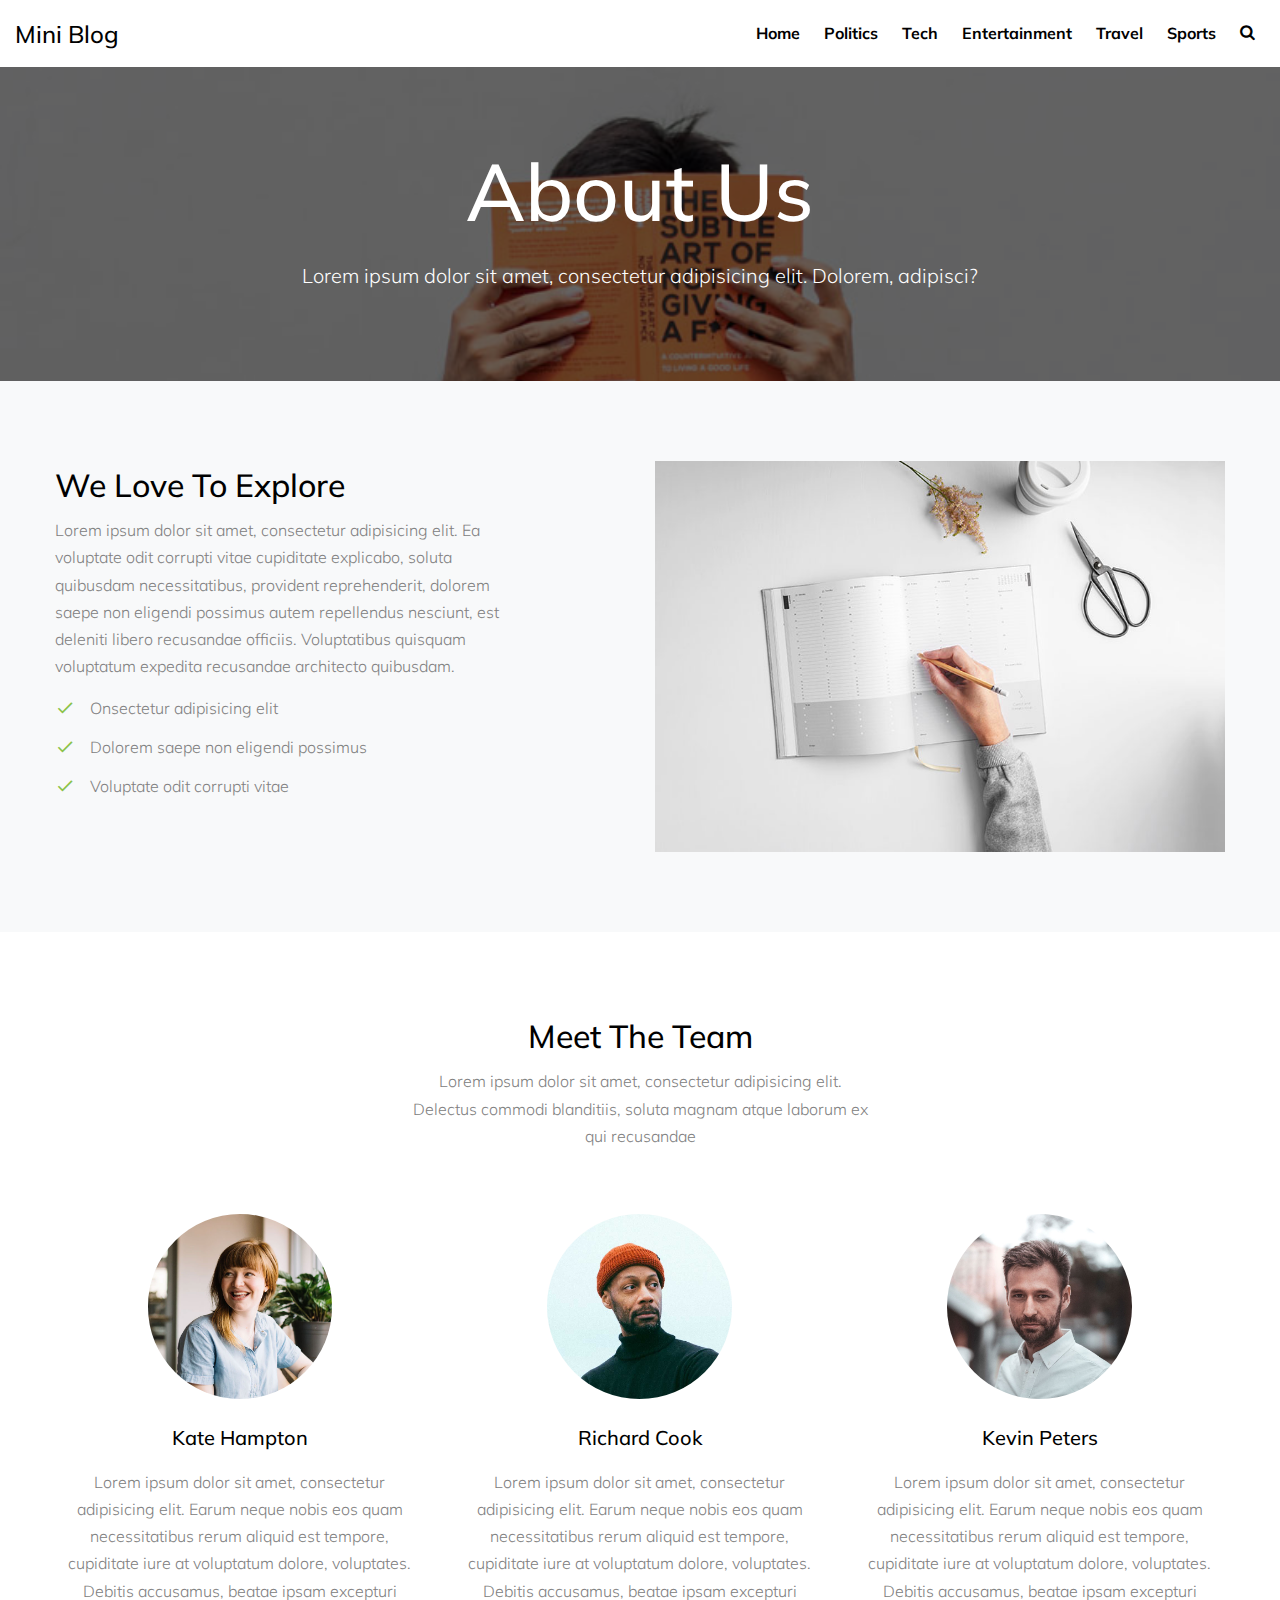
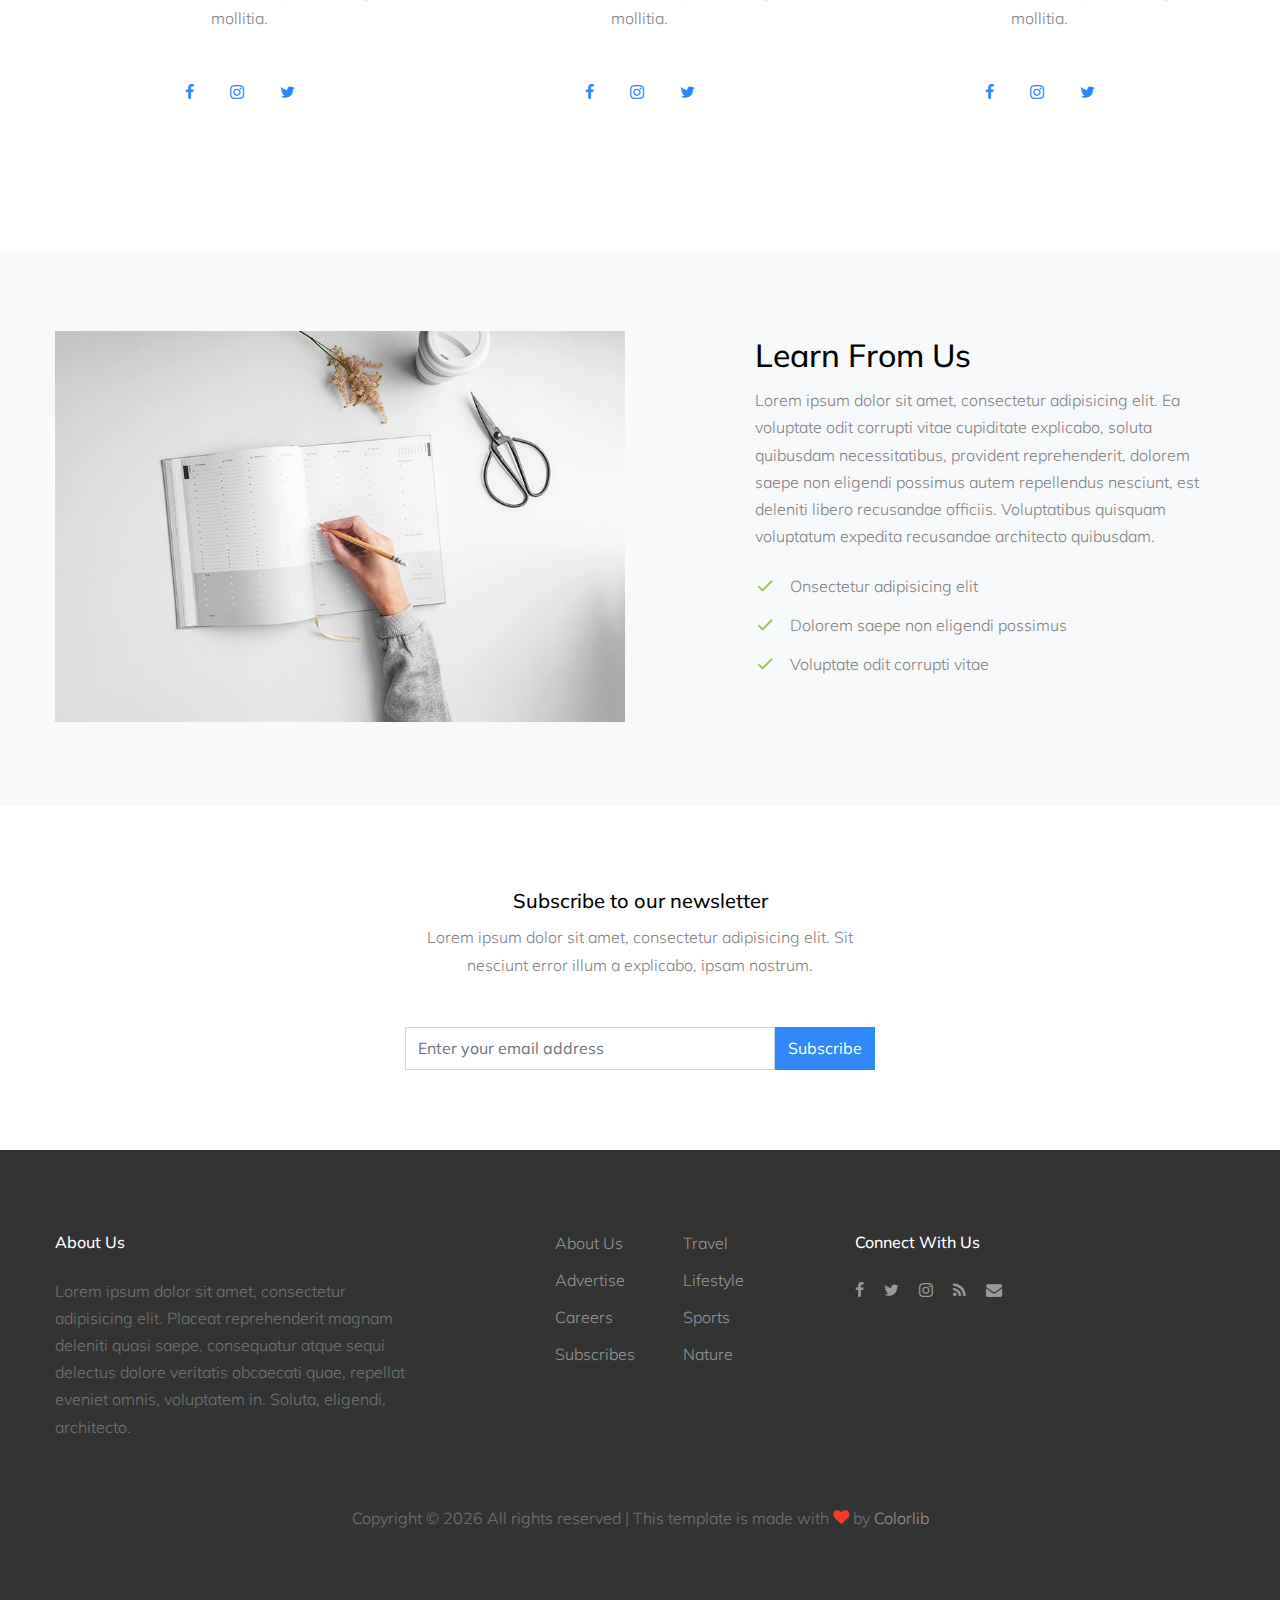
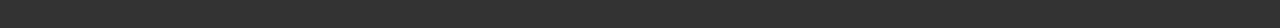
<file: about.html>
<!DOCTYPE html>
<html lang="en">
  <head>
    <title>Mini Blog</title>
    <meta charset="utf-8">
    <meta name="viewport" content="width=device-width, initial-scale=1, shrink-to-fit=no">

    <link href="https://fonts.googleapis.com/css?family=Muli:300,400,700|Playfair+Display:400,700,900" rel="stylesheet">

    <link rel="stylesheet" href="fonts/icomoon/style.css">
    <link rel="stylesheet" href="css/bootstrap.min.css">
    <link rel="stylesheet" href="css/magnific-popup.css">
    <link rel="stylesheet" href="css/jquery-ui.css">
    <link rel="stylesheet" href="css/owl.carousel.min.css">
    <link rel="stylesheet" href="css/owl.theme.default.min.css">
    <link rel="stylesheet" href="css/bootstrap-datepicker.css">
    <link rel="stylesheet" href="fonts/flaticon/font/flaticon.css">
    <link rel="stylesheet" href="css/aos.css">

    <link rel="stylesheet" href="css/style.css">
  </head>
  <body>
  
  <div class="site-wrap">

    <div class="site-mobile-menu">
      <div class="site-mobile-menu-header">
        <div class="site-mobile-menu-close mt-3">
          <span class="icon-close2 js-menu-toggle"></span>
        </div>
      </div>
      <div class="site-mobile-menu-body"></div>
    </div>
    
    <header class="site-navbar" role="banner">
      <div class="container-fluid">
        <div class="row align-items-center">
          
          <div class="col-12 search-form-wrap js-search-form">
            <form method="get" action="#">
              <input type="text" id="s" class="form-control" placeholder="Search...">
              <button class="search-btn" type="submit"><span class="icon-search"></span></button>
            </form>
          </div>

          <div class="col-4 site-logo">
            <a href="index.html" class="text-black h2 mb-0">Mini Blog</a>
          </div>

          <div class="col-8 text-right">
            <nav class="site-navigation" role="navigation">
              <ul class="site-menu js-clone-nav mr-auto d-none d-lg-block mb-0">
                <li><a href="category.html">Home</a></li>
                <li><a href="category.html">Politics</a></li>
                <li><a href="category.html">Tech</a></li>
                <li><a href="category.html">Entertainment</a></li>
                <li><a href="category.html">Travel</a></li>
                <li><a href="category.html">Sports</a></li>
                <li class="d-none d-lg-inline-block"><a href="#" class="js-search-toggle"><span class="icon-search"></span></a></li>
              </ul>
            </nav>
            <a href="#" class="site-menu-toggle js-menu-toggle text-black d-inline-block d-lg-none"><span class="icon-menu h3"></span></a></div>
          </div>

      </div>
    </header>
    
    
    <div class="site-cover site-cover-sm same-height overlay single-page" style="background-image: url('images/img_4.jpg');">
      <div class="container">
        <div class="row same-height justify-content-center">
          <div class="col-md-12 col-lg-10">
            <div class="post-entry text-center">
              <h1 class="">About Us</h1>
              <p class="lead mb-4 text-white">Lorem ipsum dolor sit amet, consectetur adipisicing elit. Dolorem, adipisci?</p>
            </div>
          </div>
        </div>
      </div>
    </div>
    
    
    <div class="site-section bg-light">
      <div class="container">
        <div class="row">
          <div class="col-md-6 order-md-2">
            <img src="images/img_1.jpg" alt="Image" class="img-fluid">
          </div>
          <div class="col-md-5 mr-auto order-md-1">
            <h2>We Love To Explore</h2>
            <p>Lorem ipsum dolor sit amet, consectetur adipisicing elit. Ea voluptate odit corrupti vitae cupiditate explicabo, soluta quibusdam necessitatibus, provident reprehenderit, dolorem saepe non eligendi possimus autem repellendus nesciunt, est deleniti libero recusandae officiis. Voluptatibus quisquam voluptatum expedita recusandae architecto quibusdam.</p>
            <ul class="ul-check list-unstyled success">
              <li>Onsectetur adipisicing elit</li>
              <li>Dolorem saepe non eligendi possimus</li>
              <li>Voluptate odit corrupti vitae</li>
            </ul>
          </div>
        </div>
      </div>
    </div>

    <div class="site-section">
      <div class="container">
        <div class="row mb-5 justify-content-center">
          <div class="col-md-5 text-center">
            <h2>Meet The Team</h2>
            <p>Lorem ipsum dolor sit amet, consectetur adipisicing elit. Delectus commodi blanditiis, soluta magnam atque laborum ex qui recusandae</p>
          </div>
        </div>
        <div class="row">
          <div class="col-md-6 col-lg-4 mb-5 text-center">
            <img src="images/person_1.jpg" alt="Image" class="img-fluid w-50 rounded-circle mb-4">
            <h2 class="mb-3 h5">Kate Hampton</h2>
            <p>Lorem ipsum dolor sit amet, consectetur adipisicing elit. Earum neque nobis eos quam necessitatibus rerum aliquid est tempore, cupiditate iure at voluptatum dolore, voluptates. Debitis accusamus, beatae ipsam excepturi mollitia.</p>

            <p class="mt-5">
              <a href="#" class="p-3"><span class="icon-facebook"></span></a>
              <a href="#" class="p-3"><span class="icon-instagram"></span></a>
              <a href="#" class="p-3"><span class="icon-twitter"></span></a>
            </p>
          </div>

          <div class="col-md-6 col-lg-4 mb-5 text-center">
            <img src="images/person_2.jpg" alt="Image" class="img-fluid w-50 rounded-circle mb-4">
            <h2 class="mb-3 h5">Richard Cook</h2>
            <p>Lorem ipsum dolor sit amet, consectetur adipisicing elit. Earum neque nobis eos quam necessitatibus rerum aliquid est tempore, cupiditate iure at voluptatum dolore, voluptates. Debitis accusamus, beatae ipsam excepturi mollitia.</p>

            <p class="mt-5">
              <a href="#" class="p-3"><span class="icon-facebook"></span></a>
              <a href="#" class="p-3"><span class="icon-instagram"></span></a>
              <a href="#" class="p-3"><span class="icon-twitter"></span></a>
            </p>
          </div>

          <div class="col-md-6 col-lg-4 mb-5 text-center">
            <img src="images/person_3.jpg" alt="Image" class="img-fluid w-50 rounded-circle mb-4">
            <h2 class="mb-3 h5">Kevin Peters</h2>
            <p>Lorem ipsum dolor sit amet, consectetur adipisicing elit. Earum neque nobis eos quam necessitatibus rerum aliquid est tempore, cupiditate iure at voluptatum dolore, voluptates. Debitis accusamus, beatae ipsam excepturi mollitia.</p>

            <p class="mt-5">
              <a href="#" class="p-3"><span class="icon-facebook"></span></a>
              <a href="#" class="p-3"><span class="icon-instagram"></span></a>
              <a href="#" class="p-3"><span class="icon-twitter"></span></a>
            </p>
          </div>
        </div>
      </div>
    </div>
    
    <div class="site-section bg-light">
      <div class="container">
        <div class="row">
          <div class="col-md-6">
            <img src="images/img_1.jpg" alt="Image" class="img-fluid">
          </div>
          <div class="col-md-5 ml-auto">
            <h2>Learn From Us</h2>
            <p class="mb-4">Lorem ipsum dolor sit amet, consectetur adipisicing elit. Ea voluptate odit corrupti vitae cupiditate explicabo, soluta quibusdam necessitatibus, provident reprehenderit, dolorem saepe non eligendi possimus autem repellendus nesciunt, est deleniti libero recusandae officiis. Voluptatibus quisquam voluptatum expedita recusandae architecto quibusdam.</p>
            
            <ul class="ul-check list-unstyled success">
              <li>Onsectetur adipisicing elit</li>
              <li>Dolorem saepe non eligendi possimus</li>
              <li>Voluptate odit corrupti vitae</li>
            </ul>
          </div>
        </div>
      </div>
    </div>


    <div class="site-section bg-white">
      <div class="container">
        <div class="row justify-content-center text-center">
          <div class="col-md-5">
            <div class="subscribe-1 ">
              <h2>Subscribe to our newsletter</h2>
              <p class="mb-5">Lorem ipsum dolor sit amet, consectetur adipisicing elit. Sit nesciunt error illum a explicabo, ipsam nostrum.</p>
              <form action="#" class="d-flex">
                <input type="text" class="form-control" placeholder="Enter your email address">
                <input type="submit" class="btn btn-primary" value="Subscribe">
              </form>
            </div>
          </div>
        </div>
      </div>
    </div>
    
    <div class="site-footer">
      <div class="container">
        <div class="row mb-5">
          <div class="col-md-4">
            <h3 class="footer-heading mb-4">About Us</h3>
            <p>Lorem ipsum dolor sit amet, consectetur adipisicing elit. Placeat reprehenderit magnam deleniti quasi saepe, consequatur atque sequi delectus dolore veritatis obcaecati quae, repellat eveniet omnis, voluptatem in. Soluta, eligendi, architecto.</p>
          </div>
          <div class="col-md-3 ml-auto">
            <!-- <h3 class="footer-heading mb-4">Navigation</h3> -->
            <ul class="list-unstyled float-left mr-5">
              <li><a href="#">About Us</a></li>
              <li><a href="#">Advertise</a></li>
              <li><a href="#">Careers</a></li>
              <li><a href="#">Subscribes</a></li>
            </ul>
            <ul class="list-unstyled float-left">
              <li><a href="#">Travel</a></li>
              <li><a href="#">Lifestyle</a></li>
              <li><a href="#">Sports</a></li>
              <li><a href="#">Nature</a></li>
            </ul>
          </div>
          <div class="col-md-4">
            

            <div>
              <h3 class="footer-heading mb-4">Connect With Us</h3>
              <p>
                <a href="#"><span class="icon-facebook pt-2 pr-2 pb-2 pl-0"></span></a>
                <a href="#"><span class="icon-twitter p-2"></span></a>
                <a href="#"><span class="icon-instagram p-2"></span></a>
                <a href="#"><span class="icon-rss p-2"></span></a>
                <a href="#"><span class="icon-envelope p-2"></span></a>
              </p>
            </div>
          </div>
        </div>
        <div class="row">
          <div class="col-12 text-center">
            <p>
              <!-- Link back to Colorlib can't be removed. Template is licensed under CC BY 3.0. -->
              Copyright &copy; <script>document.write(new Date().getFullYear());</script> All rights reserved | This template is made with <i class="icon-heart text-danger" aria-hidden="true"></i> by <a href="https://colorlib.com" target="_blank" >Colorlib</a>
              <!-- Link back to Colorlib can't be removed. Template is licensed under CC BY 3.0. -->
              </p>
          </div>
        </div>
      </div>
    </div>
    
  </div>

  <script src="js/jquery-3.3.1.min.js"></script>
  <script src="js/jquery-migrate-3.0.1.min.js"></script>
  <script src="js/jquery-ui.js"></script>
  <script src="js/popper.min.js"></script>
  <script src="js/bootstrap.min.js"></script>
  <script src="js/owl.carousel.min.js"></script>
  <script src="js/jquery.stellar.min.js"></script>
  <script src="js/jquery.countdown.min.js"></script>
  <script src="js/jquery.magnific-popup.min.js"></script>
  <script src="js/bootstrap-datepicker.min.js"></script>
  <script src="js/aos.js"></script>

  <script src="js/main.js"></script>

 
  </body>
</html>
</file>
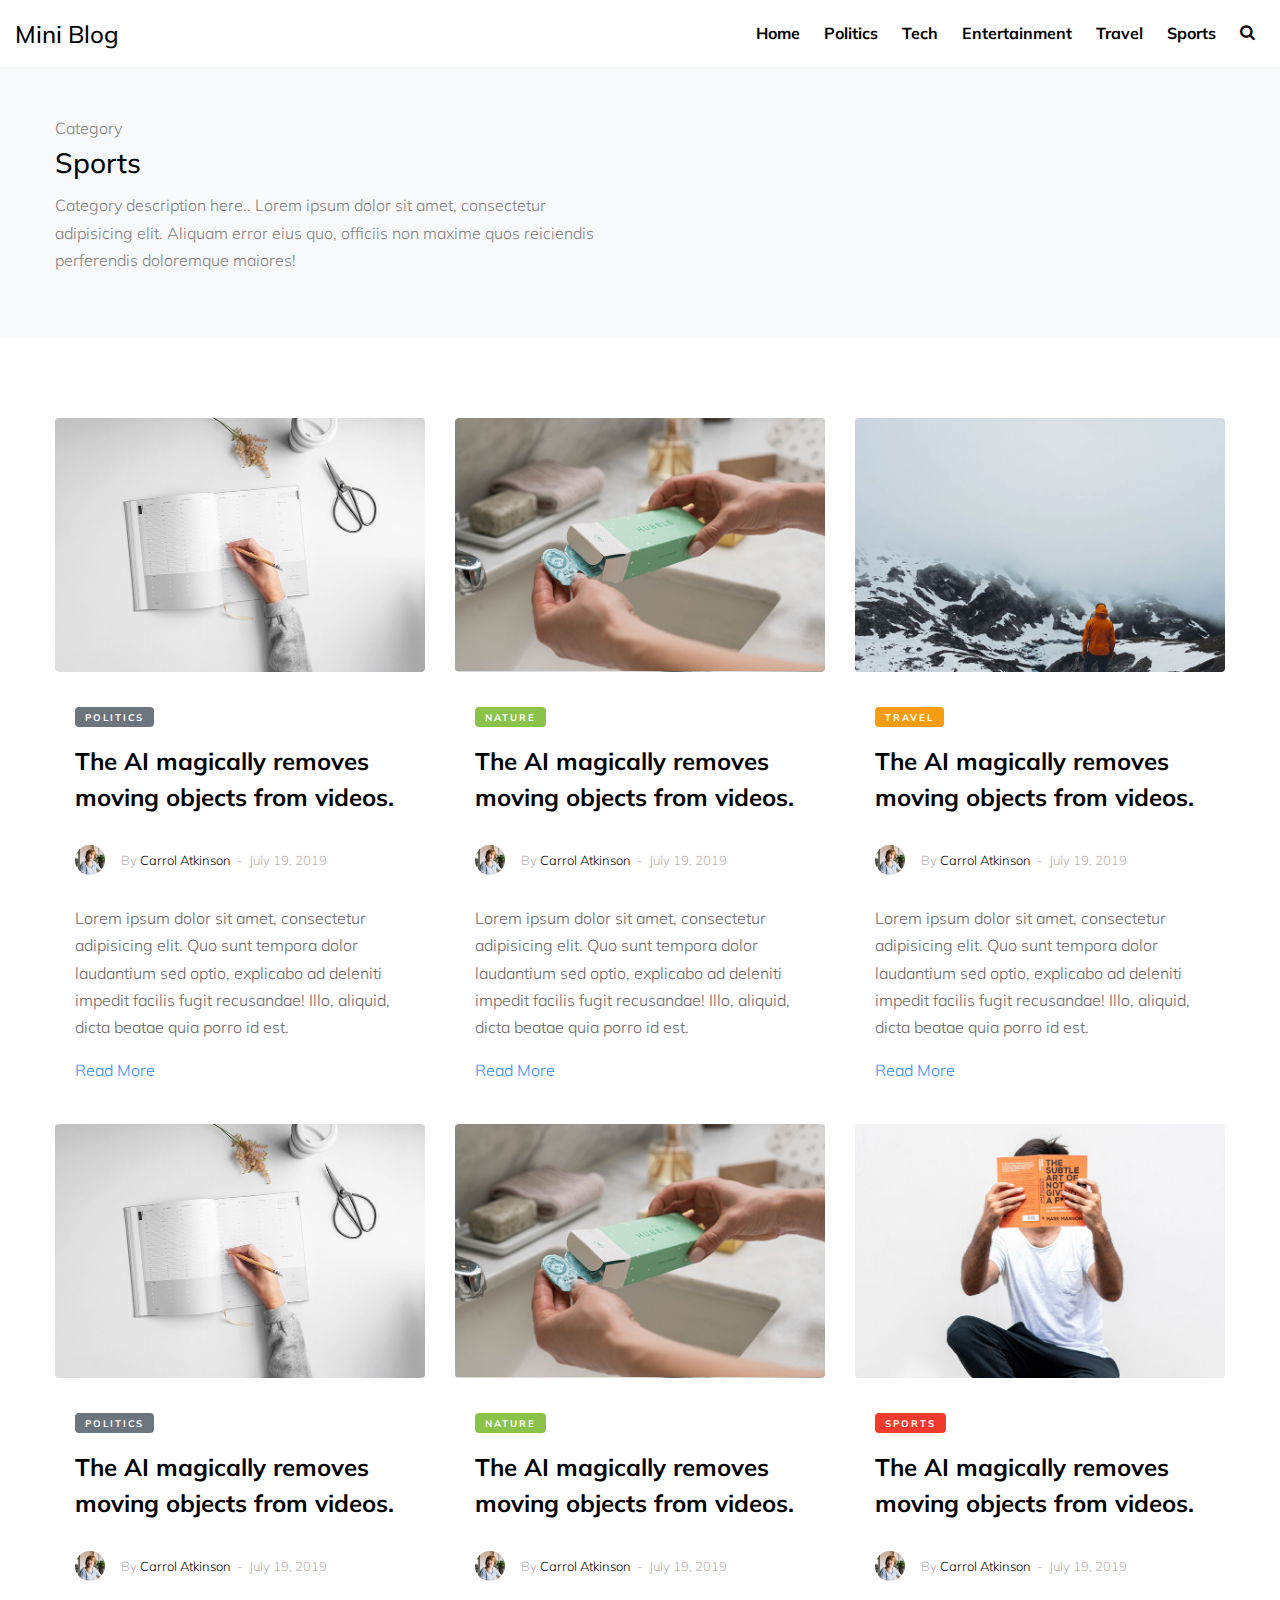
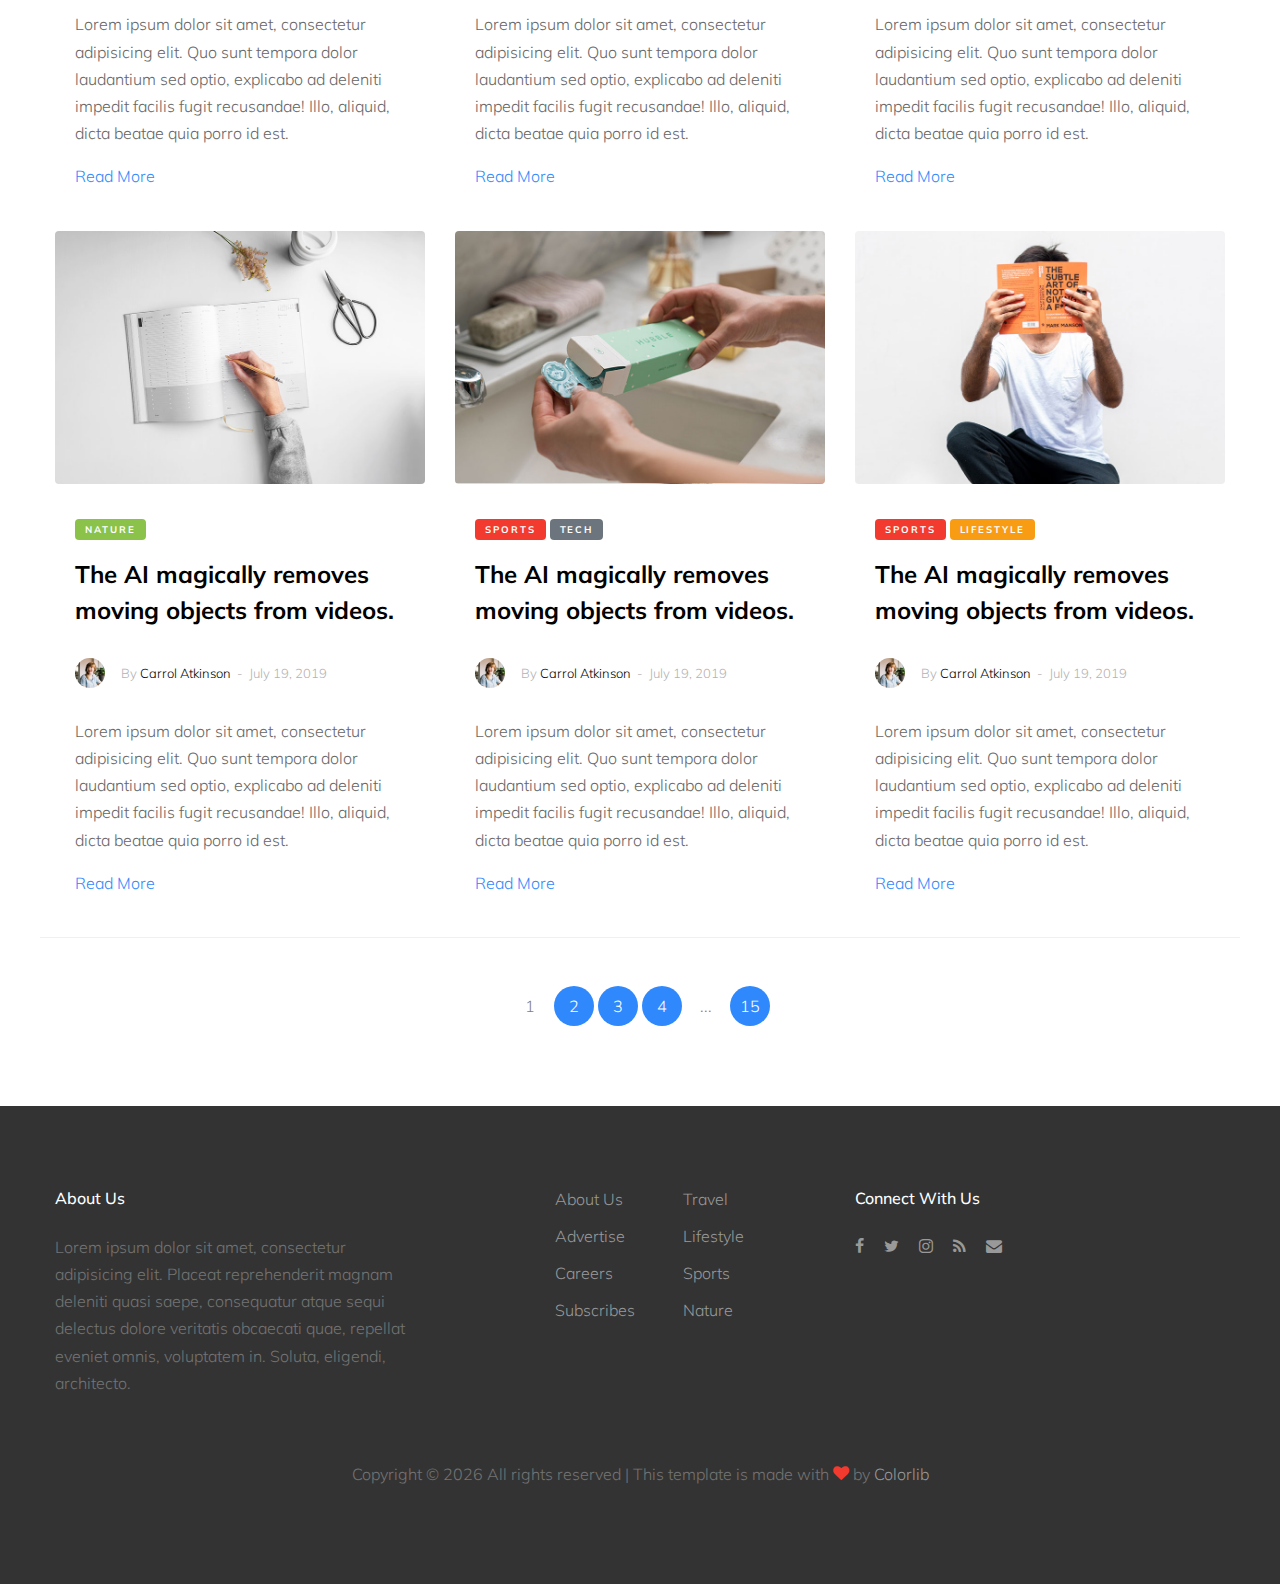
<file: category.html>
<!DOCTYPE html>
<html lang="en">
  <head>
    <title>Mini Blog</title>
    <meta charset="utf-8">
    <meta name="viewport" content="width=device-width, initial-scale=1, shrink-to-fit=no">

    <link href="https://fonts.googleapis.com/css?family=Muli:300,400,700|Playfair+Display:400,700,900" rel="stylesheet">

    <link rel="stylesheet" href="fonts/icomoon/style.css">
    <link rel="stylesheet" href="css/bootstrap.min.css">
    <link rel="stylesheet" href="css/magnific-popup.css">
    <link rel="stylesheet" href="css/jquery-ui.css">
    <link rel="stylesheet" href="css/owl.carousel.min.css">
    <link rel="stylesheet" href="css/owl.theme.default.min.css">
    <link rel="stylesheet" href="css/bootstrap-datepicker.css">
    <link rel="stylesheet" href="fonts/flaticon/font/flaticon.css">
    <link rel="stylesheet" href="css/aos.css">

    <link rel="stylesheet" href="css/style.css">
  </head>
  <body>
  
  <div class="site-wrap">

    <div class="site-mobile-menu">
      <div class="site-mobile-menu-header">
        <div class="site-mobile-menu-close mt-3">
          <span class="icon-close2 js-menu-toggle"></span>
        </div>
      </div>
      <div class="site-mobile-menu-body"></div>
    </div>
    
    <header class="site-navbar" role="banner">
      <div class="container-fluid">
        <div class="row align-items-center">
          
          <div class="col-12 search-form-wrap js-search-form">
            <form method="get" action="#">
              <input type="text" id="s" class="form-control" placeholder="Search...">
              <button class="search-btn" type="submit"><span class="icon-search"></span></button>
            </form>
          </div>

          <div class="col-4 site-logo">
            <a href="index.html" class="text-black h2 mb-0">Mini Blog</a>
          </div>

          <div class="col-8 text-right">
            <nav class="site-navigation" role="navigation">
              <ul class="site-menu js-clone-nav mr-auto d-none d-lg-block mb-0">
                <li><a href="category.html">Home</a></li>
                <li><a href="category.html">Politics</a></li>
                <li><a href="category.html">Tech</a></li>
                <li><a href="category.html">Entertainment</a></li>
                <li><a href="category.html">Travel</a></li>
                <li><a href="category.html">Sports</a></li>
                <li class="d-none d-lg-inline-block"><a href="#" class="js-search-toggle"><span class="icon-search"></span></a></li>
              </ul>
            </nav>
            <a href="#" class="site-menu-toggle js-menu-toggle text-black d-inline-block d-lg-none"><span class="icon-menu h3"></span></a></div>
          </div>

      </div>
    </header>
    
    
    <div class="py-5 bg-light">
      <div class="container">
        <div class="row">
          <div class="col-md-6">
            <span>Category</span>
            <h3>Sports</h3>
            <p>Category description here.. Lorem ipsum dolor sit amet, consectetur adipisicing elit. Aliquam error eius quo, officiis non maxime quos reiciendis perferendis doloremque maiores!</p>
          </div>
        </div>
      </div>
    </div>

    <div class="site-section bg-white">
      <div class="container">
        <div class="row">
          <div class="col-lg-4 mb-4">
            <div class="entry2">
              <a href="single.html"><img src="images/img_1.jpg" alt="Image" class="img-fluid rounded"></a>
              <div class="excerpt">
              <span class="post-category text-white bg-secondary mb-3">Politics</span>

              <h2><a href="single.html">The AI magically removes moving objects from videos.</a></h2>
              <div class="post-meta align-items-center text-left clearfix">
                <figure class="author-figure mb-0 mr-3 float-left"><img src="images/person_1.jpg" alt="Image" class="img-fluid"></figure>
                <span class="d-inline-block mt-1">By <a href="#">Carrol Atkinson</a></span>
                <span>&nbsp;-&nbsp; July 19, 2019</span>
              </div>
              
                <p>Lorem ipsum dolor sit amet, consectetur adipisicing elit. Quo sunt tempora dolor laudantium sed optio, explicabo ad deleniti impedit facilis fugit recusandae! Illo, aliquid, dicta beatae quia porro id est.</p>
                <p><a href="#">Read More</a></p>
              </div>
            </div>
          </div>
          <div class="col-lg-4 mb-4">
            <div class="entry2">
              <a href="single.html"><img src="images/img_2.jpg" alt="Image" class="img-fluid rounded"></a>
              <div class="excerpt">
              <span class="post-category text-white bg-success mb-3">Nature</span>

              <h2><a href="single.html">The AI magically removes moving objects from videos.</a></h2>
              <div class="post-meta align-items-center text-left clearfix">
                <figure class="author-figure mb-0 mr-3 float-left"><img src="images/person_1.jpg" alt="Image" class="img-fluid"></figure>
                <span class="d-inline-block mt-1">By <a href="#">Carrol Atkinson</a></span>
                <span>&nbsp;-&nbsp; July 19, 2019</span>
              </div>
              
                <p>Lorem ipsum dolor sit amet, consectetur adipisicing elit. Quo sunt tempora dolor laudantium sed optio, explicabo ad deleniti impedit facilis fugit recusandae! Illo, aliquid, dicta beatae quia porro id est.</p>
                <p><a href="#">Read More</a></p>
              </div>
            </div>
          </div>
          <div class="col-lg-4 mb-4">
            <div class="entry2">
              <a href="single.html"><img src="images/img_3.jpg" alt="Image" class="img-fluid rounded"></a>
              <div class="excerpt">
              <span class="post-category text-white bg-warning mb-3">Travel</span>

              <h2><a href="single.html">The AI magically removes moving objects from videos.</a></h2>
              <div class="post-meta align-items-center text-left clearfix">
                <figure class="author-figure mb-0 mr-3 float-left"><img src="images/person_1.jpg" alt="Image" class="img-fluid"></figure>
                <span class="d-inline-block mt-1">By <a href="#">Carrol Atkinson</a></span>
                <span>&nbsp;-&nbsp; July 19, 2019</span>
              </div>
              
                <p>Lorem ipsum dolor sit amet, consectetur adipisicing elit. Quo sunt tempora dolor laudantium sed optio, explicabo ad deleniti impedit facilis fugit recusandae! Illo, aliquid, dicta beatae quia porro id est.</p>
                <p><a href="#">Read More</a></p>
              </div>
            </div>
          </div>


          <div class="col-lg-4 mb-4">
            <div class="entry2">
              <a href="single.html"><img src="images/img_1.jpg" alt="Image" class="img-fluid rounded"></a>
              <div class="excerpt">
              <span class="post-category text-white bg-secondary mb-3">Politics</span>

              <h2><a href="single.html">The AI magically removes moving objects from videos.</a></h2>
              <div class="post-meta align-items-center text-left clearfix">
                <figure class="author-figure mb-0 mr-3 float-left"><img src="images/person_1.jpg" alt="Image" class="img-fluid"></figure>
                <span class="d-inline-block mt-1">By <a href="#">Carrol Atkinson</a></span>
                <span>&nbsp;-&nbsp; July 19, 2019</span>
              </div>
              
                <p>Lorem ipsum dolor sit amet, consectetur adipisicing elit. Quo sunt tempora dolor laudantium sed optio, explicabo ad deleniti impedit facilis fugit recusandae! Illo, aliquid, dicta beatae quia porro id est.</p>
                <p><a href="#">Read More</a></p>
              </div>
            </div>
          </div>
          <div class="col-lg-4 mb-4">
            <div class="entry2">
              <a href="single.html"><img src="images/img_2.jpg" alt="Image" class="img-fluid rounded"></a>
              <div class="excerpt">
              <span class="post-category text-white bg-success mb-3">Nature</span>

              <h2><a href="single.html">The AI magically removes moving objects from videos.</a></h2>
              <div class="post-meta align-items-center text-left clearfix">
                <figure class="author-figure mb-0 mr-3 float-left"><img src="images/person_1.jpg" alt="Image" class="img-fluid"></figure>
                <span class="d-inline-block mt-1">By <a href="#">Carrol Atkinson</a></span>
                <span>&nbsp;-&nbsp; July 19, 2019</span>
              </div>
              
                <p>Lorem ipsum dolor sit amet, consectetur adipisicing elit. Quo sunt tempora dolor laudantium sed optio, explicabo ad deleniti impedit facilis fugit recusandae! Illo, aliquid, dicta beatae quia porro id est.</p>
                <p><a href="#">Read More</a></p>
              </div>
            </div>
          </div>
          <div class="col-lg-4 mb-4">
            <div class="entry2">
              <a href="single.html"><img src="images/img_4.jpg" alt="Image" class="img-fluid rounded"></a>
              <div class="excerpt">
              <span class="post-category text-white bg-danger mb-3">Sports</span>

              <h2><a href="single.html">The AI magically removes moving objects from videos.</a></h2>
              <div class="post-meta align-items-center text-left clearfix">
                <figure class="author-figure mb-0 mr-3 float-left"><img src="images/person_1.jpg" alt="Image" class="img-fluid"></figure>
                <span class="d-inline-block mt-1">By <a href="#">Carrol Atkinson</a></span>
                <span>&nbsp;-&nbsp; July 19, 2019</span>
              </div>
              
                <p>Lorem ipsum dolor sit amet, consectetur adipisicing elit. Quo sunt tempora dolor laudantium sed optio, explicabo ad deleniti impedit facilis fugit recusandae! Illo, aliquid, dicta beatae quia porro id est.</p>
                <p><a href="#">Read More</a></p>
              </div>
            </div>
          </div>


          <div class="col-lg-4 mb-4">
            <div class="entry2">
              <a href="single.html"><img src="images/img_1.jpg" alt="Image" class="img-fluid rounded"></a>
              <div class="excerpt">
              <span class="post-category text-white bg-success mb-3">Nature</span>

              <h2><a href="single.html">The AI magically removes moving objects from videos.</a></h2>
              <div class="post-meta align-items-center text-left clearfix">
                <figure class="author-figure mb-0 mr-3 float-left"><img src="images/person_1.jpg" alt="Image" class="img-fluid"></figure>
                <span class="d-inline-block mt-1">By <a href="#">Carrol Atkinson</a></span>
                <span>&nbsp;-&nbsp; July 19, 2019</span>
              </div>
              
                <p>Lorem ipsum dolor sit amet, consectetur adipisicing elit. Quo sunt tempora dolor laudantium sed optio, explicabo ad deleniti impedit facilis fugit recusandae! Illo, aliquid, dicta beatae quia porro id est.</p>
                <p><a href="#">Read More</a></p>
              </div>
            </div>
          </div>
          <div class="col-lg-4 mb-4">
            <div class="entry2">
              <a href="single.html"><img src="images/img_2.jpg" alt="Image" class="img-fluid rounded"></a>
              <div class="excerpt">
              <span class="post-category text-white bg-danger mb-3">Sports</span>
              <span class="post-category text-white bg-secondary mb-3">Tech</span>

              <h2><a href="single.html">The AI magically removes moving objects from videos.</a></h2>
              <div class="post-meta align-items-center text-left clearfix">
                <figure class="author-figure mb-0 mr-3 float-left"><img src="images/person_1.jpg" alt="Image" class="img-fluid"></figure>
                <span class="d-inline-block mt-1">By <a href="#">Carrol Atkinson</a></span>
                <span>&nbsp;-&nbsp; July 19, 2019</span>
              </div>
                <p>Lorem ipsum dolor sit amet, consectetur adipisicing elit. Quo sunt tempora dolor laudantium sed optio, explicabo ad deleniti impedit facilis fugit recusandae! Illo, aliquid, dicta beatae quia porro id est.</p>
                <p><a href="#">Read More</a></p>
              </div>
            </div>
          </div>
          <div class="col-lg-4 mb-4">
            <div class="entry2">
              <a href="single.html"><img src="images/img_4.jpg" alt="Image" class="img-fluid rounded"></a>
              <div class="excerpt">
              <span class="post-category text-white bg-danger mb-3">Sports</span>
              <span class="post-category text-white bg-warning mb-3">Lifestyle</span>

              <h2><a href="single.html">The AI magically removes moving objects from videos.</a></h2>
              <div class="post-meta align-items-center text-left clearfix">
                <figure class="author-figure mb-0 mr-3 float-left"><img src="images/person_1.jpg" alt="Image" class="img-fluid"></figure>
                <span class="d-inline-block mt-1">By <a href="#">Carrol Atkinson</a></span>
                <span>&nbsp;-&nbsp; July 19, 2019</span>
              </div>
              
                <p>Lorem ipsum dolor sit amet, consectetur adipisicing elit. Quo sunt tempora dolor laudantium sed optio, explicabo ad deleniti impedit facilis fugit recusandae! Illo, aliquid, dicta beatae quia porro id est.</p>
                <p><a href="#">Read More</a></p>
              </div>
            </div>
          </div>
        </div>
        <div class="row text-center pt-5 border-top">
          <div class="col-md-12">
            <div class="custom-pagination">
              <span>1</span>
              <a href="#">2</a>
              <a href="#">3</a>
              <a href="#">4</a>
              <span>...</span>
              <a href="#">15</a>
            </div>
          </div>
      </div>
    </div>
  </div>
    
    
    
    <div class="site-footer">
      <div class="container">
        <div class="row mb-5">
          <div class="col-md-4">
            <h3 class="footer-heading mb-4">About Us</h3>
            <p>Lorem ipsum dolor sit amet, consectetur adipisicing elit. Placeat reprehenderit magnam deleniti quasi saepe, consequatur atque sequi delectus dolore veritatis obcaecati quae, repellat eveniet omnis, voluptatem in. Soluta, eligendi, architecto.</p>
          </div>
          <div class="col-md-3 ml-auto">
            <!-- <h3 class="footer-heading mb-4">Navigation</h3> -->
            <ul class="list-unstyled float-left mr-5">
              <li><a href="#">About Us</a></li>
              <li><a href="#">Advertise</a></li>
              <li><a href="#">Careers</a></li>
              <li><a href="#">Subscribes</a></li>
            </ul>
            <ul class="list-unstyled float-left">
              <li><a href="#">Travel</a></li>
              <li><a href="#">Lifestyle</a></li>
              <li><a href="#">Sports</a></li>
              <li><a href="#">Nature</a></li>
            </ul>
          </div>
          <div class="col-md-4">
            

            <div>
              <h3 class="footer-heading mb-4">Connect With Us</h3>
              <p>
                <a href="#"><span class="icon-facebook pt-2 pr-2 pb-2 pl-0"></span></a>
                <a href="#"><span class="icon-twitter p-2"></span></a>
                <a href="#"><span class="icon-instagram p-2"></span></a>
                <a href="#"><span class="icon-rss p-2"></span></a>
                <a href="#"><span class="icon-envelope p-2"></span></a>
              </p>
            </div>
          </div>
        </div>
        <div class="row">
          <div class="col-12 text-center">
            <p>
              <!-- Link back to Colorlib can't be removed. Template is licensed under CC BY 3.0. -->
              Copyright &copy; <script>document.write(new Date().getFullYear());</script> All rights reserved | This template is made with <i class="icon-heart text-danger" aria-hidden="true"></i> by <a href="https://colorlib.com" target="_blank" >Colorlib</a>
              <!-- Link back to Colorlib can't be removed. Template is licensed under CC BY 3.0. -->
              </p>
          </div>
        </div>
      </div>
    </div>
    
  </div>

  <script src="js/jquery-3.3.1.min.js"></script>
  <script src="js/jquery-migrate-3.0.1.min.js"></script>
  <script src="js/jquery-ui.js"></script>
  <script src="js/popper.min.js"></script>
  <script src="js/bootstrap.min.js"></script>
  <script src="js/owl.carousel.min.js"></script>
  <script src="js/jquery.stellar.min.js"></script>
  <script src="js/jquery.countdown.min.js"></script>
  <script src="js/jquery.magnific-popup.min.js"></script>
  <script src="js/bootstrap-datepicker.min.js"></script>
  <script src="js/aos.js"></script>

  <script src="js/main.js"></script>


    
  </body>
</html>
</file>
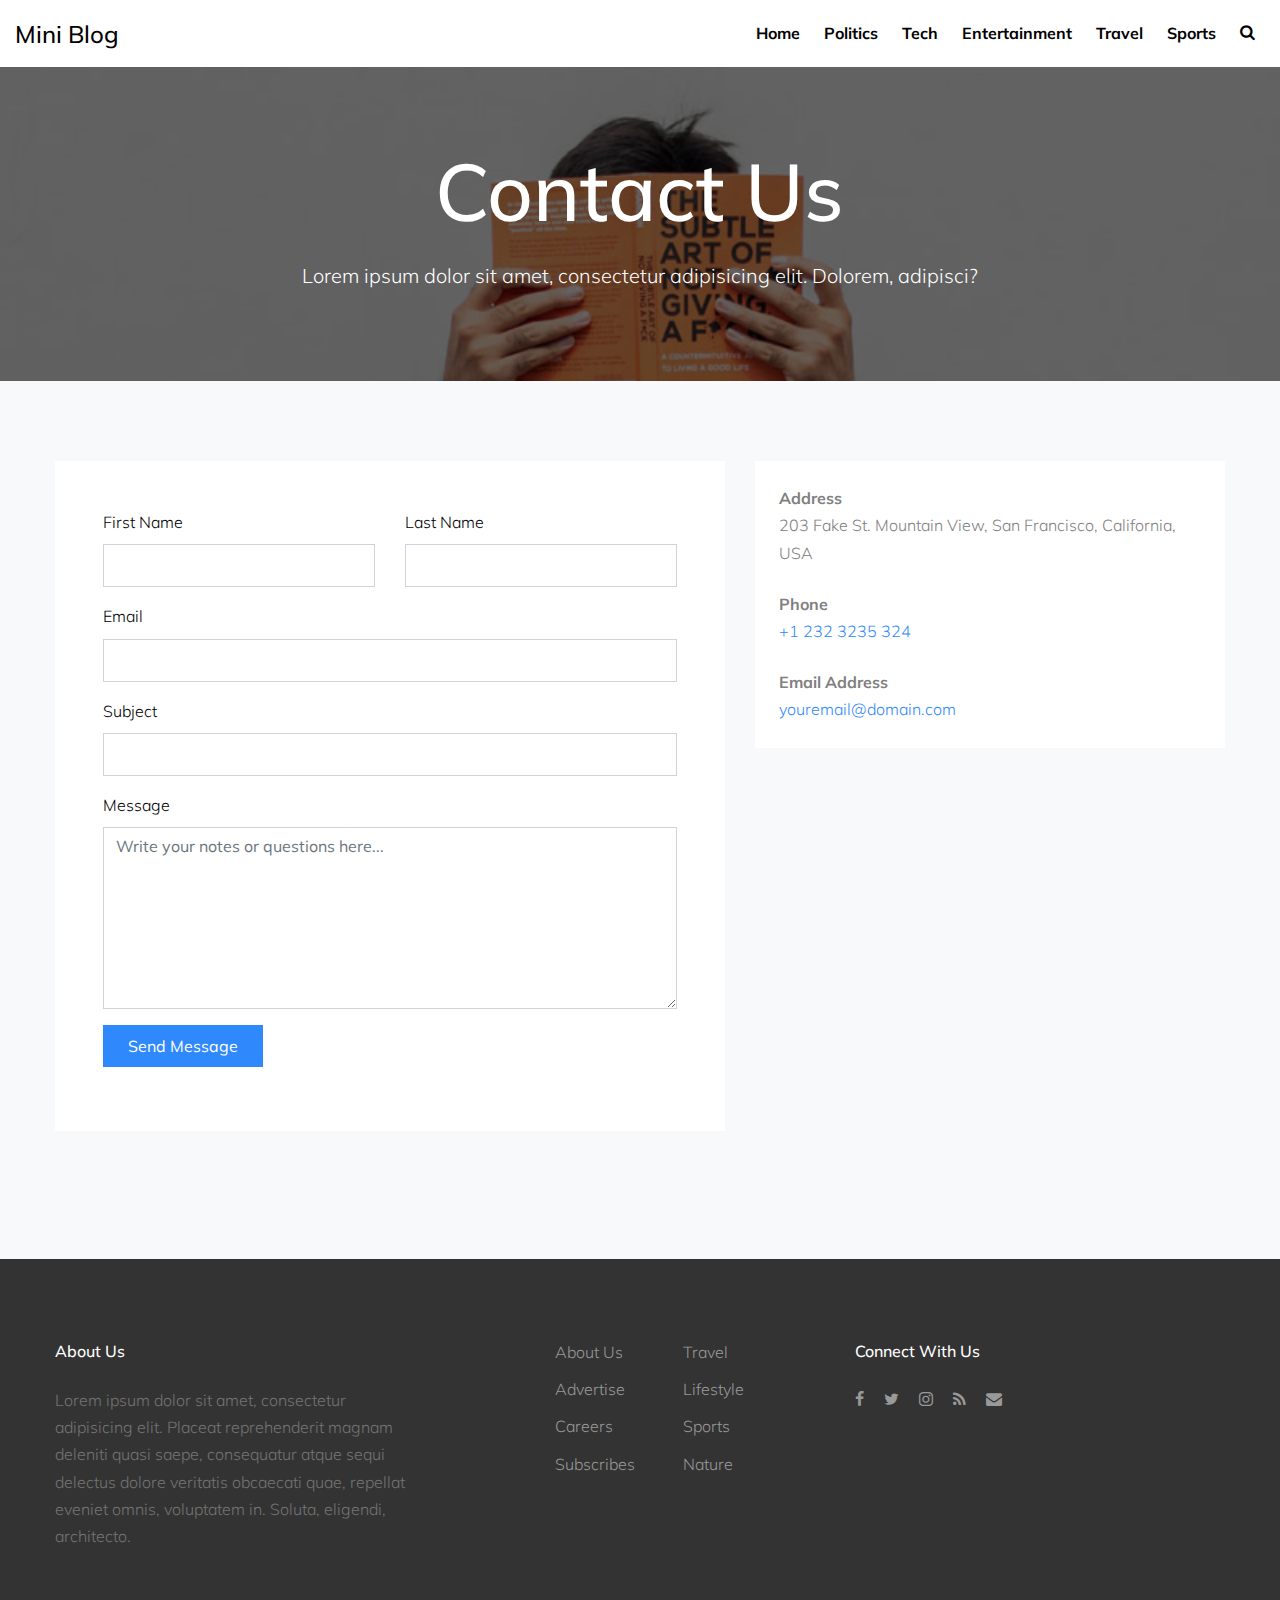
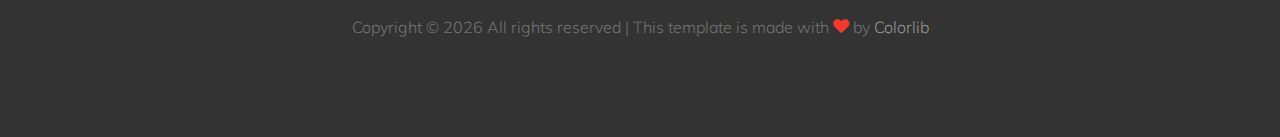
<file: contact.html>
<!DOCTYPE html>
<html lang="en">
  <head>
    <title>Mini Blog</title>
    <meta charset="utf-8">
    <meta name="viewport" content="width=device-width, initial-scale=1, shrink-to-fit=no">

    <link href="https://fonts.googleapis.com/css?family=Muli:300,400,700|Playfair+Display:400,700,900" rel="stylesheet">

    <link rel="stylesheet" href="fonts/icomoon/style.css">
    <link rel="stylesheet" href="css/bootstrap.min.css">
    <link rel="stylesheet" href="css/magnific-popup.css">
    <link rel="stylesheet" href="css/jquery-ui.css">
    <link rel="stylesheet" href="css/owl.carousel.min.css">
    <link rel="stylesheet" href="css/owl.theme.default.min.css">
    <link rel="stylesheet" href="css/bootstrap-datepicker.css">
    <link rel="stylesheet" href="fonts/flaticon/font/flaticon.css">
    <link rel="stylesheet" href="css/aos.css">

    <link rel="stylesheet" href="css/style.css">
  </head>
  <body>
  
  <div class="site-wrap">

    <div class="site-mobile-menu">
      <div class="site-mobile-menu-header">
        <div class="site-mobile-menu-close mt-3">
          <span class="icon-close2 js-menu-toggle"></span>
        </div>
      </div>
      <div class="site-mobile-menu-body"></div>
    </div>
    
    <header class="site-navbar" role="banner">
      <div class="container-fluid">
        <div class="row align-items-center">
          
          <div class="col-12 search-form-wrap js-search-form">
            <form method="get" action="#">
              <input type="text" id="s" class="form-control" placeholder="Search...">
              <button class="search-btn" type="submit"><span class="icon-search"></span></button>
            </form>
          </div>

          <div class="col-4 site-logo">
            <a href="index.html" class="text-black h2 mb-0">Mini Blog</a>
          </div>

          <div class="col-8 text-right">
            <nav class="site-navigation" role="navigation">
              <ul class="site-menu js-clone-nav mr-auto d-none d-lg-block mb-0">
                <li><a href="category.html">Home</a></li>
                <li><a href="category.html">Politics</a></li>
                <li><a href="category.html">Tech</a></li>
                <li><a href="category.html">Entertainment</a></li>
                <li><a href="category.html">Travel</a></li>
                <li><a href="category.html">Sports</a></li>
                <li class="d-none d-lg-inline-block"><a href="#" class="js-search-toggle"><span class="icon-search"></span></a></li>
              </ul>
            </nav>
            <a href="#" class="site-menu-toggle js-menu-toggle text-black d-inline-block d-lg-none"><span class="icon-menu h3"></span></a></div>
          </div>

      </div>
    </header>
    
    
    <div class="site-cover site-cover-sm same-height overlay single-page" style="background-image: url('images/img_4.jpg');">
      <div class="container">
        <div class="row same-height justify-content-center">
          <div class="col-md-12 col-lg-10">
            <div class="post-entry text-center">
              <h1 class="">Contact Us</h1>
              <p class="lead mb-4 text-white">Lorem ipsum dolor sit amet, consectetur adipisicing elit. Dolorem, adipisci?</p>
            </div>
          </div>
        </div>
      </div>
    </div>
    
    
    <div class="site-section bg-light">
      <div class="container">
        <div class="row">
          <div class="col-md-7 mb-5">

            

            <form action="#" class="p-5 bg-white">
             

              <div class="row form-group">
                <div class="col-md-6 mb-3 mb-md-0">
                  <label class="text-black" for="fname">First Name</label>
                  <input type="text" id="fname" class="form-control">
                </div>
                <div class="col-md-6">
                  <label class="text-black" for="lname">Last Name</label>
                  <input type="text" id="lname" class="form-control">
                </div>
              </div>

              <div class="row form-group">
                
                <div class="col-md-12">
                  <label class="text-black" for="email">Email</label> 
                  <input type="email" id="email" class="form-control">
                </div>
              </div>

              <div class="row form-group">
                
                <div class="col-md-12">
                  <label class="text-black" for="subject">Subject</label> 
                  <input type="subject" id="subject" class="form-control">
                </div>
              </div>

              <div class="row form-group">
                <div class="col-md-12">
                  <label class="text-black" for="message">Message</label> 
                  <textarea name="message" id="message" cols="30" rows="7" class="form-control" placeholder="Write your notes or questions here..."></textarea>
                </div>
              </div>

              <div class="row form-group">
                <div class="col-md-12">
                  <input type="submit" value="Send Message" class="btn btn-primary py-2 px-4 text-white">
                </div>
              </div>

  
            </form>
          </div>
          <div class="col-md-5">
            
            <div class="p-4 mb-3 bg-white">
              <p class="mb-0 font-weight-bold">Address</p>
              <p class="mb-4">203 Fake St. Mountain View, San Francisco, California, USA</p>

              <p class="mb-0 font-weight-bold">Phone</p>
              <p class="mb-4"><a href="#">+1 232 3235 324</a></p>

              <p class="mb-0 font-weight-bold">Email Address</p>
              <p class="mb-0"><a href="#">youremail@domain.com</a></p>

            </div>

          </div>
        </div>
      </div>
    </div>
    
    
    <div class="site-footer">
      <div class="container">
        <div class="row mb-5">
          <div class="col-md-4">
            <h3 class="footer-heading mb-4">About Us</h3>
            <p>Lorem ipsum dolor sit amet, consectetur adipisicing elit. Placeat reprehenderit magnam deleniti quasi saepe, consequatur atque sequi delectus dolore veritatis obcaecati quae, repellat eveniet omnis, voluptatem in. Soluta, eligendi, architecto.</p>
          </div>
          <div class="col-md-3 ml-auto">
            <!-- <h3 class="footer-heading mb-4">Navigation</h3> -->
            <ul class="list-unstyled float-left mr-5">
              <li><a href="#">About Us</a></li>
              <li><a href="#">Advertise</a></li>
              <li><a href="#">Careers</a></li>
              <li><a href="#">Subscribes</a></li>
            </ul>
            <ul class="list-unstyled float-left">
              <li><a href="#">Travel</a></li>
              <li><a href="#">Lifestyle</a></li>
              <li><a href="#">Sports</a></li>
              <li><a href="#">Nature</a></li>
            </ul>
          </div>
          <div class="col-md-4">
            

            <div>
              <h3 class="footer-heading mb-4">Connect With Us</h3>
              <p>
                <a href="#"><span class="icon-facebook pt-2 pr-2 pb-2 pl-0"></span></a>
                <a href="#"><span class="icon-twitter p-2"></span></a>
                <a href="#"><span class="icon-instagram p-2"></span></a>
                <a href="#"><span class="icon-rss p-2"></span></a>
                <a href="#"><span class="icon-envelope p-2"></span></a>
              </p>
            </div>
          </div>
        </div>
        <div class="row">
          <div class="col-12 text-center">
            <p>
              <!-- Link back to Colorlib can't be removed. Template is licensed under CC BY 3.0. -->
              Copyright &copy; <script>document.write(new Date().getFullYear());</script> All rights reserved | This template is made with <i class="icon-heart text-danger" aria-hidden="true"></i> by <a href="https://colorlib.com" target="_blank" >Colorlib</a>
              <!-- Link back to Colorlib can't be removed. Template is licensed under CC BY 3.0. -->
              </p>
          </div>
        </div>
      </div>
    </div>
    
  </div>

  <script src="js/jquery-3.3.1.min.js"></script>
  <script src="js/jquery-migrate-3.0.1.min.js"></script>
  <script src="js/jquery-ui.js"></script>
  <script src="js/popper.min.js"></script>
  <script src="js/bootstrap.min.js"></script>
  <script src="js/owl.carousel.min.js"></script>
  <script src="js/jquery.stellar.min.js"></script>
  <script src="js/jquery.countdown.min.js"></script>
  <script src="js/jquery.magnific-popup.min.js"></script>
  <script src="js/bootstrap-datepicker.min.js"></script>
  <script src="js/aos.js"></script>

  <script src="js/main.js"></script>


</script>
    
  </body>
</html>
</file>
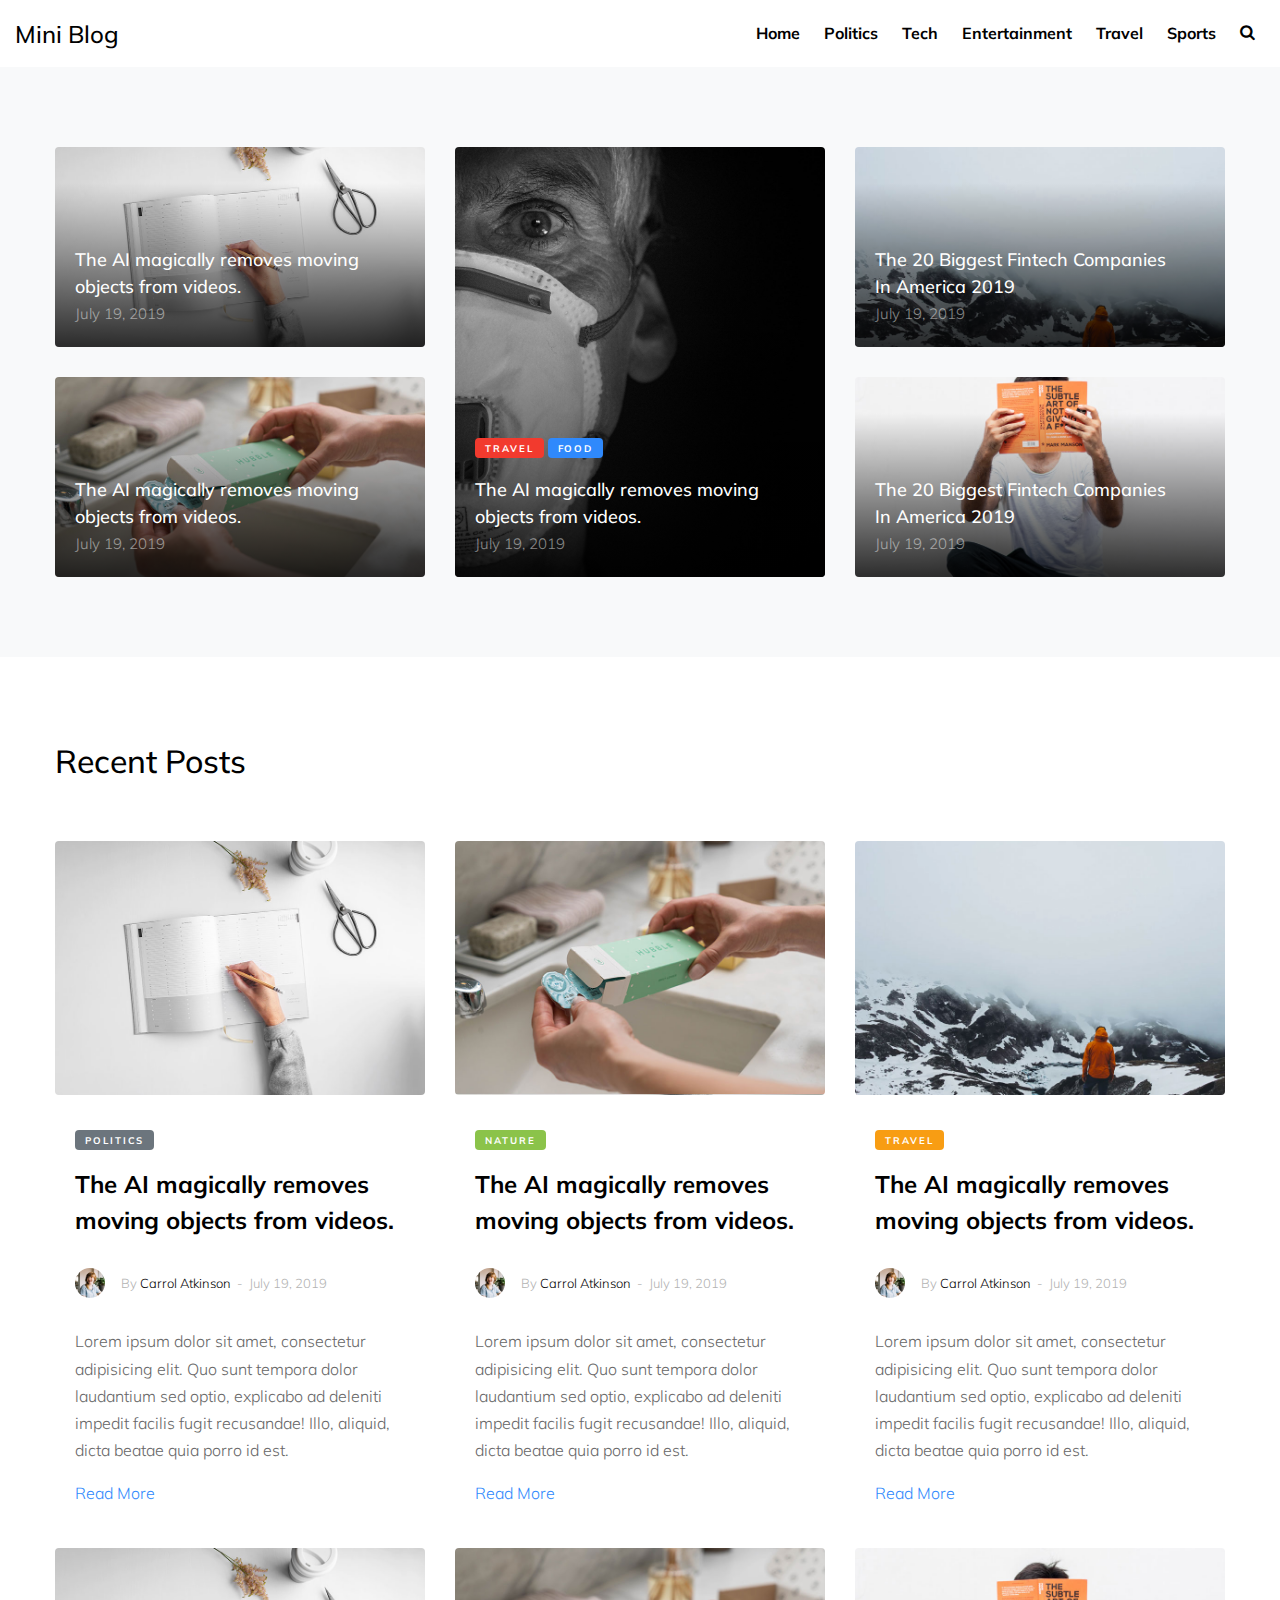
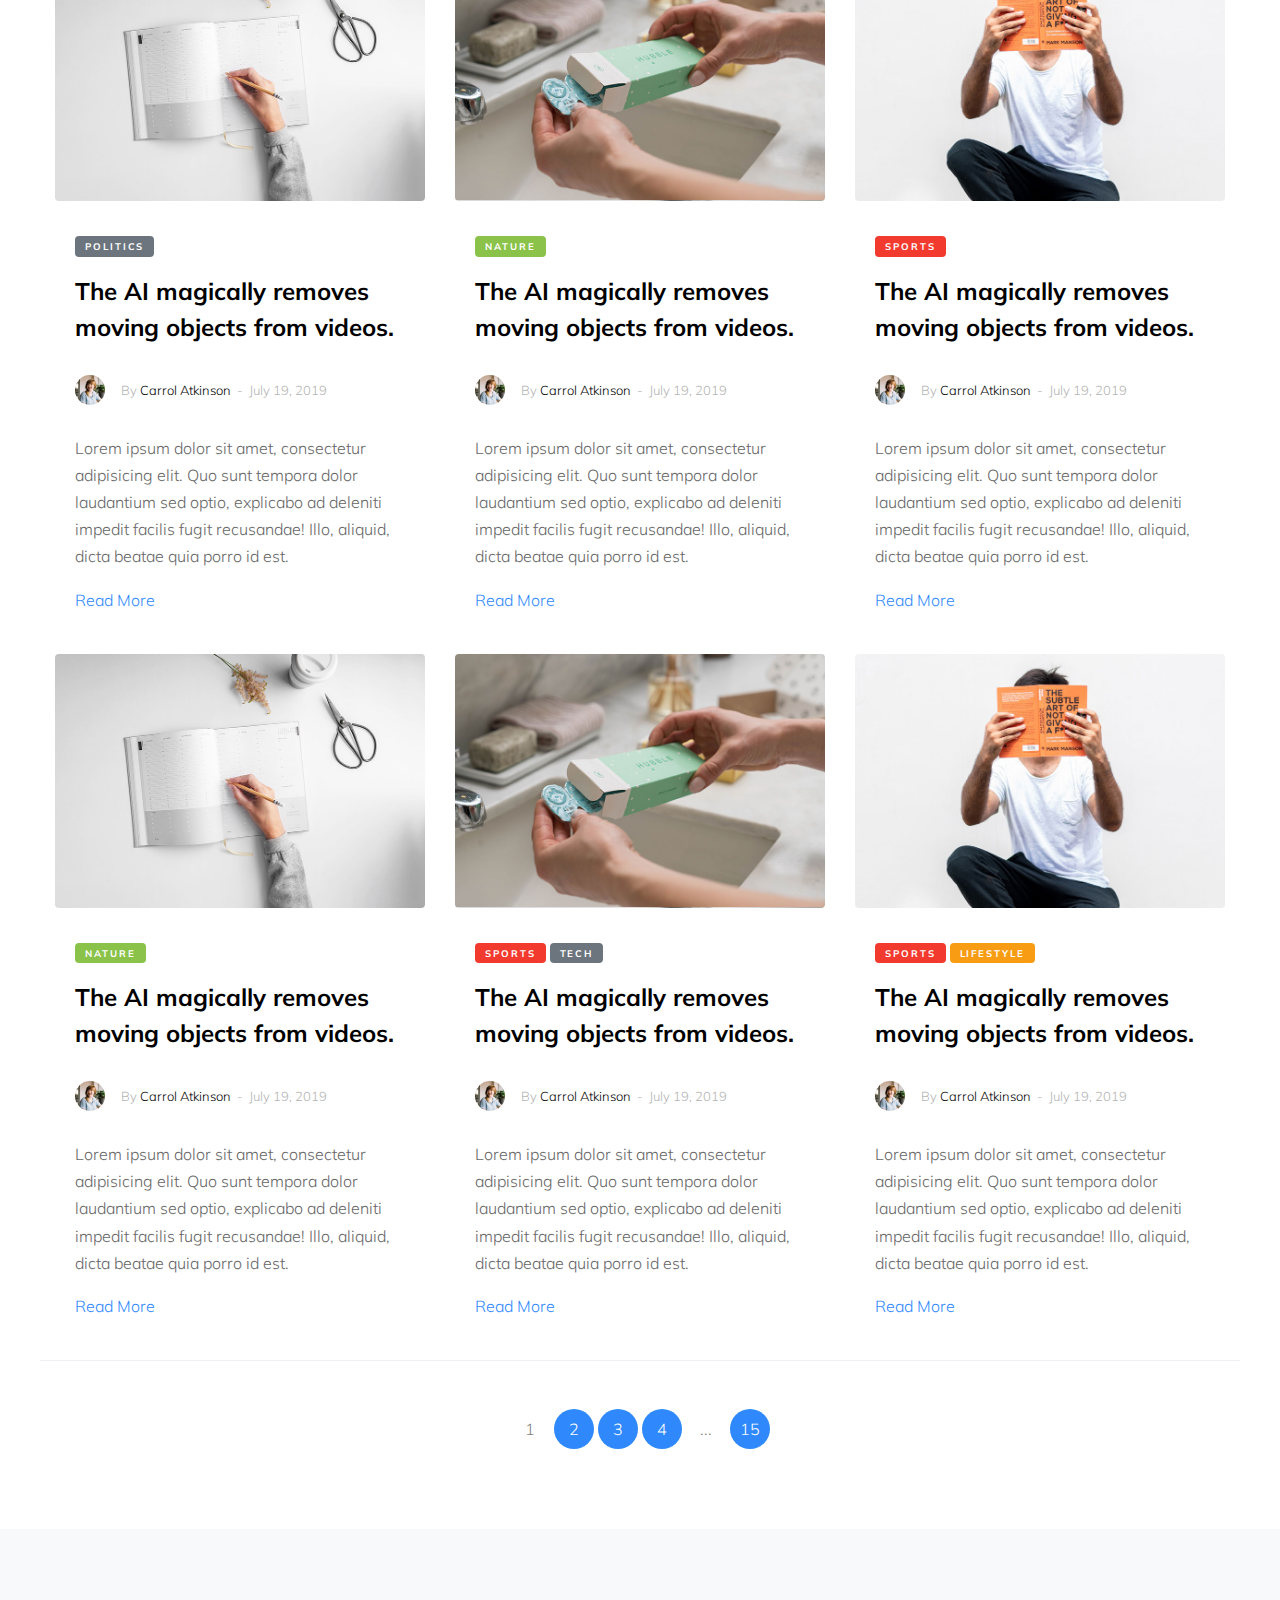
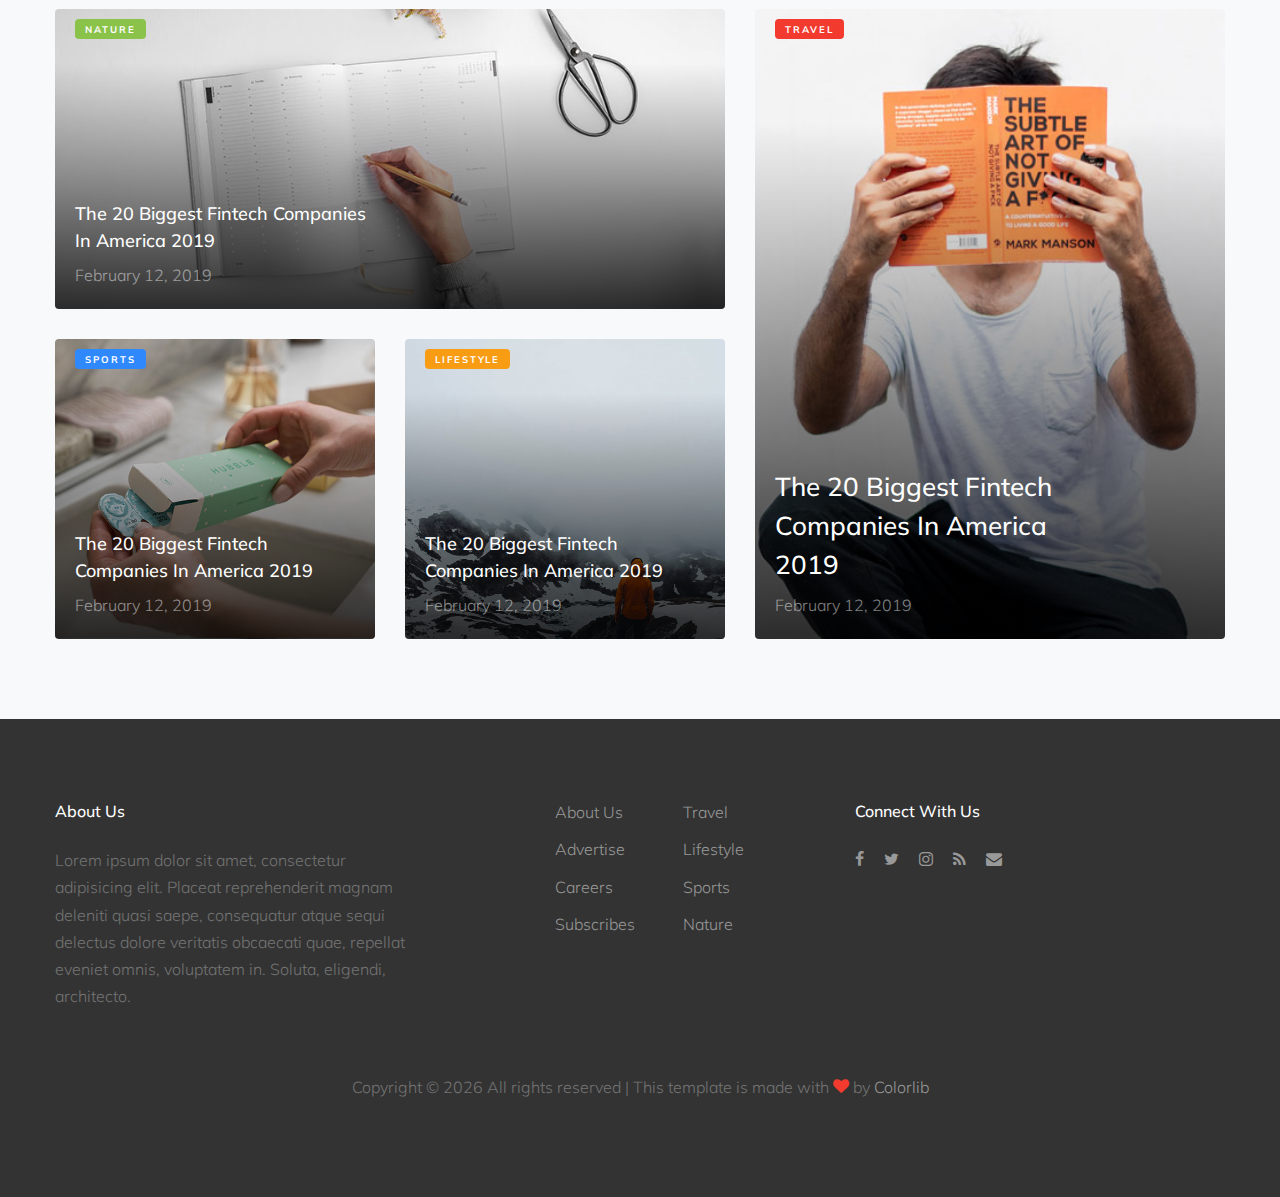
<file: single.html>
<!-- index  -->

<!DOCTYPE html>
<html lang="en">
  <head>
    <title>Teoria General de Sistemas</title>
    <meta charset="utf-8">
    <meta name="viewport" content="width=device-width, initial-scale=1, shrink-to-fit=no">

    <link href="https://fonts.googleapis.com/css?family=Muli:300,400,700|Playfair+Display:400,700,900" rel="stylesheet">
    <link rel="stylesheet" href="fonts/icomoon/style.css">
    <link rel="stylesheet" href="css/bootstrap.min.css">
    <link rel="stylesheet" href="css/magnific-popup.css">
    <link rel="stylesheet" href="css/jquery-ui.css">
    <link rel="stylesheet" href="css/owl.carousel.min.css">
    <link rel="stylesheet" href="css/owl.theme.default.min.css">
    <link rel="stylesheet" href="css/bootstrap-datepicker.css">
    <link rel="stylesheet" href="fonts/flaticon/font/flaticon.css">
    <link rel="stylesheet" href="css/aos.css">

    <link rel="stylesheet" href="css/style.css">
  </head> 
  <body>
  <div class="site-wrap">
    <div class="site-mobile-menu">
      <div class="site-mobile-menu-header">
        <div class="site-mobile-menu-close mt-3">
          <span class="icon-close2 js-menu-toggle"></span>
        </div>
      </div>
      <div class="site-mobile-menu-body"></div>
    </div>
    <!-- menu -->
    <header class="site-navbar" role="banner">
      <div class="container-fluid">
        <div class="row align-items-center">
          
          <div class="col-12 search-form-wrap js-search-form">
            <form method="get" action="#">
              <input type="text" id="s" class="form-control" placeholder="Search...">
              <button class="search-btn" type="submit"><span class="icon-search"></span></button>
            </form>
          </div>

          <div class="col-4 site-logo">
            <a href="index.html" class="text-black h2 mb-0">Mini Blog</a>
          </div>

          <div class="col-8 text-right">
            <nav class="site-navigation" role="navigation">
              <ul class="site-menu js-clone-nav mr-auto d-none d-lg-block mb-0">
                <li><a href="category.html">Home</a></li>
                <li><a href="category.html">Politics</a></li>
                <li><a href="category.html">Tech</a></li>
                <li><a href="category.html">Entertainment</a></li>
                <li><a href="category.html">Travel</a></li>
                <li><a href="category.html">Sports</a></li>
                <li class="d-none d-lg-inline-block"><a href="#" class="js-search-toggle"><span class="icon-search"></span></a></li>
              </ul>
            </nav>
            <a href="#" class="site-menu-toggle js-menu-toggle text-black d-inline-block d-lg-none"><span class="icon-menu h3"></span></a></div>
          </div>

      </div>
    </header>
    <!-- fin de menu -->
    
    <div class="site-section bg-light">
      <div class="container">
        <div class="row align-items-stretch retro-layout-2">
          <div class="col-md-4">
            <a href="single.html" class="h-entry mb-30 v-height gradient" style="background-image: url('images/img_1.jpg');">
              
              <div class="text">
                <h2>The AI magically removes moving objects from videos.</h2>
                <span class="date">July 19, 2019</span>
              </div>
            </a>
            <a href="single.html" class="h-entry v-height gradient" style="background-image: url('images/img_2.jpg');">
              
              <div class="text">
                <h2>The AI magically removes moving objects from videos.</h2>
                <span class="date">July 19, 2019</span>
              </div>
            </a>
          </div>
          <div class="col-md-4">
            <a href="single.html" class="h-entry img-5 h-100 gradient" style="background-image: url('images/bg-coronavirus.jpg');">
              
              <div class="text">
                <div class="post-categories mb-3">
                  <span class="post-category bg-danger">Travel</span>
                  <span class="post-category bg-primary">Food</span>
                </div>
                <h2>The AI magically removes moving objects from videos.</h2>
                <span class="date">July 19, 2019</span>
              </div>
            </a>
          </div>
          <div class="col-md-4">
            <a href="single.html" class="h-entry mb-30 v-height gradient" style="background-image: url('images/img_3.jpg');">
              
              <div class="text">
                <h2>The 20 Biggest Fintech Companies In America 2019</h2>
                <span class="date">July 19, 2019</span>
              </div>
            </a>
            <a href="single.html" class="h-entry v-height gradient" style="background-image: url('images/img_4.jpg');">
              
              <div class="text">
                <h2>The 20 Biggest Fintech Companies In America 2019</h2>
                <span class="date">July 19, 2019</span>
              </div>
            </a>
          </div>
        </div>
      </div>
    </div>

    <div class="site-section">
      <div class="container">
        <div class="row mb-5">
          <div class="col-12">
            <h2>Recent Posts</h2>
          </div>
        </div>
        <div class="row">
          <div class="col-lg-4 mb-4">
            <div class="entry2">
              <a href="single.html"><img src="images/img_1.jpg" alt="Image" class="img-fluid rounded"></a>
              <div class="excerpt">
              <span class="post-category text-white bg-secondary mb-3">Politics</span>

              <h2><a href="single.html">The AI magically removes moving objects from videos.</a></h2>
              <div class="post-meta align-items-center text-left clearfix">
                <figure class="author-figure mb-0 mr-3 float-left"><img src="images/person_1.jpg" alt="Image" class="img-fluid"></figure>
                <span class="d-inline-block mt-1">By <a href="#">Carrol Atkinson</a></span>
                <span>&nbsp;-&nbsp; July 19, 2019</span>
              </div>
              
                <p>Lorem ipsum dolor sit amet, consectetur adipisicing elit. Quo sunt tempora dolor laudantium sed optio, explicabo ad deleniti impedit facilis fugit recusandae! Illo, aliquid, dicta beatae quia porro id est.</p>
                <p><a href="#">Read More</a></p>
              </div>
            </div>
          </div>
          <div class="col-lg-4 mb-4">
            <div class="entry2">
              <a href="single.html"><img src="images/img_2.jpg" alt="Image" class="img-fluid rounded"></a>
              <div class="excerpt">
              <span class="post-category text-white bg-success mb-3">Nature</span>

              <h2><a href="single.html">The AI magically removes moving objects from videos.</a></h2>
              <div class="post-meta align-items-center text-left clearfix">
                <figure class="author-figure mb-0 mr-3 float-left"><img src="images/person_1.jpg" alt="Image" class="img-fluid"></figure>
                <span class="d-inline-block mt-1">By <a href="#">Carrol Atkinson</a></span>
                <span>&nbsp;-&nbsp; July 19, 2019</span>
              </div>
              
                <p>Lorem ipsum dolor sit amet, consectetur adipisicing elit. Quo sunt tempora dolor laudantium sed optio, explicabo ad deleniti impedit facilis fugit recusandae! Illo, aliquid, dicta beatae quia porro id est.</p>
                <p><a href="#">Read More</a></p>
              </div>
            </div>
          </div>
          <div class="col-lg-4 mb-4">
            <div class="entry2">
              <a href="single.html"><img src="images/img_3.jpg" alt="Image" class="img-fluid rounded"></a>
              <div class="excerpt">
              <span class="post-category text-white bg-warning mb-3">Travel</span>

              <h2><a href="single.html">The AI magically removes moving objects from videos.</a></h2>
              <div class="post-meta align-items-center text-left clearfix">
                <figure class="author-figure mb-0 mr-3 float-left"><img src="images/person_1.jpg" alt="Image" class="img-fluid"></figure>
                <span class="d-inline-block mt-1">By <a href="#">Carrol Atkinson</a></span>
                <span>&nbsp;-&nbsp; July 19, 2019</span>
              </div>
              
                <p>Lorem ipsum dolor sit amet, consectetur adipisicing elit. Quo sunt tempora dolor laudantium sed optio, explicabo ad deleniti impedit facilis fugit recusandae! Illo, aliquid, dicta beatae quia porro id est.</p>
                <p><a href="#">Read More</a></p>
              </div>
            </div>
          </div>
          <div class="col-lg-4 mb-4">
            <div class="entry2">
              <a href="single.html"><img src="images/img_1.jpg" alt="Image" class="img-fluid rounded"></a>
              <div class="excerpt">
              <span class="post-category text-white bg-secondary mb-3">Politics</span>

              <h2><a href="single.html">The AI magically removes moving objects from videos.</a></h2>
              <div class="post-meta align-items-center text-left clearfix">
                <figure class="author-figure mb-0 mr-3 float-left"><img src="images/person_1.jpg" alt="Image" class="img-fluid"></figure>
                <span class="d-inline-block mt-1">By <a href="#">Carrol Atkinson</a></span>
                <span>&nbsp;-&nbsp; July 19, 2019</span>
              </div>
              
                <p>Lorem ipsum dolor sit amet, consectetur adipisicing elit. Quo sunt tempora dolor laudantium sed optio, explicabo ad deleniti impedit facilis fugit recusandae! Illo, aliquid, dicta beatae quia porro id est.</p>
                <p><a href="#">Read More</a></p>
              </div>
            </div>
          </div>
          <div class="col-lg-4 mb-4">
            <div class="entry2">
              <a href="single.html"><img src="images/img_2.jpg" alt="Image" class="img-fluid rounded"></a>
              <div class="excerpt">
              <span class="post-category text-white bg-success mb-3">Nature</span>

              <h2><a href="single.html">The AI magically removes moving objects from videos.</a></h2>
              <div class="post-meta align-items-center text-left clearfix">
                <figure class="author-figure mb-0 mr-3 float-left"><img src="images/person_1.jpg" alt="Image" class="img-fluid"></figure>
                <span class="d-inline-block mt-1">By <a href="#">Carrol Atkinson</a></span>
                <span>&nbsp;-&nbsp; July 19, 2019</span>
              </div>
              
                <p>Lorem ipsum dolor sit amet, consectetur adipisicing elit. Quo sunt tempora dolor laudantium sed optio, explicabo ad deleniti impedit facilis fugit recusandae! Illo, aliquid, dicta beatae quia porro id est.</p>
                <p><a href="#">Read More</a></p>
              </div>
            </div>
          </div>
          <div class="col-lg-4 mb-4">
            <div class="entry2">
              <a href="single.html"><img src="images/img_4.jpg" alt="Image" class="img-fluid rounded"></a>
              <div class="excerpt">
              <span class="post-category text-white bg-danger mb-3">Sports</span>

              <h2><a href="single.html">The AI magically removes moving objects from videos.</a></h2>
              <div class="post-meta align-items-center text-left clearfix">
                <figure class="author-figure mb-0 mr-3 float-left"><img src="images/person_1.jpg" alt="Image" class="img-fluid"></figure>
                <span class="d-inline-block mt-1">By <a href="#">Carrol Atkinson</a></span>
                <span>&nbsp;-&nbsp; July 19, 2019</span>
              </div>
              
                <p>Lorem ipsum dolor sit amet, consectetur adipisicing elit. Quo sunt tempora dolor laudantium sed optio, explicabo ad deleniti impedit facilis fugit recusandae! Illo, aliquid, dicta beatae quia porro id est.</p>
                <p><a href="#">Read More</a></p>
              </div>
            </div>
          </div>


          <div class="col-lg-4 mb-4">
            <div class="entry2">
              <a href="single.html"><img src="images/img_1.jpg" alt="Image" class="img-fluid rounded"></a>
              <div class="excerpt">
              <span class="post-category text-white bg-success mb-3">Nature</span>

              <h2><a href="single.html">The AI magically removes moving objects from videos.</a></h2>
              <div class="post-meta align-items-center text-left clearfix">
                <figure class="author-figure mb-0 mr-3 float-left"><img src="images/person_1.jpg" alt="Image" class="img-fluid"></figure>
                <span class="d-inline-block mt-1">By <a href="#">Carrol Atkinson</a></span>
                <span>&nbsp;-&nbsp; July 19, 2019</span>
              </div>
              
                <p>Lorem ipsum dolor sit amet, consectetur adipisicing elit. Quo sunt tempora dolor laudantium sed optio, explicabo ad deleniti impedit facilis fugit recusandae! Illo, aliquid, dicta beatae quia porro id est.</p>
                <p><a href="#">Read More</a></p>
              </div>
            </div>
          </div>
          <div class="col-lg-4 mb-4">
            <div class="entry2">
              <a href="single.html"><img src="images/img_2.jpg" alt="Image" class="img-fluid rounded"></a>
              <div class="excerpt">
              <span class="post-category text-white bg-danger mb-3">Sports</span>
              <span class="post-category text-white bg-secondary mb-3">Tech</span>

              <h2><a href="single.html">The AI magically removes moving objects from videos.</a></h2>
              <div class="post-meta align-items-center text-left clearfix">
                <figure class="author-figure mb-0 mr-3 float-left"><img src="images/person_1.jpg" alt="Image" class="img-fluid"></figure>
                <span class="d-inline-block mt-1">By <a href="#">Carrol Atkinson</a></span>
                <span>&nbsp;-&nbsp; July 19, 2019</span>
              </div>
                <p>Lorem ipsum dolor sit amet, consectetur adipisicing elit. Quo sunt tempora dolor laudantium sed optio, explicabo ad deleniti impedit facilis fugit recusandae! Illo, aliquid, dicta beatae quia porro id est.</p>
                <p><a href="#">Read More</a></p>
              </div>
            </div>
          </div>
          <div class="col-lg-4 mb-4">
            <div class="entry2">
              <a href="single.html"><img src="images/img_4.jpg" alt="Image" class="img-fluid rounded"></a>
              <div class="excerpt">
              <span class="post-category text-white bg-danger mb-3">Sports</span>
              <span class="post-category text-white bg-warning mb-3">Lifestyle</span>

              <h2><a href="single.html">The AI magically removes moving objects from videos.</a></h2>
              <div class="post-meta align-items-center text-left clearfix">
                <figure class="author-figure mb-0 mr-3 float-left"><img src="images/person_1.jpg" alt="Image" class="img-fluid"></figure>
                <span class="d-inline-block mt-1">By <a href="#">Carrol Atkinson</a></span>
                <span>&nbsp;-&nbsp; July 19, 2019</span>
              </div>
              
                <p>Lorem ipsum dolor sit amet, consectetur adipisicing elit. Quo sunt tempora dolor laudantium sed optio, explicabo ad deleniti impedit facilis fugit recusandae! Illo, aliquid, dicta beatae quia porro id est.</p>
                <p><a href="#">Read More</a></p>
              </div>
            </div>
          </div>
        </div>
        <div class="row text-center pt-5 border-top">
          <div class="col-md-12">
            <div class="custom-pagination">
              <span>1</span>
              <a href="#">2</a>
              <a href="#">3</a>
              <a href="#">4</a>
              <span>...</span>
              <a href="#">15</a>
            </div>
          </div>
        </div>
      </div>
    </div>

    <div class="site-section bg-light">
      <div class="container">

        <div class="row align-items-stretch retro-layout">
          
          <div class="col-md-5 order-md-2">
            <a href="single.html" class="hentry img-1 h-100 gradient" style="background-image: url('images/img_4.jpg');">
              <span class="post-category text-white bg-danger">Travel</span>
              <div class="text">
                <h2>The 20 Biggest Fintech Companies In America 2019</h2>
                <span>February 12, 2019</span>
              </div>
            </a>
          </div>

          <div class="col-md-7">
            
            <a href="single.html" class="hentry img-2 v-height mb30 gradient" style="background-image: url('images/img_1.jpg');">
              <span class="post-category text-white bg-success">Nature</span>
              <div class="text text-sm">
                <h2>The 20 Biggest Fintech Companies In America 2019</h2>
                <span>February 12, 2019</span>
              </div>
            </a>
            
            <div class="two-col d-block d-md-flex">
              <a href="single.html" class="hentry v-height img-2 gradient" style="background-image: url('images/img_2.jpg');">
                <span class="post-category text-white bg-primary">Sports</span>
                <div class="text text-sm">
                  <h2>The 20 Biggest Fintech Companies In America 2019</h2>
                  <span>February 12, 2019</span>
                </div>
              </a>
              <a href="single.html" class="hentry v-height img-2 ml-auto gradient" style="background-image: url('images/img_3.jpg');">
                <span class="post-category text-white bg-warning">Lifestyle</span>
                <div class="text text-sm">
                  <h2>The 20 Biggest Fintech Companies In America 2019</h2>
                  <span>February 12, 2019</span>
                </div>
              </a>
            </div>  
            
          </div>
        </div>

      </div>
    </div>

<!-- 
    <div class="site-section bg-lightx">
      <div class="container">
        <div class="row justify-content-center text-center">
          <div class="col-md-5">
            <div class="subscribe-1 ">
              <h2>Subscribe to our newsletter</h2>
              <p class="mb-5">Lorem ipsum dolor sit amet, consectetur adipisicing elit. Sit nesciunt error illum a explicabo, ipsam nostrum.</p>
              <form action="#" class="d-flex">
                <input type="text" class="form-control" placeholder="Enter your email address">
                <input type="submit" class="btn btn-primary" value="Subscribe">
              </form>
            </div>
          </div>
        </div>
      </div>
    </div>
     -->
    
    <div class="site-footer">
      <div class="container">
        <div class="row mb-5">
          <div class="col-md-4">
            <h3 class="footer-heading mb-4">About Us</h3>
            <p>Lorem ipsum dolor sit amet, consectetur adipisicing elit. Placeat reprehenderit magnam deleniti quasi saepe, consequatur atque sequi delectus dolore veritatis obcaecati quae, repellat eveniet omnis, voluptatem in. Soluta, eligendi, architecto.</p>
          </div>
          <div class="col-md-3 ml-auto">
            <!-- <h3 class="footer-heading mb-4">Navigation</h3> -->
            <ul class="list-unstyled float-left mr-5">
              <li><a href="#">About Us</a></li>
              <li><a href="#">Advertise</a></li>
              <li><a href="#">Careers</a></li>
              <li><a href="#">Subscribes</a></li>
            </ul>
            <ul class="list-unstyled float-left">
              <li><a href="#">Travel</a></li>
              <li><a href="#">Lifestyle</a></li>
              <li><a href="#">Sports</a></li>
              <li><a href="#">Nature</a></li>
            </ul>
          </div>
          <div class="col-md-4">
            

            <div>
              <h3 class="footer-heading mb-4">Connect With Us</h3>
              <p>
                <a href="#"><span class="icon-facebook pt-2 pr-2 pb-2 pl-0"></span></a>
                <a href="#"><span class="icon-twitter p-2"></span></a>
                <a href="#"><span class="icon-instagram p-2"></span></a>
                <a href="#"><span class="icon-rss p-2"></span></a>
                <a href="#"><span class="icon-envelope p-2"></span></a>
              </p>
            </div>
          </div>
        </div>
        <div class="row">
          <div class="col-12 text-center">
            <p>
              <!-- Link back to Colorlib can't be removed. Template is licensed under CC BY 3.0. -->
              Copyright &copy; <script>document.write(new Date().getFullYear());</script> All rights reserved | This template is made with <i class="icon-heart text-danger" aria-hidden="true"></i> by <a href="https://colorlib.com" target="_blank" >Colorlib</a>
              <!-- Link back to Colorlib can't be removed. Template is licensed under CC BY 3.0. -->
              </p>
          </div>
        </div>
      </div>
    </div>
    
  </div>

  <script src="js/jquery-3.3.1.min.js"></script>
  <script src="js/jquery-migrate-3.0.1.min.js"></script>
  <script src="js/jquery-ui.js"></script>
  <script src="js/popper.min.js"></script>
  <script src="js/bootstrap.min.js"></script>
  <script src="js/owl.carousel.min.js"></script>
  <script src="js/jquery.stellar.min.js"></script>
  <script src="js/jquery.countdown.min.js"></script>
  <script src="js/jquery.magnific-popup.min.js"></script>
  <script src="js/bootstrap-datepicker.min.js"></script>
  <script src="js/aos.js"></script>

  <script src="js/main.js"></script>


  </body>
</html>
</file>
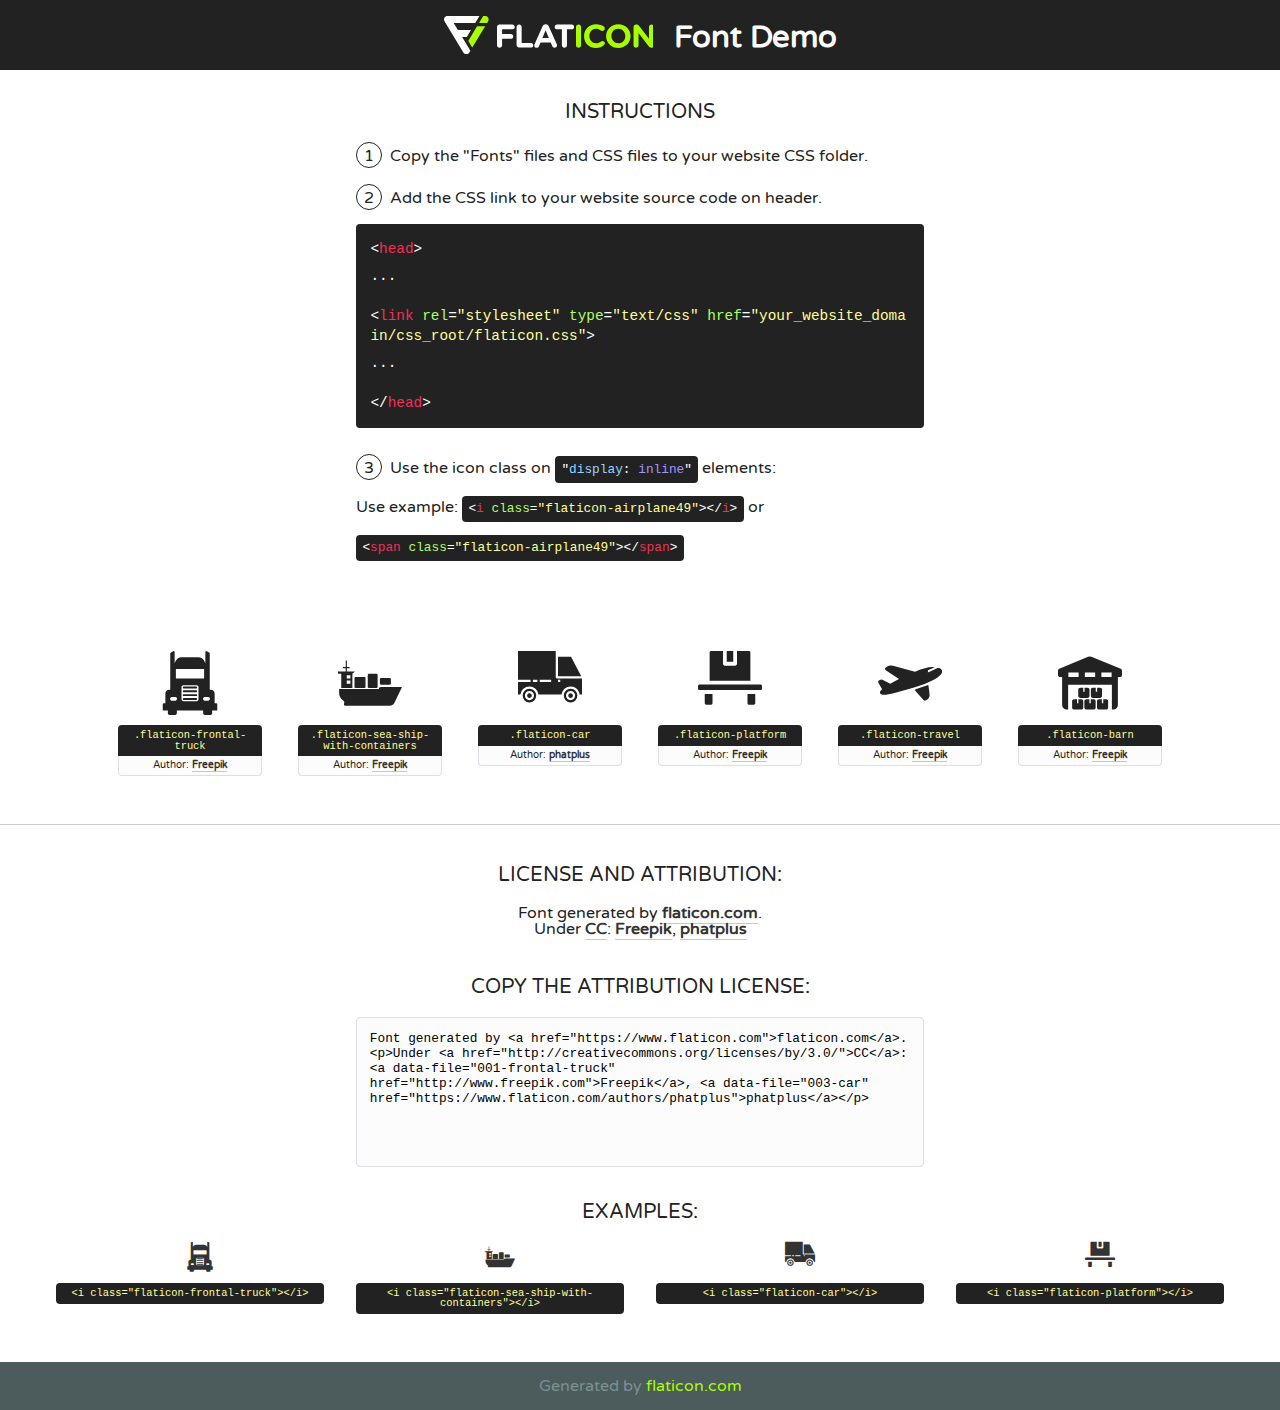
<file: fonts/flaticon/font/flaticon.html>
<!DOCTYPE html>
<!--
  Flaticon icon font: Flaticon
  Creation date: 24/01/2019 09:02
-->
<html>
<!DOCTYPE html>
<html>

<head>
    <title>Flaticon WebFont</title>
    <link href="http://fonts.googleapis.com/css?family=Varela+Round" rel="stylesheet" type="text/css" />
    <link rel="stylesheet" type="text/css" href="flaticon.css">
    <meta charset="UTF-8">
    <style>
    html, body, div, span, applet, object, iframe,
    h1, h2, h3, h4, h5, h6, p, blockquote, pre,
    a, abbr, acronym, address, big, cite, code,
    del, dfn, em, img, ins, kbd, q, s, samp,
    small, strike, strong, sub, sup, tt, var,
    b, u, i, center,
    dl, dt, dd, ol, ul, li,
    fieldset, form, label, legend,
    table, caption, tbody, tfoot, thead, tr, th, td,
    article, aside, canvas, details, embed, 
    figure, figcaption, footer, header, hgroup, 
    menu, nav, output, ruby, section, summary,
    time, mark, audio, video {
        margin: 0;
        padding: 0;
        border: 0;
        font-size: 100%;
        font: inherit;
        vertical-align: baseline;
    }
    /* HTML5 display-role reset for older browsers */
    article, aside, details, figcaption, figure, 
    footer, header, hgroup, menu, nav, section {
        display: block;
    }
    body {
        line-height: 1;
    }
    ol, ul {
        list-style: none;
    }
    blockquote, q {
        quotes: none;
    }
    blockquote:before, blockquote:after,
    q:before, q:after {
        content: '';
        content: none;
    }
    table {
        border-collapse: collapse;
        border-spacing: 0;
    }
    body {
        font-family: 'Varela Round', Helvetica, Arial, sans-serif;
        font-size: 16px;
        color: #222;
    }
    a {
        color: #333;
        border-bottom: 1px solid #a9fd00;
        font-weight: bold;
        text-decoration: none;
    }
    * {
        -moz-box-sizing: border-box;
        -webkit-box-sizing: border-box;
        box-sizing: border-box;
        margin: 0;
        padding: 0;
    }
    [class^="flaticon-"]:before, [class*=" flaticon-"]:before, [class^="flaticon-"]:after, [class*=" flaticon-"]:after {
        font-family: Flaticon;
        font-size: 30px;
        font-style: normal;
        margin-left: 20px;
        color: #333;
    }
    .wrapper {
        max-width: 600px;
        margin: auto;
        padding: 0 1em;
    }
    .title {
        font-size: 1.25em;
        text-align: center;
        margin-bottom: 1em;
        text-transform: uppercase;
    }
    header {
        text-align: center;
        background-color: #222;
        color: #fff;
        padding: 1em;
    }
    header .logo {
        width: 210px;
        height: 38px;
        display: inline-block;
        vertical-align: middle;
        margin-right: 1em;
        border: none;
    }
    header strong {
        font-size: 1.95em;
        font-weight: bold;
        vertical-align: middle;
        margin-top: 5px;
        display: inline-block;
    }
    .demo {
        margin: 2em auto;
        line-height: 1.25em;
    }
    .demo ul li {
        margin-bottom: 1em;
    }
    .demo ul li .num {
        color: #222;
        border-radius: 20px;
        display: inline-block;
        width: 26px;
        padding: 3px;
        height: 26px;
        text-align: center;
        margin-right: 0.5em;
        border: 1px solid #222;
    }
    .demo ul li code {
        background-color: #222;
        border-radius: 4px;
        padding: 0.25em 0.5em;
        display: inline-block;
        color: #fff;
        font-family: Consolas,Monaco,Lucida Console,Liberation Mono,DejaVu Sans Mono,Bitstream Vera Sans Mono,Courier New, monospace;
        font-weight: lighter;
        margin-top: 1em;
        font-size: 0.8em;
        word-break: break-all;
    }
    .demo ul li code.big {
        padding: 1em;
        font-size: 0.9em;
    }
    .demo ul li code .red {
        color: #EF3159;
    }
    .demo ul li code .green {
        color: #ACFF65;
    }
    .demo ul li code .yellow {
        color: #FFFF99;
    }
    .demo ul li code .blue {
        color: #99D3FF;
    }
    .demo ul li code .purple {
        color: #A295FF;
    }
    .demo ul li code .dots {
        margin-top: 0.5em;
        display: block;
    }
    #glyphs {
        border-bottom: 1px solid #ccc;
        padding: 2em 0;
        text-align: center;
    }
    .glyph {
        display: inline-block;
        width: 9em;
        margin: 1em;
        text-align: center;
        vertical-align: top;
        background: #FFF;
    }
    .glyph .glyph-icon {
        padding: 10px;
        display: block;
        font-family:"Flaticon";
        font-size: 64px;
        line-height: 1;
    }
    .glyph .glyph-icon:before {
        font-size: 64px;
        color: #222;
        margin-left: 0;
    }
    .class-name {
        font-size: 0.65em;
        background-color: #222;
        color: #fff;
        border-radius: 4px 4px 0 0;
        padding: 0.5em;
        color: #FFFF99;
        font-family: Consolas,Monaco,Lucida Console,Liberation Mono,DejaVu Sans Mono,Bitstream Vera Sans Mono,Courier New, monospace;
    }
    .author-name {
        font-size: 0.6em;
        background-color: #fcfcfd;
        border: 1px solid #DEDEE4;
        border-top: 0;
        border-radius: 0 0 4px 4px;
        padding: 0.5em;
    }
    .class-name:last-child {
        font-size: 10px;
        color:#888;
    }
    .class-name:last-child a {
        font-size: 10px;
        color:#555;
    }
    .class-name:last-child a:hover {
        color:#a9fd00;
    }
    .glyph > input {
        display: block;
        width: 100px;
        margin: 5px auto;
        text-align: center;
        font-size: 12px;
        cursor: text;
    }
    .glyph > input.icon-input {
        font-family:"Flaticon";
        font-size: 16px;
        margin-bottom: 10px;
    }
    .attribution .title {
        margin-top: 2em;
    }
    .attribution textarea {
        background-color: #fcfcfd;
        padding: 1em;
        border: none;
        box-shadow: none;
        border: 1px solid #DEDEE4;
        border-radius: 4px;
        resize: none;
        width: 100%;
        height: 150px;
        font-size: 0.8em;
        font-family: Consolas,Monaco,Lucida Console,Liberation Mono,DejaVu Sans Mono,Bitstream Vera Sans Mono,Courier New, monospace;
        -webkit-appearance: none;
    }
    .iconsuse {
        margin: 2em auto;
        text-align: center;
        max-width: 1200px;
    }
    .iconsuse:after {
        content: '';
        display: table;
        clear: both;
    }
    .iconsuse .image {
        float: left;
        width: 25%;
        padding: 0 1em;
    }
    .iconsuse .image p {
        margin-bottom: 1em;
    }
    .iconsuse .image span {
        display: block;
        font-size: 0.65em;
        background-color: #222;
        color: #fff;
        border-radius: 4px;
        padding: 0.5em;
        color: #FFFF99;
        margin-top: 1em;
        font-family: Consolas,Monaco,Lucida Console,Liberation Mono,DejaVu Sans Mono,Bitstream Vera Sans Mono,Courier New, monospace;
    }
    #footer {
        text-align: center;
        background-color: #4C5B5C;
        color: #7c9192;
        padding: 1em;
    }
    #footer a {
        border: none;
        color: #a9fd00;
        font-weight: normal;
    }
    @media (max-width: 960px) {
        .iconsuse .image {
            width: 50%;
        }
    }
    @media (max-width: 560px) {
        .iconsuse .image {
            width: 100%;
        }
    }
    </style>
</head>

<body class="characters-off">

    <header>
        <a href="https://www.flaticon.com" target="_blank" class="logo">
            <svg version="1.1" xmlns="http://www.w3.org/2000/svg" xmlns:xlink="http://www.w3.org/1999/xlink" xmlns:a="http://ns.adobe.com/AdobeSVGViewerExtensions/3.0/" viewBox="0 0 560.875 102.036" enable-background="new 0 0 560.875 102.036" xml:space="preserve">
                <defs>
                </defs>
                <g>
                    <g class="letters">
                        <path fill="#ffffff" d="M141.596,29.675c0-3.777,2.985-6.767,6.764-6.767h34.438c3.426,0,6.15,2.728,6.15,6.15
                        c0,3.43-2.724,6.149-6.15,6.149h-27.674v13.091h23.719c3.429,0,6.151,2.724,6.151,6.15c0,3.43-2.723,6.149-6.151,6.149h-23.719
                        v17.574c0,3.773-2.986,6.761-6.764,6.761c-3.779,0-6.764-2.989-6.764-6.761V29.675z"></path>
                        <path fill="#ffffff" d="M193.844,29.149c0-3.781,2.985-6.767,6.764-6.767c3.776,0,6.763,2.985,6.763,6.767v42.957h25.039
                        c3.426,0,6.149,2.726,6.149,6.153c0,3.425-2.723,6.15-6.149,6.15h-31.802c-3.779,0-6.764-2.986-6.764-6.768V29.149z"></path>
                        <path fill="#ffffff" d="M241.891,75.71l21.438-48.407c1.492-3.341,4.215-5.357,7.906-5.357h0.792
                        c3.686,0,6.323,2.017,7.815,5.357l21.439,48.407c0.436,0.967,0.701,1.845,0.701,2.723c0,3.602-2.809,6.501-6.414,6.501
                        c-3.161,0-5.269-1.845-6.499-4.655l-4.132-9.661h-27.059l-4.301,10.102c-1.144,2.631-3.426,4.214-6.237,4.214
                        c-3.517,0-6.24-2.81-6.24-6.325C241.1,77.64,241.451,76.677,241.891,75.71z M279.932,58.666l-8.521-20.297l-8.526,20.297H279.932
                        z"></path>
                        <path fill="#ffffff" d="M314.864,35.387H301.86c-3.429,0-6.239-2.813-6.239-6.238c0-3.429,2.811-6.24,6.239-6.24h39.533
                        c3.426,0,6.237,2.811,6.237,6.24c0,3.425-2.811,6.238-6.237,6.238h-13.001v42.785c0,3.773-2.99,6.761-6.764,6.761
                        c-3.779,0-6.764-2.989-6.764-6.761V35.387z"></path>
                        <path fill="#A9FD00" d="M352.615,29.149c0-3.781,2.985-6.767,6.767-6.767c3.774,0,6.761,2.985,6.761,6.767v49.024
                        c0,3.773-2.987,6.761-6.761,6.761c-3.781,0-6.767-2.989-6.767-6.761V29.149z"></path>
                        <path fill="#A9FD00" d="M374.132,53.836v-0.179c0-17.481,13.178-31.801,32.065-31.801c9.22,0,15.459,2.458,20.557,6.238
                        c1.402,1.054,2.637,2.985,2.637,5.357c0,3.692-2.985,6.59-6.681,6.59c-1.845,0-3.071-0.702-4.044-1.319
                        c-3.776-2.813-7.729-4.393-12.562-4.393c-10.364,0-17.831,8.611-17.831,19.154v0.173c0,10.542,7.291,19.329,17.831,19.329
                        c5.715,0,9.492-1.756,13.359-4.834c1.049-0.874,2.458-1.491,4.039-1.491c3.429,0,6.325,2.813,6.325,6.236
                        c0,2.106-1.056,3.78-2.282,4.834c-5.539,4.834-12.036,7.733-21.878,7.733C387.572,85.464,374.132,71.493,374.132,53.836z"></path>
                        <path fill="#A9FD00" d="M433.009,53.836v-0.179c0-17.481,13.79-31.801,32.766-31.801c18.981,0,32.592,14.143,32.592,31.628v0.173
                        c0,17.483-13.785,31.807-32.769,31.807C446.625,85.464,433.009,71.32,433.009,53.836z M484.224,53.836v-0.179
                        c0-10.539-7.725-19.326-18.626-19.326c-10.893,0-18.449,8.611-18.449,19.154v0.173c0,10.542,7.73,19.329,18.626,19.329
                        C476.676,72.986,484.224,64.378,484.224,53.836z"></path>
                        <path fill="#A9FD00" d="M506.233,29.321c0-3.774,2.99-6.763,6.767-6.763h1.401c3.252,0,5.183,1.583,7.029,3.953l26.093,34.265
                        V29.059c0-3.692,2.99-6.677,6.681-6.677c3.683,0,6.671,2.985,6.671,6.677v48.934c0,3.78-2.987,6.765-6.764,6.765h-0.436
                        c-3.257,0-5.188-1.581-7.034-3.953l-27.056-35.492v32.944c0,3.687-2.985,6.676-6.678,6.676c-3.683,0-6.673-2.989-6.673-6.676
                        V29.321z"></path>
                    </g>
                    <g class="insignia">
                        <path fill="#ffffff" d="M48.372,56.137h12.517l11.156-18.537H37.186L25.688,18.539h57.825L94.668,0H9.271
                        C5.925,0,2.842,1.801,1.198,4.716c-1.644,2.907-1.593,6.482,0.134,9.343l50.38,83.501c1.678,2.781,4.689,4.476,7.938,4.476
                        c3.246,0,6.257-1.695,7.935-4.476l2.898-4.804L48.372,56.137z"></path>
                        <g class="i">
                            <path fill="#A9FD00" d="M93.575,18.539h0.031v0.004l21.652,0.004l2.705-4.488c1.727-2.861,1.778-6.436,0.133-9.343
                            C116.454,1.801,113.371,0,110.026,0h-5.294L93.575,18.539z"></path>
                            <polygon fill="#A9FD00" points="88.291,27.356 64.725,66.486 75.519,84.404 109.942,27.356"></polygon>
                        </g>
                    </g>
                </g>
            </svg>
        </a>
        <strong>Font Demo</strong>
    </header>


    <section class="demo wrapper">

        <p class="title">Instructions</p>

        <ul>
            <li>
                <span class="num">1</span>Copy the "Fonts" files and CSS files to your website CSS folder.
            </li>
            <li>
                <span class="num">2</span>Add the CSS link to your website source code on header.
                <code class="big">
                    &lt;<span class="red">head</span>&gt;
                    <br/><span class="dots">...</span>
                    <br/>&lt;<span class="red">link</span> <span class="green">rel</span>=<span class="yellow">"stylesheet"</span> <span class="green">type</span>=<span class="yellow">"text/css"</span> <span class="green">href</span>=<span class="yellow">"your_website_domain/css_root/flaticon.css"</span>&gt;
                    <br/><span class="dots">...</span>
                    <br/>&lt;/<span class="red">head</span>&gt;
                </code>
            </li>

            <li>
                <p>
                    <span class="num">3</span>Use the icon class on <code>"<span class="blue">display</span>:<span class="purple"> inline</span>"</code> elements:
                    <br />
                    Use example: <code>&lt;<span class="red">i</span> <span class="green">class</span>=<span class="yellow">&quot;flaticon-airplane49&quot;</span>&gt;&lt;/<span class="red">i</span>&gt;</code> or <code>&lt;<span class="red">span</span> <span class="green">class</span>=<span class="yellow">&quot;flaticon-airplane49&quot;</span>&gt;&lt;/<span class="red">span</span>&gt;</code>
            </li>
        </ul>

    </section>




   <section id="glyphs">          
    
      
        <div class="glyph"><div class="glyph-icon flaticon-frontal-truck"></div>
            <div class="class-name">.flaticon-frontal-truck</div>
            <div class="author-name">Author: <a data-file="001-frontal-truck" href="http://www.freepik.com">Freepik</a> </div> 
        </div>        
        
        <div class="glyph"><div class="glyph-icon flaticon-sea-ship-with-containers"></div>
            <div class="class-name">.flaticon-sea-ship-with-containers</div>
            <div class="author-name">Author: <a data-file="002-sea-ship-with-containers" href="http://www.freepik.com">Freepik</a> </div> 
        </div>        
        
        <div class="glyph"><div class="glyph-icon flaticon-car"></div>
            <div class="class-name">.flaticon-car</div>
            <div class="author-name">Author: <a data-file="003-car" href="https://www.flaticon.com/authors/phatplus">phatplus</a> </div> 
        </div>        
        
        <div class="glyph"><div class="glyph-icon flaticon-platform"></div>
            <div class="class-name">.flaticon-platform</div>
            <div class="author-name">Author: <a data-file="004-platform" href="http://www.freepik.com">Freepik</a> </div> 
        </div>        
        
        <div class="glyph"><div class="glyph-icon flaticon-travel"></div>
            <div class="class-name">.flaticon-travel</div>
            <div class="author-name">Author: <a data-file="005-travel" href="http://www.freepik.com">Freepik</a> </div> 
        </div>        
        
        <div class="glyph"><div class="glyph-icon flaticon-barn"></div>
            <div class="class-name">.flaticon-barn</div>
            <div class="author-name">Author: <a data-file="006-barn" href="http://www.freepik.com">Freepik</a> </div> 
        </div>        
        

    </section>



    <section class="attribution wrapper"   style="text-align:center;">

      <div class="title">License and attribution:</div><div class="attrDiv">Font generated by <a href="https://www.flaticon.com">flaticon.com</a>. <div><p>Under <a href="http://creativecommons.org/licenses/by/3.0/">CC</a>: <a data-file="001-frontal-truck" href="http://www.freepik.com">Freepik</a>, <a data-file="003-car" href="https://www.flaticon.com/authors/phatplus">phatplus</a></p>  </div>
      </div>
      <div class="title">Copy the Attribution License:</div>

    <textarea onclick="this.focus();this.select();">Font generated by &lt;a href=&quot;https://www.flaticon.com&quot;&gt;flaticon.com&lt;/a&gt;. <p>Under <a href="http://creativecommons.org/licenses/by/3.0/">CC</a>: <a data-file="001-frontal-truck" href="http://www.freepik.com">Freepik</a>, <a data-file="003-car" href="https://www.flaticon.com/authors/phatplus">phatplus</a></p>  
     </textarea>

    </section>

    <section class="iconsuse">

          <div class="title">Examples:</div>            
             
            <div class="image">
                <p>
                    <i class="glyph-icon flaticon-frontal-truck"></i> 
                    <span>&lt;i class=&quot;flaticon-frontal-truck&quot;&gt;&lt;/i&gt;</span>
                </p>
            </div>
            
            <div class="image">
                <p>
                    <i class="glyph-icon flaticon-sea-ship-with-containers"></i> 
                    <span>&lt;i class=&quot;flaticon-sea-ship-with-containers&quot;&gt;&lt;/i&gt;</span>
                </p>
            </div>
            
            <div class="image">
                <p>
                    <i class="glyph-icon flaticon-car"></i> 
                    <span>&lt;i class=&quot;flaticon-car&quot;&gt;&lt;/i&gt;</span>
                </p>
            </div>
            
            <div class="image">
                <p>
                    <i class="glyph-icon flaticon-platform"></i> 
                    <span>&lt;i class=&quot;flaticon-platform&quot;&gt;&lt;/i&gt;</span>
                </p>
            </div>
                       
        </div>
                            
    </section>

<div id="footer">
    <div>Generated by <a href="https://www.flaticon.com">flaticon.com</a>
    </div>
</div>



</body>
</html>
</file>
<file: fonts/icomoon/style.css>
@font-face {
  font-family: 'icomoon';
  src:  url('fonts/icomoon.eot?10si43');
  src:  url('fonts/icomoon.eot?10si43#iefix') format('embedded-opentype'),
    url('fonts/icomoon.ttf?10si43') format('truetype'),
    url('fonts/icomoon.woff?10si43') format('woff'),
    url('fonts/icomoon.svg?10si43#icomoon') format('svg');
  font-weight: normal;
  font-style: normal;
}

[class^="icon-"], [class*=" icon-"] {
  /* use !important to prevent issues with browser extensions that change fonts */
  font-family: 'icomoon' !important;
  speak: none;
  font-style: normal;
  font-weight: normal;
  font-variant: normal;
  text-transform: none;
  line-height: 1;

  /* Better Font Rendering =========== */
  -webkit-font-smoothing: antialiased;
  -moz-osx-font-smoothing: grayscale;
}

.icon-asterisk:before {
  content: "\f069";
}
.icon-plus:before {
  content: "\f067";
}
.icon-question:before {
  content: "\f128";
}
.icon-minus:before {
  content: "\f068";
}
.icon-glass:before {
  content: "\f000";
}
.icon-music:before {
  content: "\f001";
}
.icon-search:before {
  content: "\f002";
}
.icon-envelope-o:before {
  content: "\f003";
}
.icon-heart:before {
  content: "\f004";
}
.icon-star:before {
  content: "\f005";
}
.icon-star-o:before {
  content: "\f006";
}
.icon-user:before {
  content: "\f007";
}
.icon-film:before {
  content: "\f008";
}
.icon-th-large:before {
  content: "\f009";
}
.icon-th:before {
  content: "\f00a";
}
.icon-th-list:before {
  content: "\f00b";
}
.icon-check:before {
  content: "\f00c";
}
.icon-close:before {
  content: "\f00d";
}
.icon-remove:before {
  content: "\f00d";
}
.icon-times:before {
  content: "\f00d";
}
.icon-search-plus:before {
  content: "\f00e";
}
.icon-search-minus:before {
  content: "\f010";
}
.icon-power-off:before {
  content: "\f011";
}
.icon-signal:before {
  content: "\f012";
}
.icon-cog:before {
  content: "\f013";
}
.icon-gear:before {
  content: "\f013";
}
.icon-trash-o:before {
  content: "\f014";
}
.icon-home:before {
  content: "\f015";
}
.icon-file-o:before {
  content: "\f016";
}
.icon-clock-o:before {
  content: "\f017";
}
.icon-road:before {
  content: "\f018";
}
.icon-download:before {
  content: "\f019";
}
.icon-arrow-circle-o-down:before {
  content: "\f01a";
}
.icon-arrow-circle-o-up:before {
  content: "\f01b";
}
.icon-inbox:before {
  content: "\f01c";
}
.icon-play-circle-o:before {
  content: "\f01d";
}
.icon-repeat:before {
  content: "\f01e";
}
.icon-rotate-right:before {
  content: "\f01e";
}
.icon-refresh:before {
  content: "\f021";
}
.icon-list-alt:before {
  content: "\f022";
}
.icon-lock:before {
  content: "\f023";
}
.icon-flag:before {
  content: "\f024";
}
.icon-headphones:before {
  content: "\f025";
}
.icon-volume-off:before {
  content: "\f026";
}
.icon-volume-down:before {
  content: "\f027";
}
.icon-volume-up:before {
  content: "\f028";
}
.icon-qrcode:before {
  content: "\f029";
}
.icon-barcode:before {
  content: "\f02a";
}
.icon-tag:before {
  content: "\f02b";
}
.icon-tags:before {
  content: "\f02c";
}
.icon-book:before {
  content: "\f02d";
}
.icon-bookmark:before {
  content: "\f02e";
}
.icon-print:before {
  content: "\f02f";
}
.icon-camera:before {
  content: "\f030";
}
.icon-font:before {
  content: "\f031";
}
.icon-bold:before {
  content: "\f032";
}
.icon-italic:before {
  content: "\f033";
}
.icon-text-height:before {
  content: "\f034";
}
.icon-text-width:before {
  content: "\f035";
}
.icon-align-left:before {
  content: "\f036";
}
.icon-align-center:before {
  content: "\f037";
}
.icon-align-right:before {
  content: "\f038";
}
.icon-align-justify:before {
  content: "\f039";
}
.icon-list:before {
  content: "\f03a";
}
.icon-dedent:before {
  content: "\f03b";
}
.icon-outdent:before {
  content: "\f03b";
}
.icon-indent:before {
  content: "\f03c";
}
.icon-video-camera:before {
  content: "\f03d";
}
.icon-image:before {
  content: "\f03e";
}
.icon-photo:before {
  content: "\f03e";
}
.icon-picture-o:before {
  content: "\f03e";
}
.icon-pencil:before {
  content: "\f040";
}
.icon-map-marker:before {
  content: "\f041";
}
.icon-adjust:before {
  content: "\f042";
}
.icon-tint:before {
  content: "\f043";
}
.icon-edit:before {
  content: "\f044";
}
.icon-pencil-square-o:before {
  content: "\f044";
}
.icon-share-square-o:before {
  content: "\f045";
}
.icon-check-square-o:before {
  content: "\f046";
}
.icon-arrows:before {
  content: "\f047";
}
.icon-step-backward:before {
  content: "\f048";
}
.icon-fast-backward:before {
  content: "\f049";
}
.icon-backward:before {
  content: "\f04a";
}
.icon-play:before {
  content: "\f04b";
}
.icon-pause:before {
  content: "\f04c";
}
.icon-stop:before {
  content: "\f04d";
}
.icon-forward:before {
  content: "\f04e";
}
.icon-fast-forward:before {
  content: "\f050";
}
.icon-step-forward:before {
  content: "\f051";
}
.icon-eject:before {
  content: "\f052";
}
.icon-chevron-left:before {
  content: "\f053";
}
.icon-chevron-right:before {
  content: "\f054";
}
.icon-plus-circle:before {
  content: "\f055";
}
.icon-minus-circle:before {
  content: "\f056";
}
.icon-times-circle:before {
  content: "\f057";
}
.icon-check-circle:before {
  content: "\f058";
}
.icon-question-circle:before {
  content: "\f059";
}
.icon-info-circle:before {
  content: "\f05a";
}
.icon-crosshairs:before {
  content: "\f05b";
}
.icon-times-circle-o:before {
  content: "\f05c";
}
.icon-check-circle-o:before {
  content: "\f05d";
}
.icon-ban:before {
  content: "\f05e";
}
.icon-arrow-left:before {
  content: "\f060";
}
.icon-arrow-right:before {
  content: "\f061";
}
.icon-arrow-up:before {
  content: "\f062";
}
.icon-arrow-down:before {
  content: "\f063";
}
.icon-mail-forward:before {
  content: "\f064";
}
.icon-share:before {
  content: "\f064";
}
.icon-expand:before {
  content: "\f065";
}
.icon-compress:before {
  content: "\f066";
}
.icon-exclamation-circle:before {
  content: "\f06a";
}
.icon-gift:before {
  content: "\f06b";
}
.icon-leaf:before {
  content: "\f06c";
}
.icon-fire:before {
  content: "\f06d";
}
.icon-eye:before {
  content: "\f06e";
}
.icon-eye-slash:before {
  content: "\f070";
}
.icon-exclamation-triangle:before {
  content: "\f071";
}
.icon-warning:before {
  content: "\f071";
}
.icon-plane:before {
  content: "\f072";
}
.icon-calendar:before {
  content: "\f073";
}
.icon-random:before {
  content: "\f074";
}
.icon-comment:before {
  content: "\f075";
}
.icon-magnet:before {
  content: "\f076";
}
.icon-chevron-up:before {
  content: "\f077";
}
.icon-chevron-down:before {
  content: "\f078";
}
.icon-retweet:before {
  content: "\f079";
}
.icon-shopping-cart:before {
  content: "\f07a";
}
.icon-folder:before {
  content: "\f07b";
}
.icon-folder-open:before {
  content: "\f07c";
}
.icon-arrows-v:before {
  content: "\f07d";
}
.icon-arrows-h:before {
  content: "\f07e";
}
.icon-bar-chart:before {
  content: "\f080";
}
.icon-bar-chart-o:before {
  content: "\f080";
}
.icon-twitter-square:before {
  content: "\f081";
}
.icon-facebook-square:before {
  content: "\f082";
}
.icon-camera-retro:before {
  content: "\f083";
}
.icon-key:before {
  content: "\f084";
}
.icon-cogs:before {
  content: "\f085";
}
.icon-gears:before {
  content: "\f085";
}
.icon-comments:before {
  content: "\f086";
}
.icon-thumbs-o-up:before {
  content: "\f087";
}
.icon-thumbs-o-down:before {
  content: "\f088";
}
.icon-star-half:before {
  content: "\f089";
}
.icon-heart-o:before {
  content: "\f08a";
}
.icon-sign-out:before {
  content: "\f08b";
}
.icon-linkedin-square:before {
  content: "\f08c";
}
.icon-thumb-tack:before {
  content: "\f08d";
}
.icon-external-link:before {
  content: "\f08e";
}
.icon-sign-in:before {
  content: "\f090";
}
.icon-trophy:before {
  content: "\f091";
}
.icon-github-square:before {
  content: "\f092";
}
.icon-upload:before {
  content: "\f093";
}
.icon-lemon-o:before {
  content: "\f094";
}
.icon-phone:before {
  content: "\f095";
}
.icon-square-o:before {
  content: "\f096";
}
.icon-bookmark-o:before {
  content: "\f097";
}
.icon-phone-square:before {
  content: "\f098";
}
.icon-twitter:before {
  content: "\f099";
}
.icon-facebook:before {
  content: "\f09a";
}
.icon-facebook-f:before {
  content: "\f09a";
}
.icon-github:before {
  content: "\f09b";
}
.icon-unlock:before {
  content: "\f09c";
}
.icon-credit-card:before {
  content: "\f09d";
}
.icon-feed:before {
  content: "\f09e";
}
.icon-rss:before {
  content: "\f09e";
}
.icon-hdd-o:before {
  content: "\f0a0";
}
.icon-bullhorn:before {
  content: "\f0a1";
}
.icon-bell-o:before {
  content: "\f0a2";
}
.icon-certificate:before {
  content: "\f0a3";
}
.icon-hand-o-right:before {
  content: "\f0a4";
}
.icon-hand-o-left:before {
  content: "\f0a5";
}
.icon-hand-o-up:before {
  content: "\f0a6";
}
.icon-hand-o-down:before {
  content: "\f0a7";
}
.icon-arrow-circle-left:before {
  content: "\f0a8";
}
.icon-arrow-circle-right:before {
  content: "\f0a9";
}
.icon-arrow-circle-up:before {
  content: "\f0aa";
}
.icon-arrow-circle-down:before {
  content: "\f0ab";
}
.icon-globe:before {
  content: "\f0ac";
}
.icon-wrench:before {
  content: "\f0ad";
}
.icon-tasks:before {
  content: "\f0ae";
}
.icon-filter:before {
  content: "\f0b0";
}
.icon-briefcase:before {
  content: "\f0b1";
}
.icon-arrows-alt:before {
  content: "\f0b2";
}
.icon-group:before {
  content: "\f0c0";
}
.icon-users:before {
  content: "\f0c0";
}
.icon-chain:before {
  content: "\f0c1";
}
.icon-link:before {
  content: "\f0c1";
}
.icon-cloud:before {
  content: "\f0c2";
}
.icon-flask:before {
  content: "\f0c3";
}
.icon-cut:before {
  content: "\f0c4";
}
.icon-scissors:before {
  content: "\f0c4";
}
.icon-copy:before {
  content: "\f0c5";
}
.icon-files-o:before {
  content: "\f0c5";
}
.icon-paperclip:before {
  content: "\f0c6";
}
.icon-floppy-o:before {
  content: "\f0c7";
}
.icon-save:before {
  content: "\f0c7";
}
.icon-square:before {
  content: "\f0c8";
}
.icon-bars:before {
  content: "\f0c9";
}
.icon-navicon:before {
  content: "\f0c9";
}
.icon-reorder:before {
  content: "\f0c9";
}
.icon-list-ul:before {
  content: "\f0ca";
}
.icon-list-ol:before {
  content: "\f0cb";
}
.icon-strikethrough:before {
  content: "\f0cc";
}
.icon-underline:before {
  content: "\f0cd";
}
.icon-table:before {
  content: "\f0ce";
}
.icon-magic:before {
  content: "\f0d0";
}
.icon-truck:before {
  content: "\f0d1";
}
.icon-pinterest:before {
  content: "\f0d2";
}
.icon-pinterest-square:before {
  content: "\f0d3";
}
.icon-google-plus-square:before {
  content: "\f0d4";
}
.icon-google-plus:before {
  content: "\f0d5";
}
.icon-money:before {
  content: "\f0d6";
}
.icon-caret-down:before {
  content: "\f0d7";
}
.icon-caret-up:before {
  content: "\f0d8";
}
.icon-caret-left:before {
  content: "\f0d9";
}
.icon-caret-right:before {
  content: "\f0da";
}
.icon-columns:before {
  content: "\f0db";
}
.icon-sort:before {
  content: "\f0dc";
}
.icon-unsorted:before {
  content: "\f0dc";
}
.icon-sort-desc:before {
  content: "\f0dd";
}
.icon-sort-down:before {
  content: "\f0dd";
}
.icon-sort-asc:before {
  content: "\f0de";
}
.icon-sort-up:before {
  content: "\f0de";
}
.icon-envelope:before {
  content: "\f0e0";
}
.icon-linkedin:before {
  content: "\f0e1";
}
.icon-rotate-left:before {
  content: "\f0e2";
}
.icon-undo:before {
  content: "\f0e2";
}
.icon-gavel:before {
  content: "\f0e3";
}
.icon-legal:before {
  content: "\f0e3";
}
.icon-dashboard:before {
  content: "\f0e4";
}
.icon-tachometer:before {
  content: "\f0e4";
}
.icon-comment-o:before {
  content: "\f0e5";
}
.icon-comments-o:before {
  content: "\f0e6";
}
.icon-bolt:before {
  content: "\f0e7";
}
.icon-flash:before {
  content: "\f0e7";
}
.icon-sitemap:before {
  content: "\f0e8";
}
.icon-umbrella:before {
  content: "\f0e9";
}
.icon-clipboard:before {
  content: "\f0ea";
}
.icon-paste:before {
  content: "\f0ea";
}
.icon-lightbulb-o:before {
  content: "\f0eb";
}
.icon-exchange:before {
  content: "\f0ec";
}
.icon-cloud-download:before {
  content: "\f0ed";
}
.icon-cloud-upload:before {
  content: "\f0ee";
}
.icon-user-md:before {
  content: "\f0f0";
}
.icon-stethoscope:before {
  content: "\f0f1";
}
.icon-suitcase:before {
  content: "\f0f2";
}
.icon-bell:before {
  content: "\f0f3";
}
.icon-coffee:before {
  content: "\f0f4";
}
.icon-cutlery:before {
  content: "\f0f5";
}
.icon-file-text-o:before {
  content: "\f0f6";
}
.icon-building-o:before {
  content: "\f0f7";
}
.icon-hospital-o:before {
  content: "\f0f8";
}
.icon-ambulance:before {
  content: "\f0f9";
}
.icon-medkit:before {
  content: "\f0fa";
}
.icon-fighter-jet:before {
  content: "\f0fb";
}
.icon-beer:before {
  content: "\f0fc";
}
.icon-h-square:before {
  content: "\f0fd";
}
.icon-plus-square:before {
  content: "\f0fe";
}
.icon-angle-double-left:before {
  content: "\f100";
}
.icon-angle-double-right:before {
  content: "\f101";
}
.icon-angle-double-up:before {
  content: "\f102";
}
.icon-angle-double-down:before {
  content: "\f103";
}
.icon-angle-left:before {
  content: "\f104";
}
.icon-angle-right:before {
  content: "\f105";
}
.icon-angle-up:before {
  content: "\f106";
}
.icon-angle-down:before {
  content: "\f107";
}
.icon-desktop:before {
  content: "\f108";
}
.icon-laptop:before {
  content: "\f109";
}
.icon-tablet:before {
  content: "\f10a";
}
.icon-mobile:before {
  content: "\f10b";
}
.icon-mobile-phone:before {
  content: "\f10b";
}
.icon-circle-o:before {
  content: "\f10c";
}
.icon-quote-left:before {
  content: "\f10d";
}
.icon-quote-right:before {
  content: "\f10e";
}
.icon-spinner:before {
  content: "\f110";
}
.icon-circle:before {
  content: "\f111";
}
.icon-mail-reply:before {
  content: "\f112";
}
.icon-reply:before {
  content: "\f112";
}
.icon-github-alt:before {
  content: "\f113";
}
.icon-folder-o:before {
  content: "\f114";
}
.icon-folder-open-o:before {
  content: "\f115";
}
.icon-smile-o:before {
  content: "\f118";
}
.icon-frown-o:before {
  content: "\f119";
}
.icon-meh-o:before {
  content: "\f11a";
}
.icon-gamepad:before {
  content: "\f11b";
}
.icon-keyboard-o:before {
  content: "\f11c";
}
.icon-flag-o:before {
  content: "\f11d";
}
.icon-flag-checkered:before {
  content: "\f11e";
}
.icon-terminal:before {
  content: "\f120";
}
.icon-code:before {
  content: "\f121";
}
.icon-mail-reply-all:before {
  content: "\f122";
}
.icon-reply-all:before {
  content: "\f122";
}
.icon-star-half-empty:before {
  content: "\f123";
}
.icon-star-half-full:before {
  content: "\f123";
}
.icon-star-half-o:before {
  content: "\f123";
}
.icon-location-arrow:before {
  content: "\f124";
}
.icon-crop:before {
  content: "\f125";
}
.icon-code-fork:before {
  content: "\f126";
}
.icon-chain-broken:before {
  content: "\f127";
}
.icon-unlink:before {
  content: "\f127";
}
.icon-info:before {
  content: "\f129";
}
.icon-exclamation:before {
  content: "\f12a";
}
.icon-superscript:before {
  content: "\f12b";
}
.icon-subscript:before {
  content: "\f12c";
}
.icon-eraser:before {
  content: "\f12d";
}
.icon-puzzle-piece:before {
  content: "\f12e";
}
.icon-microphone:before {
  content: "\f130";
}
.icon-microphone-slash:before {
  content: "\f131";
}
.icon-shield:before {
  content: "\f132";
}
.icon-calendar-o:before {
  content: "\f133";
}
.icon-fire-extinguisher:before {
  content: "\f134";
}
.icon-rocket:before {
  content: "\f135";
}
.icon-maxcdn:before {
  content: "\f136";
}
.icon-chevron-circle-left:before {
  content: "\f137";
}
.icon-chevron-circle-right:before {
  content: "\f138";
}
.icon-chevron-circle-up:before {
  content: "\f139";
}
.icon-chevron-circle-down:before {
  content: "\f13a";
}
.icon-html5:before {
  content: "\f13b";
}
.icon-css3:before {
  content: "\f13c";
}
.icon-anchor:before {
  content: "\f13d";
}
.icon-unlock-alt:before {
  content: "\f13e";
}
.icon-bullseye:before {
  content: "\f140";
}
.icon-ellipsis-h:before {
  content: "\f141";
}
.icon-ellipsis-v:before {
  content: "\f142";
}
.icon-rss-square:before {
  content: "\f143";
}
.icon-play-circle:before {
  content: "\f144";
}
.icon-ticket:before {
  content: "\f145";
}
.icon-minus-square:before {
  content: "\f146";
}
.icon-minus-square-o:before {
  content: "\f147";
}
.icon-level-up:before {
  content: "\f148";
}
.icon-level-down:before {
  content: "\f149";
}
.icon-check-square:before {
  content: "\f14a";
}
.icon-pencil-square:before {
  content: "\f14b";
}
.icon-external-link-square:before {
  content: "\f14c";
}
.icon-share-square:before {
  content: "\f14d";
}
.icon-compass:before {
  content: "\f14e";
}
.icon-caret-square-o-down:before {
  content: "\f150";
}
.icon-toggle-down:before {
  content: "\f150";
}
.icon-caret-square-o-up:before {
  content: "\f151";
}
.icon-toggle-up:before {
  content: "\f151";
}
.icon-caret-square-o-right:before {
  content: "\f152";
}
.icon-toggle-right:before {
  content: "\f152";
}
.icon-eur:before {
  content: "\f153";
}
.icon-euro:before {
  content: "\f153";
}
.icon-gbp:before {
  content: "\f154";
}
.icon-dollar:before {
  content: "\f155";
}
.icon-usd:before {
  content: "\f155";
}
.icon-inr:before {
  content: "\f156";
}
.icon-rupee:before {
  content: "\f156";
}
.icon-cny:before {
  content: "\f157";
}
.icon-jpy:before {
  content: "\f157";
}
.icon-rmb:before {
  content: "\f157";
}
.icon-yen:before {
  content: "\f157";
}
.icon-rouble:before {
  content: "\f158";
}
.icon-rub:before {
  content: "\f158";
}
.icon-ruble:before {
  content: "\f158";
}
.icon-krw:before {
  content: "\f159";
}
.icon-won:before {
  content: "\f159";
}
.icon-bitcoin:before {
  content: "\f15a";
}
.icon-btc:before {
  content: "\f15a";
}
.icon-file:before {
  content: "\f15b";
}
.icon-file-text:before {
  content: "\f15c";
}
.icon-sort-alpha-asc:before {
  content: "\f15d";
}
.icon-sort-alpha-desc:before {
  content: "\f15e";
}
.icon-sort-amount-asc:before {
  content: "\f160";
}
.icon-sort-amount-desc:before {
  content: "\f161";
}
.icon-sort-numeric-asc:before {
  content: "\f162";
}
.icon-sort-numeric-desc:before {
  content: "\f163";
}
.icon-thumbs-up:before {
  content: "\f164";
}
.icon-thumbs-down:before {
  content: "\f165";
}
.icon-youtube-square:before {
  content: "\f166";
}
.icon-youtube:before {
  content: "\f167";
}
.icon-xing:before {
  content: "\f168";
}
.icon-xing-square:before {
  content: "\f169";
}
.icon-youtube-play:before {
  content: "\f16a";
}
.icon-dropbox:before {
  content: "\f16b";
}
.icon-stack-overflow:before {
  content: "\f16c";
}
.icon-instagram:before {
  content: "\f16d";
}
.icon-flickr:before {
  content: "\f16e";
}
.icon-adn:before {
  content: "\f170";
}
.icon-bitbucket:before {
  content: "\f171";
}
.icon-bitbucket-square:before {
  content: "\f172";
}
.icon-tumblr:before {
  content: "\f173";
}
.icon-tumblr-square:before {
  content: "\f174";
}
.icon-long-arrow-down:before {
  content: "\f175";
}
.icon-long-arrow-up:before {
  content: "\f176";
}
.icon-long-arrow-left:before {
  content: "\f177";
}
.icon-long-arrow-right:before {
  content: "\f178";
}
.icon-apple:before {
  content: "\f179";
}
.icon-windows:before {
  content: "\f17a";
}
.icon-android:before {
  content: "\f17b";
}
.icon-linux:before {
  content: "\f17c";
}
.icon-dribbble:before {
  content: "\f17d";
}
.icon-skype:before {
  content: "\f17e";
}
.icon-foursquare:before {
  content: "\f180";
}
.icon-trello:before {
  content: "\f181";
}
.icon-female:before {
  content: "\f182";
}
.icon-male:before {
  content: "\f183";
}
.icon-gittip:before {
  content: "\f184";
}
.icon-gratipay:before {
  content: "\f184";
}
.icon-sun-o:before {
  content: "\f185";
}
.icon-moon-o:before {
  content: "\f186";
}
.icon-archive:before {
  content: "\f187";
}
.icon-bug:before {
  content: "\f188";
}
.icon-vk:before {
  content: "\f189";
}
.icon-weibo:before {
  content: "\f18a";
}
.icon-renren:before {
  content: "\f18b";
}
.icon-pagelines:before {
  content: "\f18c";
}
.icon-stack-exchange:before {
  content: "\f18d";
}
.icon-arrow-circle-o-right:before {
  content: "\f18e";
}
.icon-arrow-circle-o-left:before {
  content: "\f190";
}
.icon-caret-square-o-left:before {
  content: "\f191";
}
.icon-toggle-left:before {
  content: "\f191";
}
.icon-dot-circle-o:before {
  content: "\f192";
}
.icon-wheelchair:before {
  content: "\f193";
}
.icon-vimeo-square:before {
  content: "\f194";
}
.icon-try:before {
  content: "\f195";
}
.icon-turkish-lira:before {
  content: "\f195";
}
.icon-plus-square-o:before {
  content: "\f196";
}
.icon-space-shuttle:before {
  content: "\f197";
}
.icon-slack:before {
  content: "\f198";
}
.icon-envelope-square:before {
  content: "\f199";
}
.icon-wordpress:before {
  content: "\f19a";
}
.icon-openid:before {
  content: "\f19b";
}
.icon-bank:before {
  content: "\f19c";
}
.icon-institution:before {
  content: "\f19c";
}
.icon-university:before {
  content: "\f19c";
}
.icon-graduation-cap:before {
  content: "\f19d";
}
.icon-mortar-board:before {
  content: "\f19d";
}
.icon-yahoo:before {
  content: "\f19e";
}
.icon-google:before {
  content: "\f1a0";
}
.icon-reddit:before {
  content: "\f1a1";
}
.icon-reddit-square:before {
  content: "\f1a2";
}
.icon-stumbleupon-circle:before {
  content: "\f1a3";
}
.icon-stumbleupon:before {
  content: "\f1a4";
}
.icon-delicious:before {
  content: "\f1a5";
}
.icon-digg:before {
  content: "\f1a6";
}
.icon-pied-piper-pp:before {
  content: "\f1a7";
}
.icon-pied-piper-alt:before {
  content: "\f1a8";
}
.icon-drupal:before {
  content: "\f1a9";
}
.icon-joomla:before {
  content: "\f1aa";
}
.icon-language:before {
  content: "\f1ab";
}
.icon-fax:before {
  content: "\f1ac";
}
.icon-building:before {
  content: "\f1ad";
}
.icon-child:before {
  content: "\f1ae";
}
.icon-paw:before {
  content: "\f1b0";
}
.icon-spoon:before {
  content: "\f1b1";
}
.icon-cube:before {
  content: "\f1b2";
}
.icon-cubes:before {
  content: "\f1b3";
}
.icon-behance:before {
  content: "\f1b4";
}
.icon-behance-square:before {
  content: "\f1b5";
}
.icon-steam:before {
  content: "\f1b6";
}
.icon-steam-square:before {
  content: "\f1b7";
}
.icon-recycle:before {
  content: "\f1b8";
}
.icon-automobile:before {
  content: "\f1b9";
}
.icon-car:before {
  content: "\f1b9";
}
.icon-cab:before {
  content: "\f1ba";
}
.icon-taxi:before {
  content: "\f1ba";
}
.icon-tree:before {
  content: "\f1bb";
}
.icon-spotify:before {
  content: "\f1bc";
}
.icon-deviantart:before {
  content: "\f1bd";
}
.icon-soundcloud:before {
  content: "\f1be";
}
.icon-database:before {
  content: "\f1c0";
}
.icon-file-pdf-o:before {
  content: "\f1c1";
}
.icon-file-word-o:before {
  content: "\f1c2";
}
.icon-file-excel-o:before {
  content: "\f1c3";
}
.icon-file-powerpoint-o:before {
  content: "\f1c4";
}
.icon-file-image-o:before {
  content: "\f1c5";
}
.icon-file-photo-o:before {
  content: "\f1c5";
}
.icon-file-picture-o:before {
  content: "\f1c5";
}
.icon-file-archive-o:before {
  content: "\f1c6";
}
.icon-file-zip-o:before {
  content: "\f1c6";
}
.icon-file-audio-o:before {
  content: "\f1c7";
}
.icon-file-sound-o:before {
  content: "\f1c7";
}
.icon-file-movie-o:before {
  content: "\f1c8";
}
.icon-file-video-o:before {
  content: "\f1c8";
}
.icon-file-code-o:before {
  content: "\f1c9";
}
.icon-vine:before {
  content: "\f1ca";
}
.icon-codepen:before {
  content: "\f1cb";
}
.icon-jsfiddle:before {
  content: "\f1cc";
}
.icon-life-bouy:before {
  content: "\f1cd";
}
.icon-life-buoy:before {
  content: "\f1cd";
}
.icon-life-ring:before {
  content: "\f1cd";
}
.icon-life-saver:before {
  content: "\f1cd";
}
.icon-support:before {
  content: "\f1cd";
}
.icon-circle-o-notch:before {
  content: "\f1ce";
}
.icon-ra:before {
  content: "\f1d0";
}
.icon-rebel:before {
  content: "\f1d0";
}
.icon-resistance:before {
  content: "\f1d0";
}
.icon-empire:before {
  content: "\f1d1";
}
.icon-ge:before {
  content: "\f1d1";
}
.icon-git-square:before {
  content: "\f1d2";
}
.icon-git:before {
  content: "\f1d3";
}
.icon-hacker-news:before {
  content: "\f1d4";
}
.icon-y-combinator-square:before {
  content: "\f1d4";
}
.icon-yc-square:before {
  content: "\f1d4";
}
.icon-tencent-weibo:before {
  content: "\f1d5";
}
.icon-qq:before {
  content: "\f1d6";
}
.icon-wechat:before {
  content: "\f1d7";
}
.icon-weixin:before {
  content: "\f1d7";
}
.icon-paper-plane:before {
  content: "\f1d8";
}
.icon-send:before {
  content: "\f1d8";
}
.icon-paper-plane-o:before {
  content: "\f1d9";
}
.icon-send-o:before {
  content: "\f1d9";
}
.icon-history:before {
  content: "\f1da";
}
.icon-circle-thin:before {
  content: "\f1db";
}
.icon-header:before {
  content: "\f1dc";
}
.icon-paragraph:before {
  content: "\f1dd";
}
.icon-sliders:before {
  content: "\f1de";
}
.icon-share-alt:before {
  content: "\f1e0";
}
.icon-share-alt-square:before {
  content: "\f1e1";
}
.icon-bomb:before {
  content: "\f1e2";
}
.icon-futbol-o:before {
  content: "\f1e3";
}
.icon-soccer-ball-o:before {
  content: "\f1e3";
}
.icon-tty:before {
  content: "\f1e4";
}
.icon-binoculars:before {
  content: "\f1e5";
}
.icon-plug:before {
  content: "\f1e6";
}
.icon-slideshare:before {
  content: "\f1e7";
}
.icon-twitch:before {
  content: "\f1e8";
}
.icon-yelp:before {
  content: "\f1e9";
}
.icon-newspaper-o:before {
  content: "\f1ea";
}
.icon-wifi:before {
  content: "\f1eb";
}
.icon-calculator:before {
  content: "\f1ec";
}
.icon-paypal:before {
  content: "\f1ed";
}
.icon-google-wallet:before {
  content: "\f1ee";
}
.icon-cc-visa:before {
  content: "\f1f0";
}
.icon-cc-mastercard:before {
  content: "\f1f1";
}
.icon-cc-discover:before {
  content: "\f1f2";
}
.icon-cc-amex:before {
  content: "\f1f3";
}
.icon-cc-paypal:before {
  content: "\f1f4";
}
.icon-cc-stripe:before {
  content: "\f1f5";
}
.icon-bell-slash:before {
  content: "\f1f6";
}
.icon-bell-slash-o:before {
  content: "\f1f7";
}
.icon-trash:before {
  content: "\f1f8";
}
.icon-copyright:before {
  content: "\f1f9";
}
.icon-at:before {
  content: "\f1fa";
}
.icon-eyedropper:before {
  content: "\f1fb";
}
.icon-paint-brush:before {
  content: "\f1fc";
}
.icon-birthday-cake:before {
  content: "\f1fd";
}
.icon-area-chart:before {
  content: "\f1fe";
}
.icon-pie-chart:before {
  content: "\f200";
}
.icon-line-chart:before {
  content: "\f201";
}
.icon-lastfm:before {
  content: "\f202";
}
.icon-lastfm-square:before {
  content: "\f203";
}
.icon-toggle-off:before {
  content: "\f204";
}
.icon-toggle-on:before {
  content: "\f205";
}
.icon-bicycle:before {
  content: "\f206";
}
.icon-bus:before {
  content: "\f207";
}
.icon-ioxhost:before {
  content: "\f208";
}
.icon-angellist:before {
  content: "\f209";
}
.icon-cc:before {
  content: "\f20a";
}
.icon-ils:before {
  content: "\f20b";
}
.icon-shekel:before {
  content: "\f20b";
}
.icon-sheqel:before {
  content: "\f20b";
}
.icon-meanpath:before {
  content: "\f20c";
}
.icon-buysellads:before {
  content: "\f20d";
}
.icon-connectdevelop:before {
  content: "\f20e";
}
.icon-dashcube:before {
  content: "\f210";
}
.icon-forumbee:before {
  content: "\f211";
}
.icon-leanpub:before {
  content: "\f212";
}
.icon-sellsy:before {
  content: "\f213";
}
.icon-shirtsinbulk:before {
  content: "\f214";
}
.icon-simplybuilt:before {
  content: "\f215";
}
.icon-skyatlas:before {
  content: "\f216";
}
.icon-cart-plus:before {
  content: "\f217";
}
.icon-cart-arrow-down:before {
  content: "\f218";
}
.icon-diamond:before {
  content: "\f219";
}
.icon-ship:before {
  content: "\f21a";
}
.icon-user-secret:before {
  content: "\f21b";
}
.icon-motorcycle:before {
  content: "\f21c";
}
.icon-street-view:before {
  content: "\f21d";
}
.icon-heartbeat:before {
  content: "\f21e";
}
.icon-venus:before {
  content: "\f221";
}
.icon-mars:before {
  content: "\f222";
}
.icon-mercury:before {
  content: "\f223";
}
.icon-intersex:before {
  content: "\f224";
}
.icon-transgender:before {
  content: "\f224";
}
.icon-transgender-alt:before {
  content: "\f225";
}
.icon-venus-double:before {
  content: "\f226";
}
.icon-mars-double:before {
  content: "\f227";
}
.icon-venus-mars:before {
  content: "\f228";
}
.icon-mars-stroke:before {
  content: "\f229";
}
.icon-mars-stroke-v:before {
  content: "\f22a";
}
.icon-mars-stroke-h:before {
  content: "\f22b";
}
.icon-neuter:before {
  content: "\f22c";
}
.icon-genderless:before {
  content: "\f22d";
}
.icon-facebook-official:before {
  content: "\f230";
}
.icon-pinterest-p:before {
  content: "\f231";
}
.icon-whatsapp:before {
  content: "\f232";
}
.icon-server:before {
  content: "\f233";
}
.icon-user-plus:before {
  content: "\f234";
}
.icon-user-times:before {
  content: "\f235";
}
.icon-bed:before {
  content: "\f236";
}
.icon-hotel:before {
  content: "\f236";
}
.icon-viacoin:before {
  content: "\f237";
}
.icon-train:before {
  content: "\f238";
}
.icon-subway:before {
  content: "\f239";
}
.icon-medium:before {
  content: "\f23a";
}
.icon-y-combinator:before {
  content: "\f23b";
}
.icon-yc:before {
  content: "\f23b";
}
.icon-optin-monster:before {
  content: "\f23c";
}
.icon-opencart:before {
  content: "\f23d";
}
.icon-expeditedssl:before {
  content: "\f23e";
}
.icon-battery:before {
  content: "\f240";
}
.icon-battery-4:before {
  content: "\f240";
}
.icon-battery-full:before {
  content: "\f240";
}
.icon-battery-3:before {
  content: "\f241";
}
.icon-battery-three-quarters:before {
  content: "\f241";
}
.icon-battery-2:before {
  content: "\f242";
}
.icon-battery-half:before {
  content: "\f242";
}
.icon-battery-1:before {
  content: "\f243";
}
.icon-battery-quarter:before {
  content: "\f243";
}
.icon-battery-0:before {
  content: "\f244";
}
.icon-battery-empty:before {
  content: "\f244";
}
.icon-mouse-pointer:before {
  content: "\f245";
}
.icon-i-cursor:before {
  content: "\f246";
}
.icon-object-group:before {
  content: "\f247";
}
.icon-object-ungroup:before {
  content: "\f248";
}
.icon-sticky-note:before {
  content: "\f249";
}
.icon-sticky-note-o:before {
  content: "\f24a";
}
.icon-cc-jcb:before {
  content: "\f24b";
}
.icon-cc-diners-club:before {
  content: "\f24c";
}
.icon-clone:before {
  content: "\f24d";
}
.icon-balance-scale:before {
  content: "\f24e";
}
.icon-hourglass-o:before {
  content: "\f250";
}
.icon-hourglass-1:before {
  content: "\f251";
}
.icon-hourglass-start:before {
  content: "\f251";
}
.icon-hourglass-2:before {
  content: "\f252";
}
.icon-hourglass-half:before {
  content: "\f252";
}
.icon-hourglass-3:before {
  content: "\f253";
}
.icon-hourglass-end:before {
  content: "\f253";
}
.icon-hourglass:before {
  content: "\f254";
}
.icon-hand-grab-o:before {
  content: "\f255";
}
.icon-hand-rock-o:before {
  content: "\f255";
}
.icon-hand-paper-o:before {
  content: "\f256";
}
.icon-hand-stop-o:before {
  content: "\f256";
}
.icon-hand-scissors-o:before {
  content: "\f257";
}
.icon-hand-lizard-o:before {
  content: "\f258";
}
.icon-hand-spock-o:before {
  content: "\f259";
}
.icon-hand-pointer-o:before {
  content: "\f25a";
}
.icon-hand-peace-o:before {
  content: "\f25b";
}
.icon-trademark:before {
  content: "\f25c";
}
.icon-registered:before {
  content: "\f25d";
}
.icon-creative-commons:before {
  content: "\f25e";
}
.icon-gg:before {
  content: "\f260";
}
.icon-gg-circle:before {
  content: "\f261";
}
.icon-tripadvisor:before {
  content: "\f262";
}
.icon-odnoklassniki:before {
  content: "\f263";
}
.icon-odnoklassniki-square:before {
  content: "\f264";
}
.icon-get-pocket:before {
  content: "\f265";
}
.icon-wikipedia-w:before {
  content: "\f266";
}
.icon-safari:before {
  content: "\f267";
}
.icon-chrome:before {
  content: "\f268";
}
.icon-firefox:before {
  content: "\f269";
}
.icon-opera:before {
  content: "\f26a";
}
.icon-internet-explorer:before {
  content: "\f26b";
}
.icon-television:before {
  content: "\f26c";
}
.icon-tv:before {
  content: "\f26c";
}
.icon-contao:before {
  content: "\f26d";
}
.icon-500px:before {
  content: "\f26e";
}
.icon-amazon:before {
  content: "\f270";
}
.icon-calendar-plus-o:before {
  content: "\f271";
}
.icon-calendar-minus-o:before {
  content: "\f272";
}
.icon-calendar-times-o:before {
  content: "\f273";
}
.icon-calendar-check-o:before {
  content: "\f274";
}
.icon-industry:before {
  content: "\f275";
}
.icon-map-pin:before {
  content: "\f276";
}
.icon-map-signs:before {
  content: "\f277";
}
.icon-map-o:before {
  content: "\f278";
}
.icon-map:before {
  content: "\f279";
}
.icon-commenting:before {
  content: "\f27a";
}
.icon-commenting-o:before {
  content: "\f27b";
}
.icon-houzz:before {
  content: "\f27c";
}
.icon-vimeo:before {
  content: "\f27d";
}
.icon-black-tie:before {
  content: "\f27e";
}
.icon-fonticons:before {
  content: "\f280";
}
.icon-reddit-alien:before {
  content: "\f281";
}
.icon-edge:before {
  content: "\f282";
}
.icon-credit-card-alt:before {
  content: "\f283";
}
.icon-codiepie:before {
  content: "\f284";
}
.icon-modx:before {
  content: "\f285";
}
.icon-fort-awesome:before {
  content: "\f286";
}
.icon-usb:before {
  content: "\f287";
}
.icon-product-hunt:before {
  content: "\f288";
}
.icon-mixcloud:before {
  content: "\f289";
}
.icon-scribd:before {
  content: "\f28a";
}
.icon-pause-circle:before {
  content: "\f28b";
}
.icon-pause-circle-o:before {
  content: "\f28c";
}
.icon-stop-circle:before {
  content: "\f28d";
}
.icon-stop-circle-o:before {
  content: "\f28e";
}
.icon-shopping-bag:before {
  content: "\f290";
}
.icon-shopping-basket:before {
  content: "\f291";
}
.icon-hashtag:before {
  content: "\f292";
}
.icon-bluetooth:before {
  content: "\f293";
}
.icon-bluetooth-b:before {
  content: "\f294";
}
.icon-percent:before {
  content: "\f295";
}
.icon-gitlab:before {
  content: "\f296";
}
.icon-wpbeginner:before {
  content: "\f297";
}
.icon-wpforms:before {
  content: "\f298";
}
.icon-envira:before {
  content: "\f299";
}
.icon-universal-access:before {
  content: "\f29a";
}
.icon-wheelchair-alt:before {
  content: "\f29b";
}
.icon-question-circle-o:before {
  content: "\f29c";
}
.icon-blind:before {
  content: "\f29d";
}
.icon-audio-description:before {
  content: "\f29e";
}
.icon-volume-control-phone:before {
  content: "\f2a0";
}
.icon-braille:before {
  content: "\f2a1";
}
.icon-assistive-listening-systems:before {
  content: "\f2a2";
}
.icon-american-sign-language-interpreting:before {
  content: "\f2a3";
}
.icon-asl-interpreting:before {
  content: "\f2a3";
}
.icon-deaf:before {
  content: "\f2a4";
}
.icon-deafness:before {
  content: "\f2a4";
}
.icon-hard-of-hearing:before {
  content: "\f2a4";
}
.icon-glide:before {
  content: "\f2a5";
}
.icon-glide-g:before {
  content: "\f2a6";
}
.icon-sign-language:before {
  content: "\f2a7";
}
.icon-signing:before {
  content: "\f2a7";
}
.icon-low-vision:before {
  content: "\f2a8";
}
.icon-viadeo:before {
  content: "\f2a9";
}
.icon-viadeo-square:before {
  content: "\f2aa";
}
.icon-snapchat:before {
  content: "\f2ab";
}
.icon-snapchat-ghost:before {
  content: "\f2ac";
}
.icon-snapchat-square:before {
  content: "\f2ad";
}
.icon-pied-piper:before {
  content: "\f2ae";
}
.icon-first-order:before {
  content: "\f2b0";
}
.icon-yoast:before {
  content: "\f2b1";
}
.icon-themeisle:before {
  content: "\f2b2";
}
.icon-google-plus-circle:before {
  content: "\f2b3";
}
.icon-google-plus-official:before {
  content: "\f2b3";
}
.icon-fa:before {
  content: "\f2b4";
}
.icon-font-awesome:before {
  content: "\f2b4";
}
.icon-handshake-o:before {
  content: "\f2b5";
}
.icon-envelope-open:before {
  content: "\f2b6";
}
.icon-envelope-open-o:before {
  content: "\f2b7";
}
.icon-linode:before {
  content: "\f2b8";
}
.icon-address-book:before {
  content: "\f2b9";
}
.icon-address-book-o:before {
  content: "\f2ba";
}
.icon-address-card:before {
  content: "\f2bb";
}
.icon-vcard:before {
  content: "\f2bb";
}
.icon-address-card-o:before {
  content: "\f2bc";
}
.icon-vcard-o:before {
  content: "\f2bc";
}
.icon-user-circle:before {
  content: "\f2bd";
}
.icon-user-circle-o:before {
  content: "\f2be";
}
.icon-user-o:before {
  content: "\f2c0";
}
.icon-id-badge:before {
  content: "\f2c1";
}
.icon-drivers-license:before {
  content: "\f2c2";
}
.icon-id-card:before {
  content: "\f2c2";
}
.icon-drivers-license-o:before {
  content: "\f2c3";
}
.icon-id-card-o:before {
  content: "\f2c3";
}
.icon-quora:before {
  content: "\f2c4";
}
.icon-free-code-camp:before {
  content: "\f2c5";
}
.icon-telegram:before {
  content: "\f2c6";
}
.icon-thermometer:before {
  content: "\f2c7";
}
.icon-thermometer-4:before {
  content: "\f2c7";
}
.icon-thermometer-full:before {
  content: "\f2c7";
}
.icon-thermometer-3:before {
  content: "\f2c8";
}
.icon-thermometer-three-quarters:before {
  content: "\f2c8";
}
.icon-thermometer-2:before {
  content: "\f2c9";
}
.icon-thermometer-half:before {
  content: "\f2c9";
}
.icon-thermometer-1:before {
  content: "\f2ca";
}
.icon-thermometer-quarter:before {
  content: "\f2ca";
}
.icon-thermometer-0:before {
  content: "\f2cb";
}
.icon-thermometer-empty:before {
  content: "\f2cb";
}
.icon-shower:before {
  content: "\f2cc";
}
.icon-bath:before {
  content: "\f2cd";
}
.icon-bathtub:before {
  content: "\f2cd";
}
.icon-s15:before {
  content: "\f2cd";
}
.icon-podcast:before {
  content: "\f2ce";
}
.icon-window-maximize:before {
  content: "\f2d0";
}
.icon-window-minimize:before {
  content: "\f2d1";
}
.icon-window-restore:before {
  content: "\f2d2";
}
.icon-times-rectangle:before {
  content: "\f2d3";
}
.icon-window-close:before {
  content: "\f2d3";
}
.icon-times-rectangle-o:before {
  content: "\f2d4";
}
.icon-window-close-o:before {
  content: "\f2d4";
}
.icon-bandcamp:before {
  content: "\f2d5";
}
.icon-grav:before {
  content: "\f2d6";
}
.icon-etsy:before {
  content: "\f2d7";
}
.icon-imdb:before {
  content: "\f2d8";
}
.icon-ravelry:before {
  content: "\f2d9";
}
.icon-eercast:before {
  content: "\f2da";
}
.icon-microchip:before {
  content: "\f2db";
}
.icon-snowflake-o:before {
  content: "\f2dc";
}
.icon-superpowers:before {
  content: "\f2dd";
}
.icon-wpexplorer:before {
  content: "\f2de";
}
.icon-meetup:before {
  content: "\f2e0";
}
.icon-3d_rotation:before {
  content: "\e84d";
}
.icon-ac_unit:before {
  content: "\eb3b";
}
.icon-alarm:before {
  content: "\e855";
}
.icon-access_alarms:before {
  content: "\e191";
}
.icon-schedule:before {
  content: "\e8b5";
}
.icon-accessibility:before {
  content: "\e84e";
}
.icon-accessible:before {
  content: "\e914";
}
.icon-account_balance:before {
  content: "\e84f";
}
.icon-account_balance_wallet:before {
  content: "\e850";
}
.icon-account_box:before {
  content: "\e851";
}
.icon-account_circle:before {
  content: "\e853";
}
.icon-adb:before {
  content: "\e60e";
}
.icon-add:before {
  content: "\e145";
}
.icon-add_a_photo:before {
  content: "\e439";
}
.icon-alarm_add:before {
  content: "\e856";
}
.icon-add_alert:before {
  content: "\e003";
}
.icon-add_box:before {
  content: "\e146";
}
.icon-add_circle:before {
  content: "\e147";
}
.icon-control_point:before {
  content: "\e3ba";
}
.icon-add_location:before {
  content: "\e567";
}
.icon-add_shopping_cart:before {
  content: "\e854";
}
.icon-queue:before {
  content: "\e03c";
}
.icon-add_to_queue:before {
  content: "\e05c";
}
.icon-adjust2:before {
  content: "\e39e";
}
.icon-airline_seat_flat:before {
  content: "\e630";
}
.icon-airline_seat_flat_angled:before {
  content: "\e631";
}
.icon-airline_seat_individual_suite:before {
  content: "\e632";
}
.icon-airline_seat_legroom_extra:before {
  content: "\e633";
}
.icon-airline_seat_legroom_normal:before {
  content: "\e634";
}
.icon-airline_seat_legroom_reduced:before {
  content: "\e635";
}
.icon-airline_seat_recline_extra:before {
  content: "\e636";
}
.icon-airline_seat_recline_normal:before {
  content: "\e637";
}
.icon-flight:before {
  content: "\e539";
}
.icon-airplanemode_inactive:before {
  content: "\e194";
}
.icon-airplay:before {
  content: "\e055";
}
.icon-airport_shuttle:before {
  content: "\eb3c";
}
.icon-alarm_off:before {
  content: "\e857";
}
.icon-alarm_on:before {
  content: "\e858";
}
.icon-album:before {
  content: "\e019";
}
.icon-all_inclusive:before {
  content: "\eb3d";
}
.icon-all_out:before {
  content: "\e90b";
}
.icon-android2:before {
  content: "\e859";
}
.icon-announcement:before {
  content: "\e85a";
}
.icon-apps:before {
  content: "\e5c3";
}
.icon-archive2:before {
  content: "\e149";
}
.icon-arrow_back:before {
  content: "\e5c4";
}
.icon-arrow_downward:before {
  content: "\e5db";
}
.icon-arrow_drop_down:before {
  content: "\e5c5";
}
.icon-arrow_drop_down_circle:before {
  content: "\e5c6";
}
.icon-arrow_drop_up:before {
  content: "\e5c7";
}
.icon-arrow_forward:before {
  content: "\e5c8";
}
.icon-arrow_upward:before {
  content: "\e5d8";
}
.icon-art_track:before {
  content: "\e060";
}
.icon-aspect_ratio:before {
  content: "\e85b";
}
.icon-poll:before {
  content: "\e801";
}
.icon-assignment:before {
  content: "\e85d";
}
.icon-assignment_ind:before {
  content: "\e85e";
}
.icon-assignment_late:before {
  content: "\e85f";
}
.icon-assignment_return:before {
  content: "\e860";
}
.icon-assignment_returned:before {
  content: "\e861";
}
.icon-assignment_turned_in:before {
  content: "\e862";
}
.icon-assistant:before {
  content: "\e39f";
}
.icon-flag2:before {
  content: "\e153";
}
.icon-attach_file:before {
  content: "\e226";
}
.icon-attach_money:before {
  content: "\e227";
}
.icon-attachment:before {
  content: "\e2bc";
}
.icon-audiotrack:before {
  content: "\e3a1";
}
.icon-autorenew:before {
  content: "\e863";
}
.icon-av_timer:before {
  content: "\e01b";
}
.icon-backspace:before {
  content: "\e14a";
}
.icon-cloud_upload:before {
  content: "\e2c3";
}
.icon-battery_alert:before {
  content: "\e19c";
}
.icon-battery_charging_full:before {
  content: "\e1a3";
}
.icon-battery_std:before {
  content: "\e1a5";
}
.icon-battery_unknown:before {
  content: "\e1a6";
}
.icon-beach_access:before {
  content: "\eb3e";
}
.icon-beenhere:before {
  content: "\e52d";
}
.icon-block:before {
  content: "\e14b";
}
.icon-bluetooth2:before {
  content: "\e1a7";
}
.icon-bluetooth_searching:before {
  content: "\e1aa";
}
.icon-bluetooth_connected:before {
  content: "\e1a8";
}
.icon-bluetooth_disabled:before {
  content: "\e1a9";
}
.icon-blur_circular:before {
  content: "\e3a2";
}
.icon-blur_linear:before {
  content: "\e3a3";
}
.icon-blur_off:before {
  content: "\e3a4";
}
.icon-blur_on:before {
  content: "\e3a5";
}
.icon-class:before {
  content: "\e86e";
}
.icon-turned_in:before {
  content: "\e8e6";
}
.icon-turned_in_not:before {
  content: "\e8e7";
}
.icon-border_all:before {
  content: "\e228";
}
.icon-border_bottom:before {
  content: "\e229";
}
.icon-border_clear:before {
  content: "\e22a";
}
.icon-border_color:before {
  content: "\e22b";
}
.icon-border_horizontal:before {
  content: "\e22c";
}
.icon-border_inner:before {
  content: "\e22d";
}
.icon-border_left:before {
  content: "\e22e";
}
.icon-border_outer:before {
  content: "\e22f";
}
.icon-border_right:before {
  content: "\e230";
}
.icon-border_style:before {
  content: "\e231";
}
.icon-border_top:before {
  content: "\e232";
}
.icon-border_vertical:before {
  content: "\e233";
}
.icon-branding_watermark:before {
  content: "\e06b";
}
.icon-brightness_1:before {
  content: "\e3a6";
}
.icon-brightness_2:before {
  content: "\e3a7";
}
.icon-brightness_3:before {
  content: "\e3a8";
}
.icon-brightness_4:before {
  content: "\e3a9";
}
.icon-brightness_low:before {
  content: "\e1ad";
}
.icon-brightness_medium:before {
  content: "\e1ae";
}
.icon-brightness_high:before {
  content: "\e1ac";
}
.icon-brightness_auto:before {
  content: "\e1ab";
}
.icon-broken_image:before {
  content: "\e3ad";
}
.icon-brush:before {
  content: "\e3ae";
}
.icon-bubble_chart:before {
  content: "\e6dd";
}
.icon-bug_report:before {
  content: "\e868";
}
.icon-build:before {
  content: "\e869";
}
.icon-burst_mode:before {
  content: "\e43c";
}
.icon-domain:before {
  content: "\e7ee";
}
.icon-business_center:before {
  content: "\eb3f";
}
.icon-cached:before {
  content: "\e86a";
}
.icon-cake:before {
  content: "\e7e9";
}
.icon-phone2:before {
  content: "\e0cd";
}
.icon-call_end:before {
  content: "\e0b1";
}
.icon-call_made:before {
  content: "\e0b2";
}
.icon-merge_type:before {
  content: "\e252";
}
.icon-call_missed:before {
  content: "\e0b4";
}
.icon-call_missed_outgoing:before {
  content: "\e0e4";
}
.icon-call_received:before {
  content: "\e0b5";
}
.icon-call_split:before {
  content: "\e0b6";
}
.icon-call_to_action:before {
  content: "\e06c";
}
.icon-camera2:before {
  content: "\e3af";
}
.icon-photo_camera:before {
  content: "\e412";
}
.icon-camera_enhance:before {
  content: "\e8fc";
}
.icon-camera_front:before {
  content: "\e3b1";
}
.icon-camera_rear:before {
  content: "\e3b2";
}
.icon-camera_roll:before {
  content: "\e3b3";
}
.icon-cancel:before {
  content: "\e5c9";
}
.icon-redeem:before {
  content: "\e8b1";
}
.icon-card_membership:before {
  content: "\e8f7";
}
.icon-card_travel:before {
  content: "\e8f8";
}
.icon-casino:before {
  content: "\eb40";
}
.icon-cast:before {
  content: "\e307";
}
.icon-cast_connected:before {
  content: "\e308";
}
.icon-center_focus_strong:before {
  content: "\e3b4";
}
.icon-center_focus_weak:before {
  content: "\e3b5";
}
.icon-change_history:before {
  content: "\e86b";
}
.icon-chat:before {
  content: "\e0b7";
}
.icon-chat_bubble:before {
  content: "\e0ca";
}
.icon-chat_bubble_outline:before {
  content: "\e0cb";
}
.icon-check2:before {
  content: "\e5ca";
}
.icon-check_box:before {
  content: "\e834";
}
.icon-check_box_outline_blank:before {
  content: "\e835";
}
.icon-check_circle:before {
  content: "\e86c";
}
.icon-navigate_before:before {
  content: "\e408";
}
.icon-navigate_next:before {
  content: "\e409";
}
.icon-child_care:before {
  content: "\eb41";
}
.icon-child_friendly:before {
  content: "\eb42";
}
.icon-chrome_reader_mode:before {
  content: "\e86d";
}
.icon-close2:before {
  content: "\e5cd";
}
.icon-clear_all:before {
  content: "\e0b8";
}
.icon-closed_caption:before {
  content: "\e01c";
}
.icon-wb_cloudy:before {
  content: "\e42d";
}
.icon-cloud_circle:before {
  content: "\e2be";
}
.icon-cloud_done:before {
  content: "\e2bf";
}
.icon-cloud_download:before {
  content: "\e2c0";
}
.icon-cloud_off:before {
  content: "\e2c1";
}
.icon-cloud_queue:before {
  content: "\e2c2";
}
.icon-code2:before {
  content: "\e86f";
}
.icon-photo_library:before {
  content: "\e413";
}
.icon-collections_bookmark:before {
  content: "\e431";
}
.icon-palette:before {
  content: "\e40a";
}
.icon-colorize:before {
  content: "\e3b8";
}
.icon-comment2:before {
  content: "\e0b9";
}
.icon-compare:before {
  content: "\e3b9";
}
.icon-compare_arrows:before {
  content: "\e915";
}
.icon-laptop2:before {
  content: "\e31e";
}
.icon-confirmation_number:before {
  content: "\e638";
}
.icon-contact_mail:before {
  content: "\e0d0";
}
.icon-contact_phone:before {
  content: "\e0cf";
}
.icon-contacts:before {
  content: "\e0ba";
}
.icon-content_copy:before {
  content: "\e14d";
}
.icon-content_cut:before {
  content: "\e14e";
}
.icon-content_paste:before {
  content: "\e14f";
}
.icon-control_point_duplicate:before {
  content: "\e3bb";
}
.icon-copyright2:before {
  content: "\e90c";
}
.icon-mode_edit:before {
  content: "\e254";
}
.icon-create_new_folder:before {
  content: "\e2cc";
}
.icon-payment:before {
  content: "\e8a1";
}
.icon-crop2:before {
  content: "\e3be";
}
.icon-crop_16_9:before {
  content: "\e3bc";
}
.icon-crop_3_2:before {
  content: "\e3bd";
}
.icon-crop_landscape:before {
  content: "\e3c3";
}
.icon-crop_7_5:before {
  content: "\e3c0";
}
.icon-crop_din:before {
  content: "\e3c1";
}
.icon-crop_free:before {
  content: "\e3c2";
}
.icon-crop_original:before {
  content: "\e3c4";
}
.icon-crop_portrait:before {
  content: "\e3c5";
}
.icon-crop_rotate:before {
  content: "\e437";
}
.icon-crop_square:before {
  content: "\e3c6";
}
.icon-dashboard2:before {
  content: "\e871";
}
.icon-data_usage:before {
  content: "\e1af";
}
.icon-date_range:before {
  content: "\e916";
}
.icon-dehaze:before {
  content: "\e3c7";
}
.icon-delete:before {
  content: "\e872";
}
.icon-delete_forever:before {
  content: "\e92b";
}
.icon-delete_sweep:before {
  content: "\e16c";
}
.icon-description:before {
  content: "\e873";
}
.icon-desktop_mac:before {
  content: "\e30b";
}
.icon-desktop_windows:before {
  content: "\e30c";
}
.icon-details:before {
  content: "\e3c8";
}
.icon-developer_board:before {
  content: "\e30d";
}
.icon-developer_mode:before {
  content: "\e1b0";
}
.icon-device_hub:before {
  content: "\e335";
}
.icon-phonelink:before {
  content: "\e326";
}
.icon-devices_other:before {
  content: "\e337";
}
.icon-dialer_sip:before {
  content: "\e0bb";
}
.icon-dialpad:before {
  content: "\e0bc";
}
.icon-directions:before {
  content: "\e52e";
}
.icon-directions_bike:before {
  content: "\e52f";
}
.icon-directions_boat:before {
  content: "\e532";
}
.icon-directions_bus:before {
  content: "\e530";
}
.icon-directions_car:before {
  content: "\e531";
}
.icon-directions_railway:before {
  content: "\e534";
}
.icon-directions_run:before {
  content: "\e566";
}
.icon-directions_transit:before {
  content: "\e535";
}
.icon-directions_walk:before {
  content: "\e536";
}
.icon-disc_full:before {
  content: "\e610";
}
.icon-dns:before {
  content: "\e875";
}
.icon-not_interested:before {
  content: "\e033";
}
.icon-do_not_disturb_alt:before {
  content: "\e611";
}
.icon-do_not_disturb_off:before {
  content: "\e643";
}
.icon-remove_circle:before {
  content: "\e15c";
}
.icon-dock:before {
  content: "\e30e";
}
.icon-done:before {
  content: "\e876";
}
.icon-done_all:before {
  content: "\e877";
}
.icon-donut_large:before {
  content: "\e917";
}
.icon-donut_small:before {
  content: "\e918";
}
.icon-drafts:before {
  content: "\e151";
}
.icon-drag_handle:before {
  content: "\e25d";
}
.icon-time_to_leave:before {
  content: "\e62c";
}
.icon-dvr:before {
  content: "\e1b2";
}
.icon-edit_location:before {
  content: "\e568";
}
.icon-eject2:before {
  content: "\e8fb";
}
.icon-markunread:before {
  content: "\e159";
}
.icon-enhanced_encryption:before {
  content: "\e63f";
}
.icon-equalizer:before {
  content: "\e01d";
}
.icon-error:before {
  content: "\e000";
}
.icon-error_outline:before {
  content: "\e001";
}
.icon-euro_symbol:before {
  content: "\e926";
}
.icon-ev_station:before {
  content: "\e56d";
}
.icon-insert_invitation:before {
  content: "\e24f";
}
.icon-event_available:before {
  content: "\e614";
}
.icon-event_busy:before {
  content: "\e615";
}
.icon-event_note:before {
  content: "\e616";
}
.icon-event_seat:before {
  content: "\e903";
}
.icon-exit_to_app:before {
  content: "\e879";
}
.icon-expand_less:before {
  content: "\e5ce";
}
.icon-expand_more:before {
  content: "\e5cf";
}
.icon-explicit:before {
  content: "\e01e";
}
.icon-explore:before {
  content: "\e87a";
}
.icon-exposure:before {
  content: "\e3ca";
}
.icon-exposure_neg_1:before {
  content: "\e3cb";
}
.icon-exposure_neg_2:before {
  content: "\e3cc";
}
.icon-exposure_plus_1:before {
  content: "\e3cd";
}
.icon-exposure_plus_2:before {
  content: "\e3ce";
}
.icon-exposure_zero:before {
  content: "\e3cf";
}
.icon-extension:before {
  content: "\e87b";
}
.icon-face:before {
  content: "\e87c";
}
.icon-fast_forward:before {
  content: "\e01f";
}
.icon-fast_rewind:before {
  content: "\e020";
}
.icon-favorite:before {
  content: "\e87d";
}
.icon-favorite_border:before {
  content: "\e87e";
}
.icon-featured_play_list:before {
  content: "\e06d";
}
.icon-featured_video:before {
  content: "\e06e";
}
.icon-sms_failed:before {
  content: "\e626";
}
.icon-fiber_dvr:before {
  content: "\e05d";
}
.icon-fiber_manual_record:before {
  content: "\e061";
}
.icon-fiber_new:before {
  content: "\e05e";
}
.icon-fiber_pin:before {
  content: "\e06a";
}
.icon-fiber_smart_record:before {
  content: "\e062";
}
.icon-get_app:before {
  content: "\e884";
}
.icon-file_upload:before {
  content: "\e2c6";
}
.icon-filter2:before {
  content: "\e3d3";
}
.icon-filter_1:before {
  content: "\e3d0";
}
.icon-filter_2:before {
  content: "\e3d1";
}
.icon-filter_3:before {
  content: "\e3d2";
}
.icon-filter_4:before {
  content: "\e3d4";
}
.icon-filter_5:before {
  content: "\e3d5";
}
.icon-filter_6:before {
  content: "\e3d6";
}
.icon-filter_7:before {
  content: "\e3d7";
}
.icon-filter_8:before {
  content: "\e3d8";
}
.icon-filter_9:before {
  content: "\e3d9";
}
.icon-filter_9_plus:before {
  content: "\e3da";
}
.icon-filter_b_and_w:before {
  content: "\e3db";
}
.icon-filter_center_focus:before {
  content: "\e3dc";
}
.icon-filter_drama:before {
  content: "\e3dd";
}
.icon-filter_frames:before {
  content: "\e3de";
}
.icon-terrain:before {
  content: "\e564";
}
.icon-filter_list:before {
  content: "\e152";
}
.icon-filter_none:before {
  content: "\e3e0";
}
.icon-filter_tilt_shift:before {
  content: "\e3e2";
}
.icon-filter_vintage:before {
  content: "\e3e3";
}
.icon-find_in_page:before {
  content: "\e880";
}
.icon-find_replace:before {
  content: "\e881";
}
.icon-fingerprint:before {
  content: "\e90d";
}
.icon-first_page:before {
  content: "\e5dc";
}
.icon-fitness_center:before {
  content: "\eb43";
}
.icon-flare:before {
  content: "\e3e4";
}
.icon-flash_auto:before {
  content: "\e3e5";
}
.icon-flash_off:before {
  content: "\e3e6";
}
.icon-flash_on:before {
  content: "\e3e7";
}
.icon-flight_land:before {
  content: "\e904";
}
.icon-flight_takeoff:before {
  content: "\e905";
}
.icon-flip:before {
  content: "\e3e8";
}
.icon-flip_to_back:before {
  content: "\e882";
}
.icon-flip_to_front:before {
  content: "\e883";
}
.icon-folder2:before {
  content: "\e2c7";
}
.icon-folder_open:before {
  content: "\e2c8";
}
.icon-folder_shared:before {
  content: "\e2c9";
}
.icon-folder_special:before {
  content: "\e617";
}
.icon-font_download:before {
  content: "\e167";
}
.icon-format_align_center:before {
  content: "\e234";
}
.icon-format_align_justify:before {
  content: "\e235";
}
.icon-format_align_left:before {
  content: "\e236";
}
.icon-format_align_right:before {
  content: "\e237";
}
.icon-format_bold:before {
  content: "\e238";
}
.icon-format_clear:before {
  content: "\e239";
}
.icon-format_color_fill:before {
  content: "\e23a";
}
.icon-format_color_reset:before {
  content: "\e23b";
}
.icon-format_color_text:before {
  content: "\e23c";
}
.icon-format_indent_decrease:before {
  content: "\e23d";
}
.icon-format_indent_increase:before {
  content: "\e23e";
}
.icon-format_italic:before {
  content: "\e23f";
}
.icon-format_line_spacing:before {
  content: "\e240";
}
.icon-format_list_bulleted:before {
  content: "\e241";
}
.icon-format_list_numbered:before {
  content: "\e242";
}
.icon-format_paint:before {
  content: "\e243";
}
.icon-format_quote:before {
  content: "\e244";
}
.icon-format_shapes:before {
  content: "\e25e";
}
.icon-format_size:before {
  content: "\e245";
}
.icon-format_strikethrough:before {
  content: "\e246";
}
.icon-format_textdirection_l_to_r:before {
  content: "\e247";
}
.icon-format_textdirection_r_to_l:before {
  content: "\e248";
}
.icon-format_underlined:before {
  content: "\e249";
}
.icon-question_answer:before {
  content: "\e8af";
}
.icon-forward2:before {
  content: "\e154";
}
.icon-forward_10:before {
  content: "\e056";
}
.icon-forward_30:before {
  content: "\e057";
}
.icon-forward_5:before {
  content: "\e058";
}
.icon-free_breakfast:before {
  content: "\eb44";
}
.icon-fullscreen:before {
  content: "\e5d0";
}
.icon-fullscreen_exit:before {
  content: "\e5d1";
}
.icon-functions:before {
  content: "\e24a";
}
.icon-g_translate:before {
  content: "\e927";
}
.icon-games:before {
  content: "\e021";
}
.icon-gavel2:before {
  content: "\e90e";
}
.icon-gesture:before {
  content: "\e155";
}
.icon-gif:before {
  content: "\e908";
}
.icon-goat:before {
  content: "\e900";
}
.icon-golf_course:before {
  content: "\eb45";
}
.icon-my_location:before {
  content: "\e55c";
}
.icon-location_searching:before {
  content: "\e1b7";
}
.icon-location_disabled:before {
  content: "\e1b6";
}
.icon-star2:before {
  content: "\e838";
}
.icon-gradient:before {
  content: "\e3e9";
}
.icon-grain:before {
  content: "\e3ea";
}
.icon-graphic_eq:before {
  content: "\e1b8";
}
.icon-grid_off:before {
  content: "\e3eb";
}
.icon-grid_on:before {
  content: "\e3ec";
}
.icon-people:before {
  content: "\e7fb";
}
.icon-group_add:before {
  content: "\e7f0";
}
.icon-group_work:before {
  content: "\e886";
}
.icon-hd:before {
  content: "\e052";
}
.icon-hdr_off:before {
  content: "\e3ed";
}
.icon-hdr_on:before {
  content: "\e3ee";
}
.icon-hdr_strong:before {
  content: "\e3f1";
}
.icon-hdr_weak:before {
  content: "\e3f2";
}
.icon-headset:before {
  content: "\e310";
}
.icon-headset_mic:before {
  content: "\e311";
}
.icon-healing:before {
  content: "\e3f3";
}
.icon-hearing:before {
  content: "\e023";
}
.icon-help:before {
  content: "\e887";
}
.icon-help_outline:before {
  content: "\e8fd";
}
.icon-high_quality:before {
  content: "\e024";
}
.icon-highlight:before {
  content: "\e25f";
}
.icon-highlight_off:before {
  content: "\e888";
}
.icon-restore:before {
  content: "\e8b3";
}
.icon-home2:before {
  content: "\e88a";
}
.icon-hot_tub:before {
  content: "\eb46";
}
.icon-local_hotel:before {
  content: "\e549";
}
.icon-hourglass_empty:before {
  content: "\e88b";
}
.icon-hourglass_full:before {
  content: "\e88c";
}
.icon-http:before {
  content: "\e902";
}
.icon-lock2:before {
  content: "\e897";
}
.icon-photo2:before {
  content: "\e410";
}
.icon-image_aspect_ratio:before {
  content: "\e3f5";
}
.icon-import_contacts:before {
  content: "\e0e0";
}
.icon-import_export:before {
  content: "\e0c3";
}
.icon-important_devices:before {
  content: "\e912";
}
.icon-inbox2:before {
  content: "\e156";
}
.icon-indeterminate_check_box:before {
  content: "\e909";
}
.icon-info2:before {
  content: "\e88e";
}
.icon-info_outline:before {
  content: "\e88f";
}
.icon-input:before {
  content: "\e890";
}
.icon-insert_comment:before {
  content: "\e24c";
}
.icon-insert_drive_file:before {
  content: "\e24d";
}
.icon-tag_faces:before {
  content: "\e420";
}
.icon-link2:before {
  content: "\e157";
}
.icon-invert_colors:before {
  content: "\e891";
}
.icon-invert_colors_off:before {
  content: "\e0c4";
}
.icon-iso:before {
  content: "\e3f6";
}
.icon-keyboard:before {
  content: "\e312";
}
.icon-keyboard_arrow_down:before {
  content: "\e313";
}
.icon-keyboard_arrow_left:before {
  content: "\e314";
}
.icon-keyboard_arrow_right:before {
  content: "\e315";
}
.icon-keyboard_arrow_up:before {
  content: "\e316";
}
.icon-keyboard_backspace:before {
  content: "\e317";
}
.icon-keyboard_capslock:before {
  content: "\e318";
}
.icon-keyboard_hide:before {
  content: "\e31a";
}
.icon-keyboard_return:before {
  content: "\e31b";
}
.icon-keyboard_tab:before {
  content: "\e31c";
}
.icon-keyboard_voice:before {
  content: "\e31d";
}
.icon-kitchen:before {
  content: "\eb47";
}
.icon-label:before {
  content: "\e892";
}
.icon-label_outline:before {
  content: "\e893";
}
.icon-language2:before {
  content: "\e894";
}
.icon-laptop_chromebook:before {
  content: "\e31f";
}
.icon-laptop_mac:before {
  content: "\e320";
}
.icon-laptop_windows:before {
  content: "\e321";
}
.icon-last_page:before {
  content: "\e5dd";
}
.icon-open_in_new:before {
  content: "\e89e";
}
.icon-layers:before {
  content: "\e53b";
}
.icon-layers_clear:before {
  content: "\e53c";
}
.icon-leak_add:before {
  content: "\e3f8";
}
.icon-leak_remove:before {
  content: "\e3f9";
}
.icon-lens:before {
  content: "\e3fa";
}
.icon-library_books:before {
  content: "\e02f";
}
.icon-library_music:before {
  content: "\e030";
}
.icon-lightbulb_outline:before {
  content: "\e90f";
}
.icon-line_style:before {
  content: "\e919";
}
.icon-line_weight:before {
  content: "\e91a";
}
.icon-linear_scale:before {
  content: "\e260";
}
.icon-linked_camera:before {
  content: "\e438";
}
.icon-list2:before {
  content: "\e896";
}
.icon-live_help:before {
  content: "\e0c6";
}
.icon-live_tv:before {
  content: "\e639";
}
.icon-local_play:before {
  content: "\e553";
}
.icon-local_airport:before {
  content: "\e53d";
}
.icon-local_atm:before {
  content: "\e53e";
}
.icon-local_bar:before {
  content: "\e540";
}
.icon-local_cafe:before {
  content: "\e541";
}
.icon-local_car_wash:before {
  content: "\e542";
}
.icon-local_convenience_store:before {
  content: "\e543";
}
.icon-restaurant_menu:before {
  content: "\e561";
}
.icon-local_drink:before {
  content: "\e544";
}
.icon-local_florist:before {
  content: "\e545";
}
.icon-local_gas_station:before {
  content: "\e546";
}
.icon-shopping_cart:before {
  content: "\e8cc";
}
.icon-local_hospital:before {
  content: "\e548";
}
.icon-local_laundry_service:before {
  content: "\e54a";
}
.icon-local_library:before {
  content: "\e54b";
}
.icon-local_mall:before {
  content: "\e54c";
}
.icon-theaters:before {
  content: "\e8da";
}
.icon-local_offer:before {
  content: "\e54e";
}
.icon-local_parking:before {
  content: "\e54f";
}
.icon-local_pharmacy:before {
  content: "\e550";
}
.icon-local_pizza:before {
  content: "\e552";
}
.icon-print2:before {
  content: "\e8ad";
}
.icon-local_shipping:before {
  content: "\e558";
}
.icon-local_taxi:before {
  content: "\e559";
}
.icon-location_city:before {
  content: "\e7f1";
}
.icon-location_off:before {
  content: "\e0c7";
}
.icon-room:before {
  content: "\e8b4";
}
.icon-lock_open:before {
  content: "\e898";
}
.icon-lock_outline:before {
  content: "\e899";
}
.icon-looks:before {
  content: "\e3fc";
}
.icon-looks_3:before {
  content: "\e3fb";
}
.icon-looks_4:before {
  content: "\e3fd";
}
.icon-looks_5:before {
  content: "\e3fe";
}
.icon-looks_6:before {
  content: "\e3ff";
}
.icon-looks_one:before {
  content: "\e400";
}
.icon-looks_two:before {
  content: "\e401";
}
.icon-sync:before {
  content: "\e627";
}
.icon-loupe:before {
  content: "\e402";
}
.icon-low_priority:before {
  content: "\e16d";
}
.icon-loyalty:before {
  content: "\e89a";
}
.icon-mail_outline:before {
  content: "\e0e1";
}
.icon-map2:before {
  content: "\e55b";
}
.icon-markunread_mailbox:before {
  content: "\e89b";
}
.icon-memory:before {
  content: "\e322";
}
.icon-menu:before {
  content: "\e5d2";
}
.icon-message:before {
  content: "\e0c9";
}
.icon-mic:before {
  content: "\e029";
}
.icon-mic_none:before {
  content: "\e02a";
}
.icon-mic_off:before {
  content: "\e02b";
}
.icon-mms:before {
  content: "\e618";
}
.icon-mode_comment:before {
  content: "\e253";
}
.icon-monetization_on:before {
  content: "\e263";
}
.icon-money_off:before {
  content: "\e25c";
}
.icon-monochrome_photos:before {
  content: "\e403";
}
.icon-mood_bad:before {
  content: "\e7f3";
}
.icon-more:before {
  content: "\e619";
}
.icon-more_horiz:before {
  content: "\e5d3";
}
.icon-more_vert:before {
  content: "\e5d4";
}
.icon-motorcycle2:before {
  content: "\e91b";
}
.icon-mouse:before {
  content: "\e323";
}
.icon-move_to_inbox:before {
  content: "\e168";
}
.icon-movie_creation:before {
  content: "\e404";
}
.icon-movie_filter:before {
  content: "\e43a";
}
.icon-multiline_chart:before {
  content: "\e6df";
}
.icon-music_note:before {
  content: "\e405";
}
.icon-music_video:before {
  content: "\e063";
}
.icon-nature:before {
  content: "\e406";
}
.icon-nature_people:before {
  content: "\e407";
}
.icon-navigation:before {
  content: "\e55d";
}
.icon-near_me:before {
  content: "\e569";
}
.icon-network_cell:before {
  content: "\e1b9";
}
.icon-network_check:before {
  content: "\e640";
}
.icon-network_locked:before {
  content: "\e61a";
}
.icon-network_wifi:before {
  content: "\e1ba";
}
.icon-new_releases:before {
  content: "\e031";
}
.icon-next_week:before {
  content: "\e16a";
}
.icon-nfc:before {
  content: "\e1bb";
}
.icon-no_encryption:before {
  content: "\e641";
}
.icon-signal_cellular_no_sim:before {
  content: "\e1ce";
}
.icon-note:before {
  content: "\e06f";
}
.icon-note_add:before {
  content: "\e89c";
}
.icon-notifications:before {
  content: "\e7f4";
}
.icon-notifications_active:before {
  content: "\e7f7";
}
.icon-notifications_none:before {
  content: "\e7f5";
}
.icon-notifications_off:before {
  content: "\e7f6";
}
.icon-notifications_paused:before {
  content: "\e7f8";
}
.icon-offline_pin:before {
  content: "\e90a";
}
.icon-ondemand_video:before {
  content: "\e63a";
}
.icon-opacity:before {
  content: "\e91c";
}
.icon-open_in_browser:before {
  content: "\e89d";
}
.icon-open_with:before {
  content: "\e89f";
}
.icon-pages:before {
  content: "\e7f9";
}
.icon-pageview:before {
  content: "\e8a0";
}
.icon-pan_tool:before {
  content: "\e925";
}
.icon-panorama:before {
  content: "\e40b";
}
.icon-radio_button_unchecked:before {
  content: "\e836";
}
.icon-panorama_horizontal:before {
  content: "\e40d";
}
.icon-panorama_vertical:before {
  content: "\e40e";
}
.icon-panorama_wide_angle:before {
  content: "\e40f";
}
.icon-party_mode:before {
  content: "\e7fa";
}
.icon-pause2:before {
  content: "\e034";
}
.icon-pause_circle_filled:before {
  content: "\e035";
}
.icon-pause_circle_outline:before {
  content: "\e036";
}
.icon-people_outline:before {
  content: "\e7fc";
}
.icon-perm_camera_mic:before {
  content: "\e8a2";
}
.icon-perm_contact_calendar:before {
  content: "\e8a3";
}
.icon-perm_data_setting:before {
  content: "\e8a4";
}
.icon-perm_device_information:before {
  content: "\e8a5";
}
.icon-person_outline:before {
  content: "\e7ff";
}
.icon-perm_media:before {
  content: "\e8a7";
}
.icon-perm_phone_msg:before {
  content: "\e8a8";
}
.icon-perm_scan_wifi:before {
  content: "\e8a9";
}
.icon-person:before {
  content: "\e7fd";
}
.icon-person_add:before {
  content: "\e7fe";
}
.icon-person_pin:before {
  content: "\e55a";
}
.icon-person_pin_circle:before {
  content: "\e56a";
}
.icon-personal_video:before {
  content: "\e63b";
}
.icon-pets:before {
  content: "\e91d";
}
.icon-phone_android:before {
  content: "\e324";
}
.icon-phone_bluetooth_speaker:before {
  content: "\e61b";
}
.icon-phone_forwarded:before {
  content: "\e61c";
}
.icon-phone_in_talk:before {
  content: "\e61d";
}
.icon-phone_iphone:before {
  content: "\e325";
}
.icon-phone_locked:before {
  content: "\e61e";
}
.icon-phone_missed:before {
  content: "\e61f";
}
.icon-phone_paused:before {
  content: "\e620";
}
.icon-phonelink_erase:before {
  content: "\e0db";
}
.icon-phonelink_lock:before {
  content: "\e0dc";
}
.icon-phonelink_off:before {
  content: "\e327";
}
.icon-phonelink_ring:before {
  content: "\e0dd";
}
.icon-phonelink_setup:before {
  content: "\e0de";
}
.icon-photo_album:before {
  content: "\e411";
}
.icon-photo_filter:before {
  content: "\e43b";
}
.icon-photo_size_select_actual:before {
  content: "\e432";
}
.icon-photo_size_select_large:before {
  content: "\e433";
}
.icon-photo_size_select_small:before {
  content: "\e434";
}
.icon-picture_as_pdf:before {
  content: "\e415";
}
.icon-picture_in_picture:before {
  content: "\e8aa";
}
.icon-picture_in_picture_alt:before {
  content: "\e911";
}
.icon-pie_chart:before {
  content: "\e6c4";
}
.icon-pie_chart_outlined:before {
  content: "\e6c5";
}
.icon-pin_drop:before {
  content: "\e55e";
}
.icon-play_arrow:before {
  content: "\e037";
}
.icon-play_circle_filled:before {
  content: "\e038";
}
.icon-play_circle_outline:before {
  content: "\e039";
}
.icon-play_for_work:before {
  content: "\e906";
}
.icon-playlist_add:before {
  content: "\e03b";
}
.icon-playlist_add_check:before {
  content: "\e065";
}
.icon-playlist_play:before {
  content: "\e05f";
}
.icon-plus_one:before {
  content: "\e800";
}
.icon-polymer:before {
  content: "\e8ab";
}
.icon-pool:before {
  content: "\eb48";
}
.icon-portable_wifi_off:before {
  content: "\e0ce";
}
.icon-portrait:before {
  content: "\e416";
}
.icon-power:before {
  content: "\e63c";
}
.icon-power_input:before {
  content: "\e336";
}
.icon-power_settings_new:before {
  content: "\e8ac";
}
.icon-pregnant_woman:before {
  content: "\e91e";
}
.icon-present_to_all:before {
  content: "\e0df";
}
.icon-priority_high:before {
  content: "\e645";
}
.icon-public:before {
  content: "\e80b";
}
.icon-publish:before {
  content: "\e255";
}
.icon-queue_music:before {
  content: "\e03d";
}
.icon-queue_play_next:before {
  content: "\e066";
}
.icon-radio:before {
  content: "\e03e";
}
.icon-radio_button_checked:before {
  content: "\e837";
}
.icon-rate_review:before {
  content: "\e560";
}
.icon-receipt:before {
  content: "\e8b0";
}
.icon-recent_actors:before {
  content: "\e03f";
}
.icon-record_voice_over:before {
  content: "\e91f";
}
.icon-redo:before {
  content: "\e15a";
}
.icon-refresh2:before {
  content: "\e5d5";
}
.icon-remove2:before {
  content: "\e15b";
}
.icon-remove_circle_outline:before {
  content: "\e15d";
}
.icon-remove_from_queue:before {
  content: "\e067";
}
.icon-visibility:before {
  content: "\e8f4";
}
.icon-remove_shopping_cart:before {
  content: "\e928";
}
.icon-reorder2:before {
  content: "\e8fe";
}
.icon-repeat2:before {
  content: "\e040";
}
.icon-repeat_one:before {
  content: "\e041";
}
.icon-replay:before {
  content: "\e042";
}
.icon-replay_10:before {
  content: "\e059";
}
.icon-replay_30:before {
  content: "\e05a";
}
.icon-replay_5:before {
  content: "\e05b";
}
.icon-reply2:before {
  content: "\e15e";
}
.icon-reply_all:before {
  content: "\e15f";
}
.icon-report:before {
  content: "\e160";
}
.icon-warning2:before {
  content: "\e002";
}
.icon-restaurant:before {
  content: "\e56c";
}
.icon-restore_page:before {
  content: "\e929";
}
.icon-ring_volume:before {
  content: "\e0d1";
}
.icon-room_service:before {
  content: "\eb49";
}
.icon-rotate_90_degrees_ccw:before {
  content: "\e418";
}
.icon-rotate_left:before {
  content: "\e419";
}
.icon-rotate_right:before {
  content: "\e41a";
}
.icon-rounded_corner:before {
  content: "\e920";
}
.icon-router:before {
  content: "\e328";
}
.icon-rowing:before {
  content: "\e921";
}
.icon-rss_feed:before {
  content: "\e0e5";
}
.icon-rv_hookup:before {
  content: "\e642";
}
.icon-satellite:before {
  content: "\e562";
}
.icon-save2:before {
  content: "\e161";
}
.icon-scanner:before {
  content: "\e329";
}
.icon-school:before {
  content: "\e80c";
}
.icon-screen_lock_landscape:before {
  content: "\e1be";
}
.icon-screen_lock_portrait:before {
  content: "\e1bf";
}
.icon-screen_lock_rotation:before {
  content: "\e1c0";
}
.icon-screen_rotation:before {
  content: "\e1c1";
}
.icon-screen_share:before {
  content: "\e0e2";
}
.icon-sd_storage:before {
  content: "\e1c2";
}
.icon-search2:before {
  content: "\e8b6";
}
.icon-security:before {
  content: "\e32a";
}
.icon-select_all:before {
  content: "\e162";
}
.icon-send2:before {
  content: "\e163";
}
.icon-sentiment_dissatisfied:before {
  content: "\e811";
}
.icon-sentiment_neutral:before {
  content: "\e812";
}
.icon-sentiment_satisfied:before {
  content: "\e813";
}
.icon-sentiment_very_dissatisfied:before {
  content: "\e814";
}
.icon-sentiment_very_satisfied:before {
  content: "\e815";
}
.icon-settings:before {
  content: "\e8b8";
}
.icon-settings_applications:before {
  content: "\e8b9";
}
.icon-settings_backup_restore:before {
  content: "\e8ba";
}
.icon-settings_bluetooth:before {
  content: "\e8bb";
}
.icon-settings_brightness:before {
  content: "\e8bd";
}
.icon-settings_cell:before {
  content: "\e8bc";
}
.icon-settings_ethernet:before {
  content: "\e8be";
}
.icon-settings_input_antenna:before {
  content: "\e8bf";
}
.icon-settings_input_composite:before {
  content: "\e8c1";
}
.icon-settings_input_hdmi:before {
  content: "\e8c2";
}
.icon-settings_input_svideo:before {
  content: "\e8c3";
}
.icon-settings_overscan:before {
  content: "\e8c4";
}
.icon-settings_phone:before {
  content: "\e8c5";
}
.icon-settings_power:before {
  content: "\e8c6";
}
.icon-settings_remote:before {
  content: "\e8c7";
}
.icon-settings_system_daydream:before {
  content: "\e1c3";
}
.icon-settings_voice:before {
  content: "\e8c8";
}
.icon-share2:before {
  content: "\e80d";
}
.icon-shop:before {
  content: "\e8c9";
}
.icon-shop_two:before {
  content: "\e8ca";
}
.icon-shopping_basket:before {
  content: "\e8cb";
}
.icon-short_text:before {
  content: "\e261";
}
.icon-show_chart:before {
  content: "\e6e1";
}
.icon-shuffle:before {
  content: "\e043";
}
.icon-signal_cellular_4_bar:before {
  content: "\e1c8";
}
.icon-signal_cellular_connected_no_internet_4_bar:before {
  content: "\e1cd";
}
.icon-signal_cellular_null:before {
  content: "\e1cf";
}
.icon-signal_cellular_off:before {
  content: "\e1d0";
}
.icon-signal_wifi_4_bar:before {
  content: "\e1d8";
}
.icon-signal_wifi_4_bar_lock:before {
  content: "\e1d9";
}
.icon-signal_wifi_off:before {
  content: "\e1da";
}
.icon-sim_card:before {
  content: "\e32b";
}
.icon-sim_card_alert:before {
  content: "\e624";
}
.icon-skip_next:before {
  content: "\e044";
}
.icon-skip_previous:before {
  content: "\e045";
}
.icon-slideshow:before {
  content: "\e41b";
}
.icon-slow_motion_video:before {
  content: "\e068";
}
.icon-stay_primary_portrait:before {
  content: "\e0d6";
}
.icon-smoke_free:before {
  content: "\eb4a";
}
.icon-smoking_rooms:before {
  content: "\eb4b";
}
.icon-textsms:before {
  content: "\e0d8";
}
.icon-snooze:before {
  content: "\e046";
}
.icon-sort2:before {
  content: "\e164";
}
.icon-sort_by_alpha:before {
  content: "\e053";
}
.icon-spa:before {
  content: "\eb4c";
}
.icon-space_bar:before {
  content: "\e256";
}
.icon-speaker:before {
  content: "\e32d";
}
.icon-speaker_group:before {
  content: "\e32e";
}
.icon-speaker_notes:before {
  content: "\e8cd";
}
.icon-speaker_notes_off:before {
  content: "\e92a";
}
.icon-speaker_phone:before {
  content: "\e0d2";
}
.icon-spellcheck:before {
  content: "\e8ce";
}
.icon-star_border:before {
  content: "\e83a";
}
.icon-star_half:before {
  content: "\e839";
}
.icon-stars:before {
  content: "\e8d0";
}
.icon-stay_primary_landscape:before {
  content: "\e0d5";
}
.icon-stop2:before {
  content: "\e047";
}
.icon-stop_screen_share:before {
  content: "\e0e3";
}
.icon-storage:before {
  content: "\e1db";
}
.icon-store_mall_directory:before {
  content: "\e563";
}
.icon-straighten:before {
  content: "\e41c";
}
.icon-streetview:before {
  content: "\e56e";
}
.icon-strikethrough_s:before {
  content: "\e257";
}
.icon-style:before {
  content: "\e41d";
}
.icon-subdirectory_arrow_left:before {
  content: "\e5d9";
}
.icon-subdirectory_arrow_right:before {
  content: "\e5da";
}
.icon-subject:before {
  content: "\e8d2";
}
.icon-subscriptions:before {
  content: "\e064";
}
.icon-subtitles:before {
  content: "\e048";
}
.icon-subway2:before {
  content: "\e56f";
}
.icon-supervisor_account:before {
  content: "\e8d3";
}
.icon-surround_sound:before {
  content: "\e049";
}
.icon-swap_calls:before {
  content: "\e0d7";
}
.icon-swap_horiz:before {
  content: "\e8d4";
}
.icon-swap_vert:before {
  content: "\e8d5";
}
.icon-swap_vertical_circle:before {
  content: "\e8d6";
}
.icon-switch_camera:before {
  content: "\e41e";
}
.icon-switch_video:before {
  content: "\e41f";
}
.icon-sync_disabled:before {
  content: "\e628";
}
.icon-sync_problem:before {
  content: "\e629";
}
.icon-system_update:before {
  content: "\e62a";
}
.icon-system_update_alt:before {
  content: "\e8d7";
}
.icon-tab:before {
  content: "\e8d8";
}
.icon-tab_unselected:before {
  content: "\e8d9";
}
.icon-tablet2:before {
  content: "\e32f";
}
.icon-tablet_android:before {
  content: "\e330";
}
.icon-tablet_mac:before {
  content: "\e331";
}
.icon-tap_and_play:before {
  content: "\e62b";
}
.icon-text_fields:before {
  content: "\e262";
}
.icon-text_format:before {
  content: "\e165";
}
.icon-texture:before {
  content: "\e421";
}
.icon-thumb_down:before {
  content: "\e8db";
}
.icon-thumb_up:before {
  content: "\e8dc";
}
.icon-thumbs_up_down:before {
  content: "\e8dd";
}
.icon-timelapse:before {
  content: "\e422";
}
.icon-timeline:before {
  content: "\e922";
}
.icon-timer:before {
  content: "\e425";
}
.icon-timer_10:before {
  content: "\e423";
}
.icon-timer_3:before {
  content: "\e424";
}
.icon-timer_off:before {
  content: "\e426";
}
.icon-title:before {
  content: "\e264";
}
.icon-toc:before {
  content: "\e8de";
}
.icon-today:before {
  content: "\e8df";
}
.icon-toll:before {
  content: "\e8e0";
}
.icon-tonality:before {
  content: "\e427";
}
.icon-touch_app:before {
  content: "\e913";
}
.icon-toys:before {
  content: "\e332";
}
.icon-track_changes:before {
  content: "\e8e1";
}
.icon-traffic:before {
  content: "\e565";
}
.icon-train2:before {
  content: "\e570";
}
.icon-tram:before {
  content: "\e571";
}
.icon-transfer_within_a_station:before {
  content: "\e572";
}
.icon-transform:before {
  content: "\e428";
}
.icon-translate:before {
  content: "\e8e2";
}
.icon-trending_down:before {
  content: "\e8e3";
}
.icon-trending_flat:before {
  content: "\e8e4";
}
.icon-trending_up:before {
  content: "\e8e5";
}
.icon-tune:before {
  content: "\e429";
}
.icon-tv2:before {
  content: "\e333";
}
.icon-unarchive:before {
  content: "\e169";
}
.icon-undo2:before {
  content: "\e166";
}
.icon-unfold_less:before {
  content: "\e5d6";
}
.icon-unfold_more:before {
  content: "\e5d7";
}
.icon-update:before {
  content: "\e923";
}
.icon-usb2:before {
  content: "\e1e0";
}
.icon-verified_user:before {
  content: "\e8e8";
}
.icon-vertical_align_bottom:before {
  content: "\e258";
}
.icon-vertical_align_center:before {
  content: "\e259";
}
.icon-vertical_align_top:before {
  content: "\e25a";
}
.icon-vibration:before {
  content: "\e62d";
}
.icon-video_call:before {
  content: "\e070";
}
.icon-video_label:before {
  content: "\e071";
}
.icon-video_library:before {
  content: "\e04a";
}
.icon-videocam:before {
  content: "\e04b";
}
.icon-videocam_off:before {
  content: "\e04c";
}
.icon-videogame_asset:before {
  content: "\e338";
}
.icon-view_agenda:before {
  content: "\e8e9";
}
.icon-view_array:before {
  content: "\e8ea";
}
.icon-view_carousel:before {
  content: "\e8eb";
}
.icon-view_column:before {
  content: "\e8ec";
}
.icon-view_comfy:before {
  content: "\e42a";
}
.icon-view_compact:before {
  content: "\e42b";
}
.icon-view_day:before {
  content: "\e8ed";
}
.icon-view_headline:before {
  content: "\e8ee";
}
.icon-view_list:before {
  content: "\e8ef";
}
.icon-view_module:before {
  content: "\e8f0";
}
.icon-view_quilt:before {
  content: "\e8f1";
}
.icon-view_stream:before {
  content: "\e8f2";
}
.icon-view_week:before {
  content: "\e8f3";
}
.icon-vignette:before {
  content: "\e435";
}
.icon-visibility_off:before {
  content: "\e8f5";
}
.icon-voice_chat:before {
  content: "\e62e";
}
.icon-voicemail:before {
  content: "\e0d9";
}
.icon-volume_down:before {
  content: "\e04d";
}
.icon-volume_mute:before {
  content: "\e04e";
}
.icon-volume_off:before {
  content: "\e04f";
}
.icon-volume_up:before {
  content: "\e050";
}
.icon-vpn_key:before {
  content: "\e0da";
}
.icon-vpn_lock:before {
  content: "\e62f";
}
.icon-wallpaper:before {
  content: "\e1bc";
}
.icon-watch:before {
  content: "\e334";
}
.icon-watch_later:before {
  content: "\e924";
}
.icon-wb_auto:before {
  content: "\e42c";
}
.icon-wb_incandescent:before {
  content: "\e42e";
}
.icon-wb_iridescent:before {
  content: "\e436";
}
.icon-wb_sunny:before {
  content: "\e430";
}
.icon-wc:before {
  content: "\e63d";
}
.icon-web:before {
  content: "\e051";
}
.icon-web_asset:before {
  content: "\e069";
}
.icon-weekend:before {
  content: "\e16b";
}
.icon-whatshot:before {
  content: "\e80e";
}
.icon-widgets:before {
  content: "\e1bd";
}
.icon-wifi2:before {
  content: "\e63e";
}
.icon-wifi_lock:before {
  content: "\e1e1";
}
.icon-wifi_tethering:before {
  content: "\e1e2";
}
.icon-work:before {
  content: "\e8f9";
}
.icon-wrap_text:before {
  content: "\e25b";
}
.icon-youtube_searched_for:before {
  content: "\e8fa";
}
.icon-zoom_in:before {
  content: "\e8ff";
}
.icon-zoom_out:before {
  content: "\e901";
}
.icon-zoom_out_map:before {
  content: "\e56b";
}
</file>
<file: fonts/flaticon/font/flaticon.css>
/*
  	Flaticon icon font: Flaticon
  	Creation date: 24/01/2019 09:02
  	*/

@font-face {
  font-family: "Flaticon";
  src: url("./Flaticon.eot");
  src: url("./Flaticon.eot?#iefix") format("embedded-opentype"),
       url("./Flaticon.woff2") format("woff2"),
       url("./Flaticon.woff") format("woff"),
       url("./Flaticon.ttf") format("truetype"),
       url("./Flaticon.svg#Flaticon") format("svg");
  font-weight: normal;
  font-style: normal;
}

@media screen and (-webkit-min-device-pixel-ratio:0) {
  @font-face {
    font-family: "Flaticon";
    src: url("./Flaticon.svg#Flaticon") format("svg");
  }
}

[class^="flaticon-"]:before, [class*=" flaticon-"]:before,
[class^="flaticon-"]:after, [class*=" flaticon-"]:after {   
  font-family: Flaticon;
        font-style: normal;
  font-weight: normal;
  font-variant: normal;
  text-transform: none;
  line-height: 1;

  /* Better Font Rendering =========== */
  -webkit-font-smoothing: antialiased;
  -moz-osx-font-smoothing: grayscale;
}

.flaticon-frontal-truck:before { content: "\f100"; }
.flaticon-sea-ship-with-containers:before { content: "\f101"; }
.flaticon-car:before { content: "\f102"; }
.flaticon-platform:before { content: "\f103"; }
.flaticon-travel:before { content: "\f104"; }
.flaticon-barn:before { content: "\f105"; }
</file>
<file: css/style.css>
/* Base */
body {
  line-height: 1.7;
  color: gray;
  font-weight: 300;
  font-size: 1rem;
  background: #fff;
  font-family: "Muli", -apple-system, BlinkMacSystemFont, "Segoe UI", Roboto, "Helvetica Neue", Arial, sans-serif, "Apple Color Emoji", "Segoe UI Emoji", "Segoe UI Symbol", "Noto Color Emoji"; }

::-moz-selection {
  background: #000;
  color: #fff; }

::selection {
  background: #000;
  color: #fff; }

a {
  -webkit-transition: .3s all ease;
  -o-transition: .3s all ease;
  transition: .3s all ease;
  color: #2f89fc; }
  a:hover {
    color: #046df4;
    text-decoration: none; }

h1, h2, h3, h4, h5,
.h1, .h2, .h3, .h4, .h5 {
  font-family: "Muli", -apple-system, BlinkMacSystemFont, "Segoe UI", Roboto, "Helvetica Neue", Arial, sans-serif, "Apple Color Emoji", "Segoe UI Emoji", "Segoe UI Symbol", "Noto Color Emoji";
  line-height: 1.5;
  color: #000; }

.border-2 {
  border-width: 2px; }

.text-black {
  color: #000 !important; }

.bg-black {
  background: #000 !important; }

.color-black-opacity-5 {
  color: rgba(0, 0, 0, 0.5); }

.color-white-opacity-5 {
  color: rgba(255, 255, 255, 0.5); }

.site-wrap:before {
  -webkit-transition: .3s all ease-in-out;
  -o-transition: .3s all ease-in-out;
  transition: .3s all ease-in-out;
  background: rgba(0, 0, 0, 0.6);
  content: "";
  position: absolute;
  z-index: 2000;
  top: 0;
  left: 0;
  right: 0;
  bottom: 0;
  opacity: 0;
  visibility: hidden; }

.offcanvas-menu .site-wrap {
  position: absolute;
  height: 100%;
  width: 100%;
  z-index: 2;
  overflow: hidden; }
  .offcanvas-menu .site-wrap:before {
    opacity: 1;
    visibility: visible; }

.btn {
  border-radius: 0; }
  .btn:hover, .btn:active, .btn:focus {
    outline: none;
    -webkit-box-shadow: none !important;
    box-shadow: none !important; }

.line-height-1 {
  line-height: 1 !important; }

.bg-black {
  background: #000; }

.form-control {
  height: 43px;
  border-radius: 0; }
  .form-control:active, .form-control:focus {
    border-color: #2f89fc; }
  .form-control:hover, .form-control:active, .form-control:focus {
    -webkit-box-shadow: none !important;
    box-shadow: none !important; }

.site-section {
  padding: 2.5em 0; }
  @media (min-width: 768px) {
    .site-section {
      padding: 5em 0; } }
  .site-section.site-section-sm {
    padding: 4em 0; }

.section-heading h2 {
  font-weight: 700;
  color: #000; }

.border-top {
  border-top: 1px solid #edf0f5 !important; }

.site-footer {
  padding: 4em 0;
  background: #333333; }
  @media (min-width: 768px) {
    .site-footer {
      padding: 5em 0; } }
  .site-footer .border-top {
    border-top: 1px solid rgba(255, 255, 255, 0.1) !important; }
  .site-footer p {
    color: #737373; }
  .site-footer h2, .site-footer h3, .site-footer h4, .site-footer h5 {
    color: #fff; }
  .site-footer a {
    color: #999999; }
    .site-footer a:hover {
      color: white; }
  .site-footer ul li {
    margin-bottom: 10px; }
  .site-footer .footer-heading {
    font-size: 16px;
    color: #fff; }

.bg-text-line {
  display: inline;
  background: #000;
  -webkit-box-shadow: 20px 0 0 #000, -20px 0 0 #000;
  box-shadow: 20px 0 0 #000, -20px 0 0 #000; }

.text-white-opacity-05 {
  color: rgba(255, 255, 255, 0.5); }

.text-black-opacity-05 {
  color: rgba(0, 0, 0, 0.5); }

.hover-bg-enlarge {
  overflow: hidden;
  position: relative; }
  @media (max-width: 991.98px) {
    .hover-bg-enlarge {
      height: auto !important; } }
  .hover-bg-enlarge > div {
    -webkit-transform: scale(1);
    -ms-transform: scale(1);
    transform: scale(1);
    -webkit-transition: .8s all ease-in-out;
    -o-transition: .8s all ease-in-out;
    transition: .8s all ease-in-out; }
  .hover-bg-enlarge:hover > div, .hover-bg-enlarge:focus > div, .hover-bg-enlarge:active > div {
    -webkit-transform: scale(1.2);
    -ms-transform: scale(1.2);
    transform: scale(1.2); }
  @media (max-width: 991.98px) {
    .hover-bg-enlarge .bg-image-md-height {
      height: 300px !important; } }

.bg-image {
  background-size: cover;
  background-position: center center;
  background-repeat: no-repeat;
  background-attachment: fixed; }
  .bg-image.overlay {
    position: relative; }
    .bg-image.overlay:after {
      position: absolute;
      content: "";
      top: 0;
      left: 0;
      right: 0;
      bottom: 0;
      z-index: 0;
      width: 100%;
      background: rgba(0, 0, 0, 0.7); }
  .bg-image > .container {
    position: relative;
    z-index: 1; }

@media (max-width: 991.98px) {
  .img-md-fluid {
    max-width: 100%; } }

@media (max-width: 991.98px) {
  .display-1, .display-3 {
    font-size: 3rem; } }

.play-single-big {
  width: 90px;
  height: 90px;
  display: inline-block;
  border: 2px solid #fff;
  color: #fff !important;
  border-radius: 50%;
  position: relative;
  -webkit-transition: .3s all ease-in-out;
  -o-transition: .3s all ease-in-out;
  transition: .3s all ease-in-out; }
  .play-single-big > span {
    font-size: 50px;
    position: absolute;
    top: 50%;
    left: 50%;
    -webkit-transform: translate(-40%, -50%);
    -ms-transform: translate(-40%, -50%);
    transform: translate(-40%, -50%); }
  .play-single-big:hover {
    width: 120px;
    height: 120px; }

.overlap-to-top {
  margin-top: -150px; }

.ul-check {
  margin-bottom: 50px; }
  .ul-check li {
    position: relative;
    padding-left: 35px;
    margin-bottom: 15px;
    line-height: 1.5; }
    .ul-check li:before {
      left: 0;
      font-size: 20px;
      top: -.3rem;
      font-family: "icomoon";
      content: "\e5ca";
      position: absolute; }
  .ul-check.white li:before {
    color: #fff; }
  .ul-check.success li:before {
    color: #8bc34a; }
  .ul-check.primary li:before {
    color: #2f89fc; }

/* Navbar */
.site-navbar {
  margin-bottom: 0px;
  z-index: 1999;
  position: relative;
  width: 100%;
  background: #fff; }
  .site-navbar .site-logo a {
    font-size: 1.5rem; }
  .site-navbar .site-navigation.border-bottom {
    border-bottom: 1px solid #f3f3f4 !important; }
  .site-navbar .site-navigation .site-menu {
    margin-bottom: 0; }
    .site-navbar .site-navigation .site-menu .active > a {
      color: #2f89fc; }
    .site-navbar .site-navigation .site-menu a {
      text-decoration: none !important;
      display: inline-block; }
    .site-navbar .site-navigation .site-menu > li {
      display: inline-block;
      padding: 10px 10px; }
      .site-navbar .site-navigation .site-menu > li > a {
        padding: 10px 0px;
        font-weight: 700;
        color: #000;
        text-decoration: none !important; }
        .site-navbar .site-navigation .site-menu > li > a:hover {
          color: #2f89fc; }
    .site-navbar .site-navigation .site-menu .has-children {
      position: relative; }
      .site-navbar .site-navigation .site-menu .has-children > a {
        position: relative;
        padding-right: 20px; }
        .site-navbar .site-navigation .site-menu .has-children > a:before {
          position: absolute;
          content: "\e313";
          font-size: 16px;
          top: 50%;
          right: 0;
          -webkit-transform: translateY(-50%);
          -ms-transform: translateY(-50%);
          transform: translateY(-50%);
          font-family: 'icomoon'; }
      .site-navbar .site-navigation .site-menu .has-children .dropdown {
        visibility: hidden;
        opacity: 0;
        top: 100%;
        position: absolute;
        text-align: left;
        border-top: 2px solid #2f89fc;
        -webkit-box-shadow: 0 2px 10px -2px rgba(0, 0, 0, 0.1);
        box-shadow: 0 2px 10px -2px rgba(0, 0, 0, 0.1);
        border-left: 1px solid #edf0f5;
        border-right: 1px solid #edf0f5;
        border-bottom: 1px solid #edf0f5;
        padding: 0px 0;
        margin-top: 20px;
        margin-left: 0px;
        background: #fff;
        -webkit-transition: 0.2s 0s;
        -o-transition: 0.2s 0s;
        transition: 0.2s 0s; }
        .site-navbar .site-navigation .site-menu .has-children .dropdown.arrow-top {
          position: absolute; }
          .site-navbar .site-navigation .site-menu .has-children .dropdown.arrow-top:before {
            bottom: 100%;
            left: 20%;
            border: solid transparent;
            content: " ";
            height: 0;
            width: 0;
            position: absolute;
            pointer-events: none; }
          .site-navbar .site-navigation .site-menu .has-children .dropdown.arrow-top:before {
            border-color: rgba(136, 183, 213, 0);
            border-bottom-color: #fff;
            border-width: 10px;
            margin-left: -10px; }
        .site-navbar .site-navigation .site-menu .has-children .dropdown a {
          text-transform: none;
          letter-spacing: normal;
          -webkit-transition: 0s all;
          -o-transition: 0s all;
          transition: 0s all;
          color: #343a40; }
        .site-navbar .site-navigation .site-menu .has-children .dropdown .active > a {
          color: #2f89fc !important; }
        .site-navbar .site-navigation .site-menu .has-children .dropdown > li {
          list-style: none;
          padding: 0;
          margin: 0;
          min-width: 200px; }
          .site-navbar .site-navigation .site-menu .has-children .dropdown > li > a {
            padding: 9px 20px;
            display: block; }
            .site-navbar .site-navigation .site-menu .has-children .dropdown > li > a:hover {
              background: #f4f5f9;
              color: #25262a; }
          .site-navbar .site-navigation .site-menu .has-children .dropdown > li.has-children > a:before {
            content: "\e315";
            right: 20px; }
          .site-navbar .site-navigation .site-menu .has-children .dropdown > li.has-children > .dropdown, .site-navbar .site-navigation .site-menu .has-children .dropdown > li.has-children > ul {
            left: 100%;
            top: 0; }
          .site-navbar .site-navigation .site-menu .has-children .dropdown > li.has-children:hover > a, .site-navbar .site-navigation .site-menu .has-children .dropdown > li.has-children:active > a, .site-navbar .site-navigation .site-menu .has-children .dropdown > li.has-children:focus > a {
            background: #f4f5f9;
            color: #25262a; }
      .site-navbar .site-navigation .site-menu .has-children:hover > a, .site-navbar .site-navigation .site-menu .has-children:focus > a, .site-navbar .site-navigation .site-menu .has-children:active > a {
        color: #2f89fc; }
      .site-navbar .site-navigation .site-menu .has-children:hover, .site-navbar .site-navigation .site-menu .has-children:focus, .site-navbar .site-navigation .site-menu .has-children:active {
        cursor: pointer; }
        .site-navbar .site-navigation .site-menu .has-children:hover > .dropdown, .site-navbar .site-navigation .site-menu .has-children:focus > .dropdown, .site-navbar .site-navigation .site-menu .has-children:active > .dropdown {
          -webkit-transition-delay: 0s;
          -o-transition-delay: 0s;
          transition-delay: 0s;
          margin-top: 0px;
          visibility: visible;
          opacity: 1; }

.site-mobile-menu {
  width: 300px;
  position: fixed;
  right: 0;
  z-index: 2000;
  padding-top: 20px;
  background: #fff;
  height: calc(100vh);
  -webkit-transform: translateX(110%);
  -ms-transform: translateX(110%);
  transform: translateX(110%);
  -webkit-box-shadow: -10px 0 20px -10px rgba(0, 0, 0, 0.1);
  box-shadow: -10px 0 20px -10px rgba(0, 0, 0, 0.1);
  -webkit-transition: .3s all ease-in-out;
  -o-transition: .3s all ease-in-out;
  transition: .3s all ease-in-out; }
  .offcanvas-menu .site-mobile-menu {
    -webkit-transform: translateX(0%);
    -ms-transform: translateX(0%);
    transform: translateX(0%); }
  .site-mobile-menu .site-mobile-menu-header {
    width: 100%;
    float: left;
    padding-left: 20px;
    padding-right: 20px; }
    .site-mobile-menu .site-mobile-menu-header .site-mobile-menu-close {
      float: right;
      margin-top: 8px; }
      .site-mobile-menu .site-mobile-menu-header .site-mobile-menu-close span {
        font-size: 30px;
        display: inline-block;
        padding-left: 10px;
        padding-right: 0px;
        line-height: 1;
        cursor: pointer;
        -webkit-transition: .3s all ease;
        -o-transition: .3s all ease;
        transition: .3s all ease; }
        .site-mobile-menu .site-mobile-menu-header .site-mobile-menu-close span:hover {
          color: #25262a; }
    .site-mobile-menu .site-mobile-menu-header .site-mobile-menu-logo {
      float: left;
      margin-top: 10px;
      margin-left: 0px; }
      .site-mobile-menu .site-mobile-menu-header .site-mobile-menu-logo a {
        display: inline-block;
        text-transform: uppercase; }
        .site-mobile-menu .site-mobile-menu-header .site-mobile-menu-logo a img {
          max-width: 70px; }
        .site-mobile-menu .site-mobile-menu-header .site-mobile-menu-logo a:hover {
          text-decoration: none; }
  .site-mobile-menu .site-mobile-menu-body {
    overflow-y: scroll;
    -webkit-overflow-scrolling: touch;
    position: relative;
    padding: 0 20px 20px 20px;
    height: calc(100vh - 52px);
    padding-bottom: 150px; }
  .site-mobile-menu .site-nav-wrap {
    padding: 0;
    margin: 0;
    list-style: none;
    position: relative; }
    .site-mobile-menu .site-nav-wrap a {
      padding: 10px 20px;
      display: block;
      position: relative;
      color: #212529; }
      .site-mobile-menu .site-nav-wrap a:hover {
        color: #2f89fc; }
    .site-mobile-menu .site-nav-wrap li {
      position: relative;
      display: block; }
      .site-mobile-menu .site-nav-wrap li.active > a {
        color: #2f89fc; }
    .site-mobile-menu .site-nav-wrap .arrow-collapse {
      position: absolute;
      right: 0px;
      top: 10px;
      z-index: 20;
      width: 36px;
      height: 36px;
      text-align: center;
      cursor: pointer;
      border-radius: 50%; }
      .site-mobile-menu .site-nav-wrap .arrow-collapse:hover {
        background: #f8f9fa; }
      .site-mobile-menu .site-nav-wrap .arrow-collapse:before {
        font-size: 12px;
        z-index: 20;
        font-family: "icomoon";
        content: "\f078";
        position: absolute;
        top: 50%;
        left: 50%;
        -webkit-transform: translate(-50%, -50%) rotate(-180deg);
        -ms-transform: translate(-50%, -50%) rotate(-180deg);
        transform: translate(-50%, -50%) rotate(-180deg);
        -webkit-transition: .3s all ease;
        -o-transition: .3s all ease;
        transition: .3s all ease; }
      .site-mobile-menu .site-nav-wrap .arrow-collapse.collapsed:before {
        -webkit-transform: translate(-50%, -50%);
        -ms-transform: translate(-50%, -50%);
        transform: translate(-50%, -50%); }
    .site-mobile-menu .site-nav-wrap > li {
      display: block;
      position: relative;
      float: left;
      width: 100%; }
      .site-mobile-menu .site-nav-wrap > li > a {
        padding-left: 20px;
        font-size: 20px; }
      .site-mobile-menu .site-nav-wrap > li > ul {
        padding: 0;
        margin: 0;
        list-style: none; }
        .site-mobile-menu .site-nav-wrap > li > ul > li {
          display: block; }
          .site-mobile-menu .site-nav-wrap > li > ul > li > a {
            padding-left: 40px;
            font-size: 16px; }
          .site-mobile-menu .site-nav-wrap > li > ul > li > ul {
            padding: 0;
            margin: 0; }
            .site-mobile-menu .site-nav-wrap > li > ul > li > ul > li {
              display: block; }
              .site-mobile-menu .site-nav-wrap > li > ul > li > ul > li > a {
                font-size: 16px;
                padding-left: 60px; }
    .site-mobile-menu .site-nav-wrap[data-class="social"] {
      float: left;
      width: 100%;
      margin-top: 30px;
      padding-bottom: 5em; }
      .site-mobile-menu .site-nav-wrap[data-class="social"] > li {
        width: auto; }
        .site-mobile-menu .site-nav-wrap[data-class="social"] > li:first-child a {
          padding-left: 15px !important; }

/* Blocks */
.container {
  max-width: 1200px; }

.muted, .entry2 p {
  color: #666666; }

.site-cover {
  background-size: cover;
  background-position: top center;
  position: relative; }
  .site-cover.overlay:before {
    background: rgba(0, 0, 0, 0.6);
    position: absolute;
    content: "";
    top: 0;
    left: 0;
    right: 0;
    bottom: 0; }
  .site-cover, .site-cover .same-height {
    padding: 2em 0; }
  .site-cover .post-entry .post-meta {
    color: #fff;
    font-size: 13px; }
    .site-cover .post-entry .post-meta .author-figure img {
      width: 30px;
      border-radius: 50%; }
  .site-cover .post-entry h2 {
    font-family: "Muli", -apple-system, BlinkMacSystemFont, "Segoe UI", Roboto, "Helvetica Neue", Arial, sans-serif, "Apple Color Emoji", "Segoe UI Emoji", "Segoe UI Symbol", "Noto Color Emoji";
    font-size: 2rem;
    line-height: 1.2;
    color: #fff; }
    @media (min-width: 992px) {
      .site-cover .post-entry h2 {
        font-size: 3rem; } }
    .site-cover .post-entry h2 a {
      color: #fff; }
  .site-cover.single-page h1 {
    font-size: 2rem;
    color: #fff; }
    @media (min-width: 992px) {
      .site-cover.single-page h1 {
        font-size: 5rem; } }
    .site-cover.single-page h1 a {
      color: #fff; }

.post-meta {
  font-size: 13px;
  color: #b3b3b3; }

.post-sm-entry figure {
  -webkit-box-flex: 0;
  -ms-flex: 0 0 110px;
  flex: 0 0 110px; }
  .post-sm-entry figure img {
    max-width: 100%;
    -webkit-transition: .3s all ease;
    -o-transition: .3s all ease;
    transition: .3s all ease; }

.post-sm-entry h2 {
  font-size: 1rem;
  line-height: 1.4;
  font-family: "Muli", -apple-system, BlinkMacSystemFont, "Segoe UI", Roboto, "Helvetica Neue", Arial, sans-serif, "Apple Color Emoji", "Segoe UI Emoji", "Segoe UI Symbol", "Noto Color Emoji";
  color: #000; }

.post-sm-entry:hover img {
  opacity: .5; }

.post-category {
  display: inline-block;
  padding: 2px 10px;
  border-radius: 4px;
  letter-spacing: .2em;
  font-weight: 700;
  font-size: .6rem;
  text-transform: uppercase; }

.bg-image2, .retro-layout .img-1, .retro-layout .img-2 {
  background-size: cover;
  background-position: center center;
  background-repeat: no-repeat; }

@media (max-width: 767.98px) {
  .retro-layout .img-1 {
    height: 400px !important;
    position: relative;
    margin-bottom: 30px; } }

.retro-layout .mb30 {
  margin-bottom: 30px; }

.retro-layout .hentry {
  display: block;
  position: relative;
  border-radius: 4px;
  overflow: hidden; }

.retro-layout .gradient {
  position: relative; }
  .retro-layout .gradient:before {
    z-index: 1;
    content: '';
    position: absolute;
    top: 0;
    right: 0;
    bottom: 0;
    left: 0;
    background: -moz-linear-gradient(top, transparent 0%, transparent 18%, rgba(0, 0, 0, 0.8) 99%, rgba(0, 0, 0, 0.8) 100%);
    background: -webkit-linear-gradient(top, transparent 0%, transparent 18%, rgba(0, 0, 0, 0.8) 99%, rgba(0, 0, 0, 0.8) 100%);
    background: -webkit-gradient(linear, left top, left bottom, from(transparent), color-stop(18%, transparent), color-stop(99%, rgba(0, 0, 0, 0.8)), to(rgba(0, 0, 0, 0.8)));
    background: -o-linear-gradient(top, transparent 0%, transparent 18%, rgba(0, 0, 0, 0.8) 99%, rgba(0, 0, 0, 0.8) 100%);
    background: linear-gradient(to bottom, transparent 0%, transparent 18%, rgba(0, 0, 0, 0.8) 99%, rgba(0, 0, 0, 0.8) 100%);
    filter: progid:DXImageTransform.Microsoft.gradient( startColorstr='#00000000', endColorstr='#cc000000',GradientType=0 ); }

.retro-layout .post-category {
  margin-left: 20px;
  margin-top: 10px; }

.retro-layout .v-height {
  height: 300px; }

.retro-layout .text {
  position: absolute;
  bottom: 0;
  z-index: 10;
  padding: 20px;
  max-width: 350px; }
  .retro-layout .text h2 {
    color: #fff;
    font-size: 26px; }
  .retro-layout .text span {
    color: rgba(255, 255, 255, 0.5); }
  .retro-layout .text.text-sm h2 {
    font-size: 18px;
    line-height: 1.5; }

.retro-layout .two-col > a {
  width: calc(50% - 15px);
  float: left; }
  @media (max-width: 767.98px) {
    .retro-layout .two-col > a {
      width: 100% !important;
      float: none !important;
      margin-bottom: 30px; } }

.retro-layout-2 .v-height {
  height: 200px; }

@media (max-width: 991.98px) {
  .retro-layout-2 .img-1 {
    height: 200px; } }

.retro-layout-2 .h-entry {
  display: block;
  position: relative;
  border-radius: 4px;
  overflow: hidden;
  background-size: cover;
  background-position: center center; }
  .retro-layout-2 .h-entry .post-category {
    color: #fff; }
  .retro-layout-2 .h-entry.mb-30 {
    margin-bottom: 30px; }
  .retro-layout-2 .h-entry .date {
    font-size: 15px; }
  .retro-layout-2 .h-entry.gradient {
    position: relative; }
    .retro-layout-2 .h-entry.gradient:before {
      z-index: 1;
      content: '';
      position: absolute;
      top: 0;
      right: 0;
      bottom: 0;
      left: 0;
      background: -moz-linear-gradient(top, transparent 0%, transparent 18%, rgba(0, 0, 0, 0.8) 99%, rgba(0, 0, 0, 0.8) 100%);
      background: -webkit-linear-gradient(top, transparent 0%, transparent 18%, rgba(0, 0, 0, 0.8) 99%, rgba(0, 0, 0, 0.8) 100%);
      background: -webkit-gradient(linear, left top, left bottom, from(transparent), color-stop(18%, transparent), color-stop(99%, rgba(0, 0, 0, 0.8)), to(rgba(0, 0, 0, 0.8)));
      background: -o-linear-gradient(top, transparent 0%, transparent 18%, rgba(0, 0, 0, 0.8) 99%, rgba(0, 0, 0, 0.8) 100%);
      background: linear-gradient(to bottom, transparent 0%, transparent 18%, rgba(0, 0, 0, 0.8) 99%, rgba(0, 0, 0, 0.8) 100%);
      filter: progid:DXImageTransform.Microsoft.gradient( startColorstr='#00000000', endColorstr='#cc000000',GradientType=0 ); }

.retro-layout-2 .text {
  position: absolute;
  bottom: 0;
  z-index: 10;
  padding: 20px;
  max-width: 350px; }
  .retro-layout-2 .text h2 {
    color: #fff;
    font-size: 18px;
    line-height: 1.5;
    margin-bottom: 0; }
  .retro-layout-2 .text span {
    color: rgba(255, 255, 255, 0.5); }
  .retro-layout-2 .text.text-sm h2 {
    font-size: 18px;
    line-height: 1.5; }

.retro-layout-2 .gradient {
  position: relative; }
  .retro-layout-2 .gradient:before {
    z-index: 1;
    content: '';
    position: absolute;
    top: 0;
    right: 0;
    bottom: 0;
    left: 0;
    background: -moz-linear-gradient(top, transparent 0%, transparent 18%, rgba(0, 0, 0, 0.8) 99%, rgba(0, 0, 0, 0.8) 100%);
    background: -webkit-linear-gradient(top, transparent 0%, transparent 18%, rgba(0, 0, 0, 0.8) 99%, rgba(0, 0, 0, 0.8) 100%);
    background: -webkit-gradient(linear, left top, left bottom, from(transparent), color-stop(18%, transparent), color-stop(99%, rgba(0, 0, 0, 0.8)), to(rgba(0, 0, 0, 0.8)));
    background: -o-linear-gradient(top, transparent 0%, transparent 18%, rgba(0, 0, 0, 0.8) 99%, rgba(0, 0, 0, 0.8) 100%);
    background: linear-gradient(to bottom, transparent 0%, transparent 18%, rgba(0, 0, 0, 0.8) 99%, rgba(0, 0, 0, 0.8) 100%);
    filter: progid:DXImageTransform.Microsoft.gradient( startColorstr='#00000000', endColorstr='#cc000000',GradientType=0 ); }

.entry2 img {
  margin-bottom: 30px; }

.entry2 h2 {
  font-size: 24px;
  margin-bottom: 30px;
  font-weight: 700; }
  .entry2 h2 a {
    color: #000; }

.entry2 .excerpt {
  padding-left: 20px;
  padding-right: 20px; }

.entry2 .post-meta {
  color: #b3b3b3;
  font-size: 13px;
  width: 100%;
  display: block; }
  .entry2 .post-meta a {
    color: #000; }
  .entry2 .post-meta .author-figure img {
    width: 30px;
    border-radius: 50%; }

.entry3, .entry4 {
  margin-bottom: 30px; }
  .entry3 .text h2, .entry4 .text h2 {
    font-size: 18px;
    line-height: 1.5;
    font-weight: 700; }
    .entry3 .text h2 a, .entry4 .text h2 a {
      color: #000; }
  .entry3 .figure, .entry4 .figure {
    -webkit-box-flex: 0;
    -ms-flex: 0 0 150px;
    flex: 0 0 150px;
    -webkit-transition: .3s all ease;
    -o-transition: .3s all ease;
    transition: .3s all ease;
    opacity: 1; }
  .entry3:hover figure, .entry3:focus figure, .entry4:hover figure, .entry4:focus figure {
    opacity: .5; }

.entry4 {
  margin-bottom: 30px; }
  .entry4 .text h2 {
    font-size: 16px;
    line-height: 1.5;
    font-weight: 700; }
    .entry4 .text h2 a {
      color: #000; }
  .entry4 .figure {
    -webkit-box-flex: 0;
    -ms-flex: 0 0 100px;
    flex: 0 0 100px; }

.blog-entries .blog-entry {
  display: block;
  -webkit-transition: .3s all ease;
  -o-transition: .3s all ease;
  transition: .3s all ease;
  margin-bottom: 30px;
  position: relative; }
  .blog-entries .blog-entry:hover, .blog-entries .blog-entry:focus {
    opacity: .7;
    top: -1px;
    -webkit-box-shadow: 0 3px 50px -2px rgba(0, 0, 0, 0.2) !important;
    box-shadow: 0 3px 50px -2px rgba(0, 0, 0, 0.2) !important; }
  .blog-entries .blog-entry .blog-content-body {
    padding: 20px;
    border: 1px solid #efefef;
    border-top: none; }
  .blog-entries .blog-entry img {
    max-width: 100%; }
  .blog-entries .blog-entry h2 {
    font-size: 18px;
    line-height: 1.5; }
  .blog-entries .blog-entry p {
    font-size: 13px;
    color: gray; }

.blog-entries .post-meta {
  margin-bottom: 20px;
  font-size: 14px;
  color: #b3b3b3; }
  .blog-entries .post-meta .author img {
    width: 30px;
    border-radius: 50%;
    display: inline-block; }

.breadcrumb-custom {
  background: none;
  padding: 0; }
  .breadcrumb-custom li a {
    color: #2f89fc; }
    .breadcrumb-custom li a:hover {
      color: #fff; }
  .breadcrumb-custom li.active {
    color: #fff; }
  .breadcrumb-custom li.breadcrumb-item + .breadcrumb-item:before {
    content: "/";
    color: rgba(255, 255, 255, 0.3); }

.children-info li {
  display: block;
  margin-bottom: 15px;
  padding-bottom: 15px;
  border-bottom: 1px dotted #dee2e6; }

.sidebar {
  padding-left: 5em; }
  @media (max-width: 991.98px) {
    .sidebar {
      padding-left: 15px; } }

.sidebar-box {
  margin-bottom: 4em;
  font-size: 15px;
  width: 100%;
  float: left;
  background: #fff; }
  .sidebar-box *:last-child {
    margin-bottom: 0; }
  .sidebar-box .heading {
    font-size: 18px;
    margin-bottom: 30px;
    padding-bottom: 20px;
    border-bottom: 1px solid #e6e6e6; }

.tags {
  padding: 0;
  margin: 0;
  font-weight: 400; }
  .tags li {
    padding: 0;
    margin: 0 4px 4px 0;
    float: left;
    display: inline-block; }
    .tags li a {
      float: left;
      display: block;
      border-radius: 4px;
      padding: 2px 6px;
      color: gray;
      background: #f2f2f2; }
      .tags li a:hover {
        color: #fff;
        background: #2f89fc; }

.pagination {
  margin-bottom: 5em;
  text-align: center !important;
  display: block; }
  .pagination li {
    margin-right: 2px;
    margin-bottom: 3px;
    display: inline-block; }
    .pagination li a {
      border-radius: 50% !important;
      width: 40px;
      height: 40px;
      line-height: 40px;
      padding: 0;
      margin: 0;
      display: inline-block;
      text-align: center; }
      .pagination li a:focus, .pagination li a:active {
        -webkit-box-shadow: none !important;
        box-shadow: none !important; }
      .pagination li a:hover {
        background: #2f89fc;
        color: #fff;
        border: 1px solid transparent; }
    .pagination li.active a {
      border: 1px solid transparent !important; }

.categories, .sidelink {
  padding: 0;
  margin: 0;
  font-weight: 400; }
  .categories li, .sidelink li {
    padding: 0;
    margin: 0;
    position: relative;
    margin-bottom: 10px;
    padding-bottom: 10px;
    border-bottom: 1px dotted #dee2e6;
    list-style: none; }
    .categories li:last-child, .sidelink li:last-child {
      margin-bottom: 0;
      border-bottom: none;
      padding-bottom: 0; }
    .categories li a, .sidelink li a {
      display: block;
      font-size: 16px; }
      .categories li a span, .sidelink li a span {
        position: absolute;
        right: 0;
        top: 0;
        color: #ccc;
        -webkit-transition: .3s all ease;
        -o-transition: .3s all ease;
        transition: .3s all ease; }
      .categories li a:hover span, .sidelink li a:hover span {
        color: #000; }
    .categories li.active a, .sidelink li.active a {
      color: #000;
      font-style: italic; }

.comment-form-wrap {
  clear: both; }

.comment-list {
  padding: 0;
  margin: 0; }
  .comment-list .children {
    padding: 50px 0 0 40px;
    margin: 0;
    float: left;
    width: 100%; }
  .comment-list li {
    padding: 0;
    margin: 0 0 30px 0;
    float: left;
    width: 100%;
    clear: both;
    list-style: none; }
    .comment-list li .vcard {
      width: 80px;
      float: left; }
      .comment-list li .vcard img {
        width: 50px;
        border-radius: 50%; }
    .comment-list li .comment-body {
      float: right;
      width: calc(100% - 80px); }
      .comment-list li .comment-body h3 {
        font-size: 20px;
        color: #000; }
      .comment-list li .comment-body .meta {
        text-transform: uppercase;
        font-size: 13px;
        letter-spacing: .1em;
        color: #ccc; }
      .comment-list li .comment-body .reply {
        padding: 5px 10px;
        background: #e6e6e6;
        color: #000;
        text-transform: uppercase;
        font-size: 14px; }
        .comment-list li .comment-body .reply:hover {
          color: #000;
          background: #e3e3e3; }

.post-entry-horzontal {
  margin-bottom: 30px; }
  .post-entry-horzontal a {
    overflow: hidden;
    display: table;
    position: relative;
    top: 0;
    -webkit-transition: .1s all ease;
    -o-transition: .1s all ease;
    transition: .1s all ease; }
    .post-entry-horzontal a .image, .post-entry-horzontal a .text {
      display: table-cell;
      vertical-align: middle; }
      @media (max-width: 767.98px) {
        .post-entry-horzontal a .image, .post-entry-horzontal a .text {
          display: block; } }
    .post-entry-horzontal a .image {
      width: 200px;
      background-size: cover;
      background-position: center center; }
      @media (max-width: 767.98px) {
        .post-entry-horzontal a .image {
          width: 100%;
          height: 200px; } }
    .post-entry-horzontal a .text {
      padding: 30px;
      width: calc(100 - 200px);
      border: 1px solid #e6e6e6;
      border-left: none; }
      @media (max-width: 767.98px) {
        .post-entry-horzontal a .text {
          width: 100%;
          height: 200px;
          border: 1px solid #e6e6e6;
          border-top: none; } }
      .post-entry-horzontal a .text h2 {
        font-size: 20px; }
      .post-entry-horzontal a .text p {
        color: #999999;
        margin-bottom: 30px; }
    .post-entry-horzontal a:hover {
      top: -3px;
      -webkit-box-shadow: 0 4px 20px 0 rgba(0, 0, 0, 0.1);
      box-shadow: 0 4px 20px 0 rgba(0, 0, 0, 0.1); }

.search-top .search-top-form {
  position: relative;
  float: right; }

.search-top .icon {
  position: absolute;
  right: 10px;
  top: 50%;
  -webkit-transform: translateY(-50%);
  -ms-transform: translateY(-50%);
  transform: translateY(-50%);
  font-size: 15px;
  color: #fff; }

.search-top input {
  color: #fff;
  background: #212121;
  background: #046df4;
  width: inherit;
  min-width: 300px;
  border: none;
  -webkit-transition: .3s all ease;
  -o-transition: .3s all ease;
  transition: .3s all ease;
  -webkit-box-shadow: none;
  box-shadow: none;
  padding: 4px 30px 4px 15px;
  font-size: 16px; }
  .search-top input::-webkit-input-placeholder {
    color: #fff; }
  .search-top input:-ms-input-placeholder {
    color: #fff; }
  .search-top input::-ms-input-placeholder {
    color: #fff; }
  .search-top input::placeholder {
    color: #fff; }
  @media (max-width: 767.98px) {
    .search-top input {
      width: 150px;
      min-width: 150px; } }
  .search-top input:active, .search-top input:focus {
    background: #0357c2;
    outline: none; }

.post-entry-sidebar .post-meta {
  font-size: 14px;
  color: #b3b3b3; }

.post-entry-sidebar ul {
  padding: 0;
  margin: 0; }
  .post-entry-sidebar ul li {
    list-style: none;
    padding: 0 0 20px 0;
    margin: 0 0 20px 0; }
    .post-entry-sidebar ul li a {
      display: table; }
      .post-entry-sidebar ul li a img {
        width: 90px; }
      .post-entry-sidebar ul li a img, .post-entry-sidebar ul li a .text {
        display: table-cell;
        vertical-align: middle; }
      .post-entry-sidebar ul li a .text h4 {
        font-size: 18px; }

.search-form-wrap {
  margin-bottom: 5em;
  display: block; }

.search-form .form-group {
  position: relative; }
  .search-form .form-group #s {
    padding-right: 50px;
    background: #f7f7f7;
    padding: 15px 15px;
    border: none; }

.search-form .icon {
  position: absolute;
  top: 50%;
  right: 20px;
  -webkit-transform: translateY(-50%);
  -ms-transform: translateY(-50%);
  transform: translateY(-50%); }

.view-all-btn {
  background: #d9d9d9;
  color: #000;
  font-weight: 700;
  font-size: 12px;
  padding: 5px 15px;
  border-radius: 4px; }
  .view-all-btn:hover {
    background: #bfbfbf;
    color: #000; }

.bio img {
  max-width: 150px;
  border-radius: 50%; }

.custom-pagination span, .custom-pagination a {
  text-align: center;
  display: inline-block;
  height: 40px;
  width: 40px;
  line-height: 40px;
  border-radius: 50%; }

.custom-pagination a {
  background: #2f89fc;
  color: #fff; }
  .custom-pagination a:hover {
    background: #2f89fc; }

.block-13, .slide-one-item {
  position: relative;
  z-index: 1; }
  .block-13 .owl-nav, .slide-one-item .owl-nav {
    position: relative;
    position: absolute;
    bottom: -90px;
    left: 50%;
    -webkit-transform: translateX(-50%);
    -ms-transform: translateX(-50%);
    transform: translateX(-50%); }
    .block-13 .owl-nav .owl-prev, .block-13 .owl-nav .owl-next, .slide-one-item .owl-nav .owl-prev, .slide-one-item .owl-nav .owl-next {
      position: relative;
      display: inline-block;
      padding: 20px;
      font-size: 30px;
      color: #000; }
      .block-13 .owl-nav .owl-prev.disabled, .block-13 .owl-nav .owl-next.disabled, .slide-one-item .owl-nav .owl-prev.disabled, .slide-one-item .owl-nav .owl-next.disabled {
        opacity: .2; }

.slide-one-item.home-slider .owl-nav {
  position: absolute !important;
  top: 50% !important;
  bottom: auto !important;
  width: 100%; }

.slide-one-item.home-slider .owl-prev {
  left: 10px !important; }

.slide-one-item.home-slider .owl-next {
  right: 10px !important; }

.slide-one-item.home-slider .owl-prev, .slide-one-item.home-slider .owl-next {
  color: #fff;
  position: absolute !important;
  top: 50%;
  padding: 0px;
  height: 50px;
  width: 50px;
  border-radius: 50%;
  -webkit-transform: translateY(-50%);
  -ms-transform: translateY(-50%);
  transform: translateY(-50%);
  background: rgba(0, 0, 0, 0.2);
  -webkit-transition: .3s all ease-in-out;
  -o-transition: .3s all ease-in-out;
  transition: .3s all ease-in-out;
  line-height: 0;
  text-align: center;
  font-size: 25px; }
  @media (min-width: 768px) {
    .slide-one-item.home-slider .owl-prev, .slide-one-item.home-slider .owl-next {
      font-size: 25px; } }
  .slide-one-item.home-slider .owl-prev > span, .slide-one-item.home-slider .owl-next > span {
    position: absolute;
    line-height: 0;
    top: 50%;
    left: 50%;
    -webkit-transform: translate(-50%, -50%);
    -ms-transform: translate(-50%, -50%);
    transform: translate(-50%, -50%); }
  .slide-one-item.home-slider .owl-prev:hover, .slide-one-item.home-slider .owl-prev:focus, .slide-one-item.home-slider .owl-next:hover, .slide-one-item.home-slider .owl-next:focus {
    background: black; }

.slide-one-item.home-slider:hover .owl-nav, .slide-one-item.home-slider:focus .owl-nav, .slide-one-item.home-slider:active .owl-nav {
  opacity: 10;
  visibility: visible; }

.featured-posts .single-row > div {
  background-size: cover; }
  .featured-posts .single-row > div:first-child {
    margin-bottom: 10px; }

.featured-posts .two-row > div {
  background-size: cover;
  height: calc(45% - 5px); }
  .featured-posts .two-row > div:first-child {
    margin-bottom: 10px; }

.subscribe-1 h2 {
  font-size: 20px; }

.search-form-wrap {
  position: absolute;
  width: 100%;
  background: #fff;
  z-index: 1;
  visibility: hidden;
  opacity: 0;
  -webkit-transition: .3s all ease;
  -o-transition: .3s all ease;
  transition: .3s all ease; }
  .search-form-wrap.active {
    visibility: visible;
    opacity: 1; }
  .search-form-wrap .search-btn {
    border: none;
    background: none;
    position: absolute;
    top: 50%;
    -webkit-transform: translateY(-50%);
    -ms-transform: translateY(-50%);
    transform: translateY(-50%);
    right: 20px; }
    .search-form-wrap .search-btn:active, .search-form-wrap .search-btn:focus {
      outline: none; }
  .search-form-wrap form .form-control {
    border: none; }
</file>
